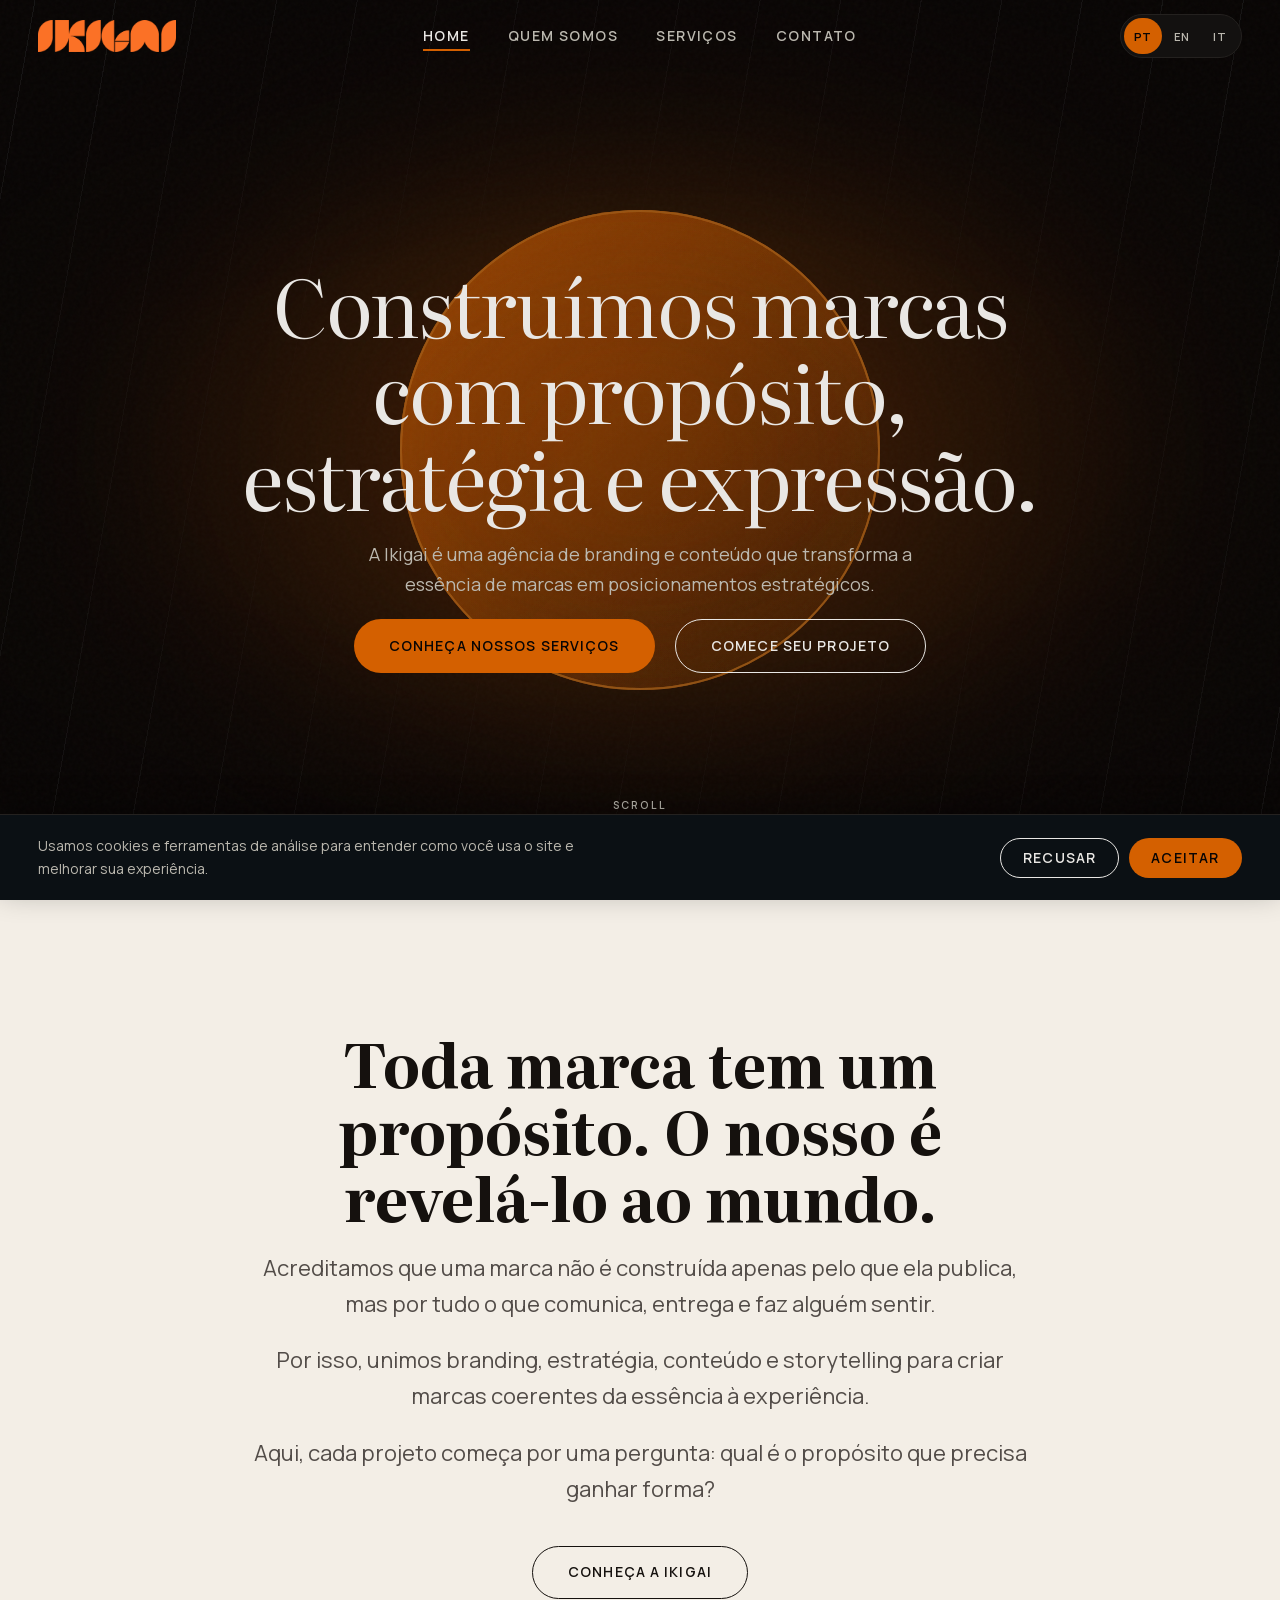
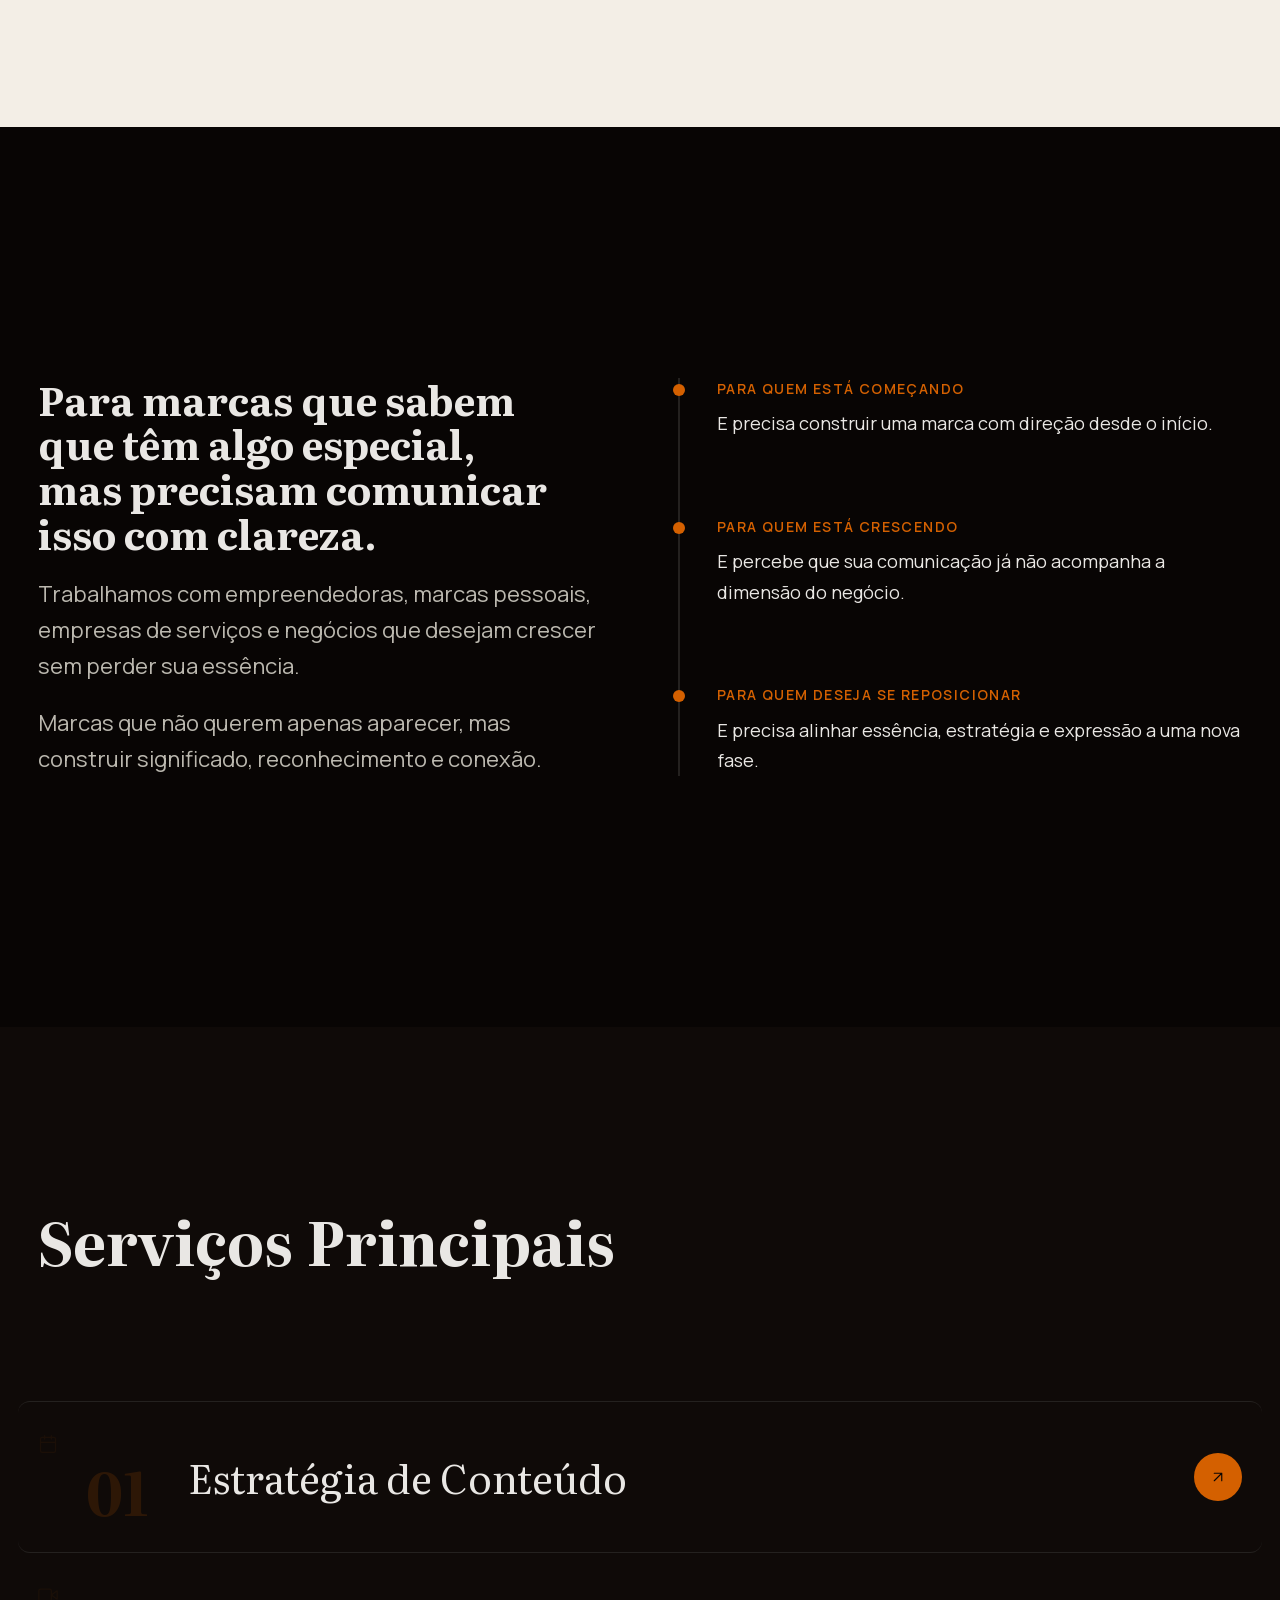
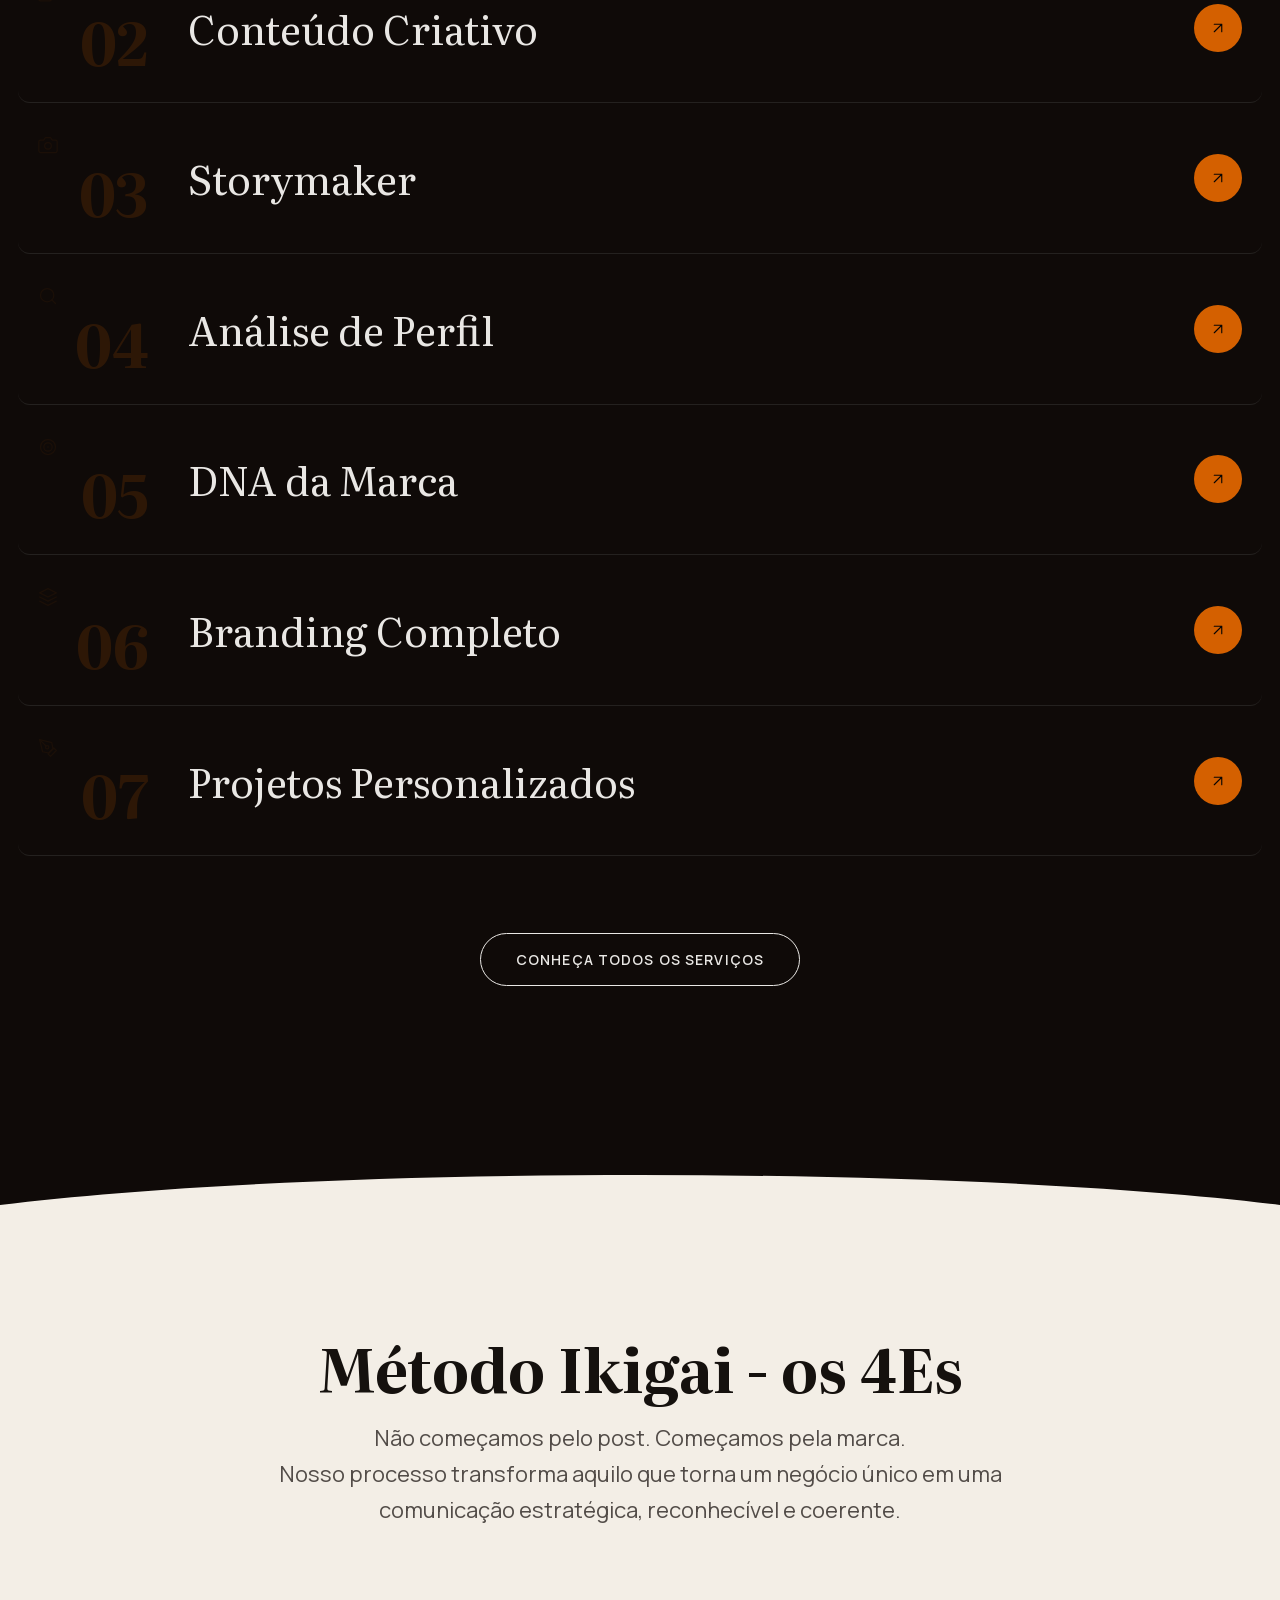
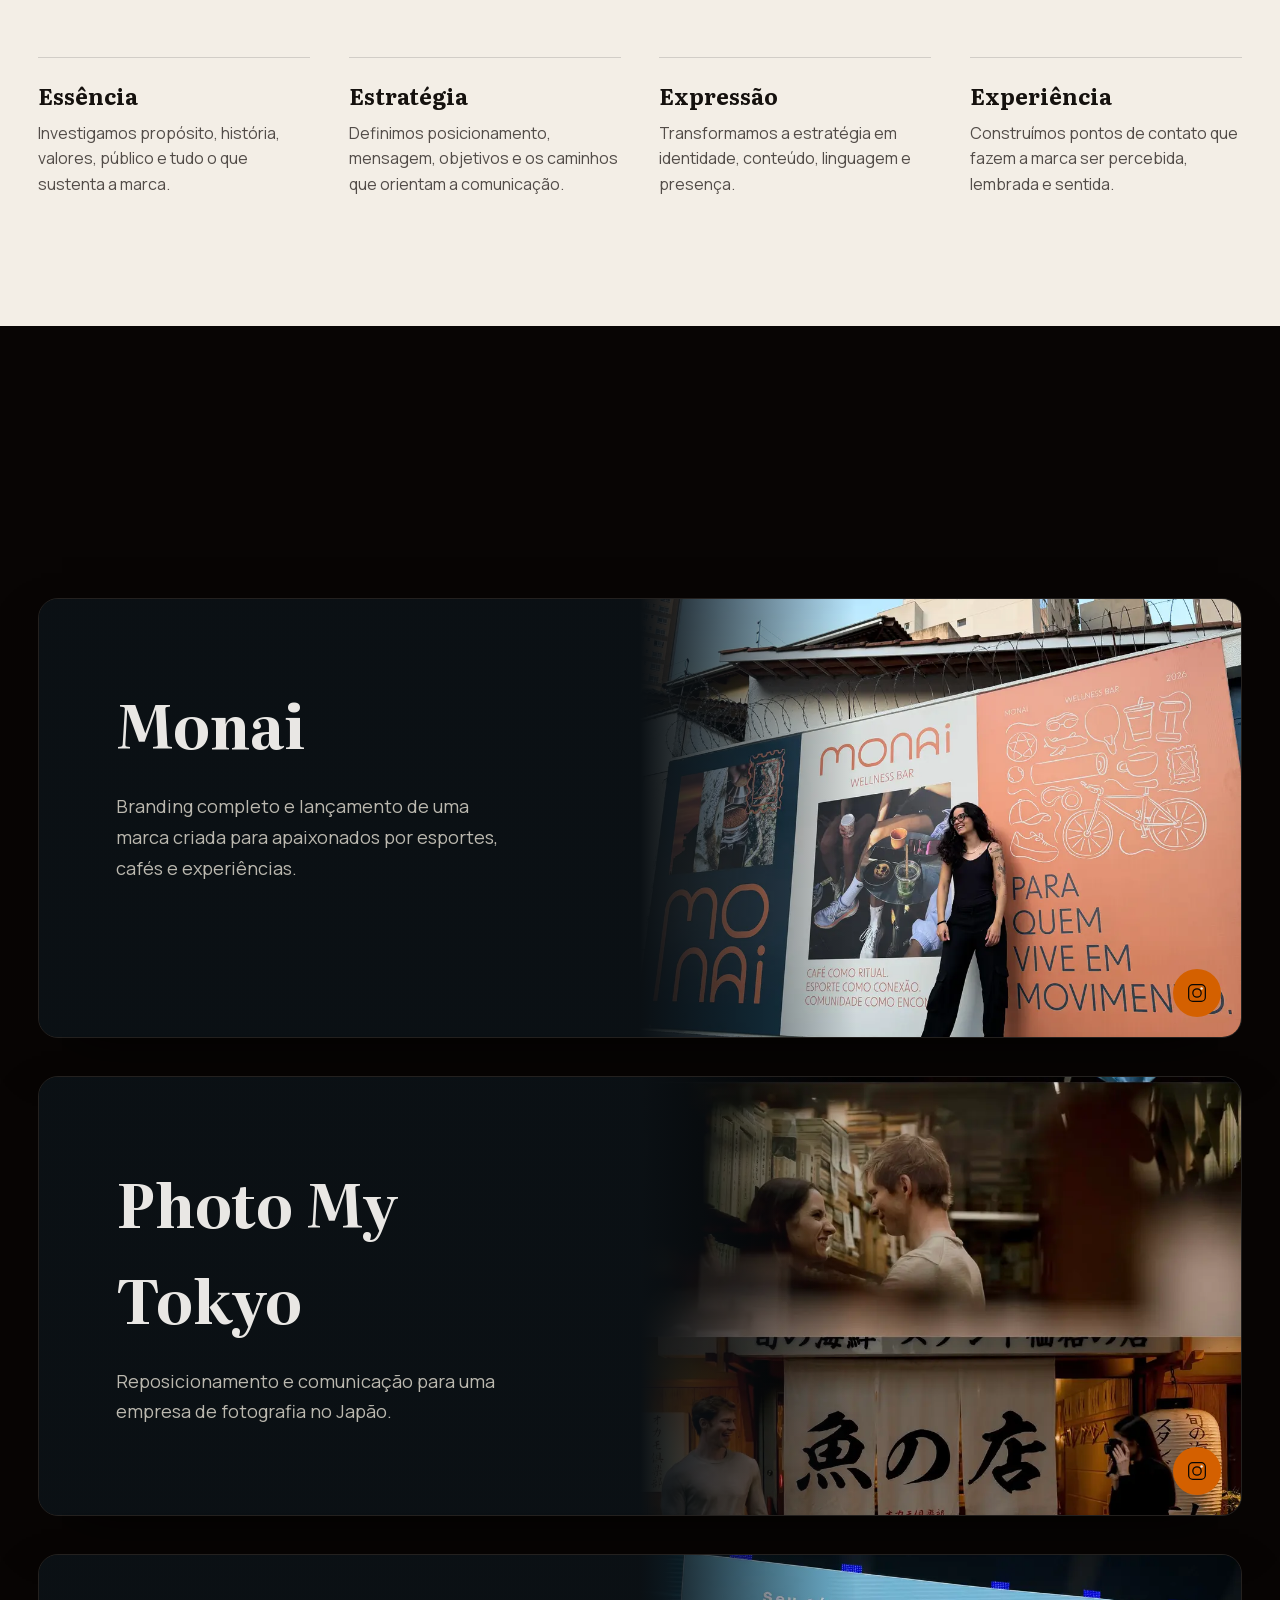
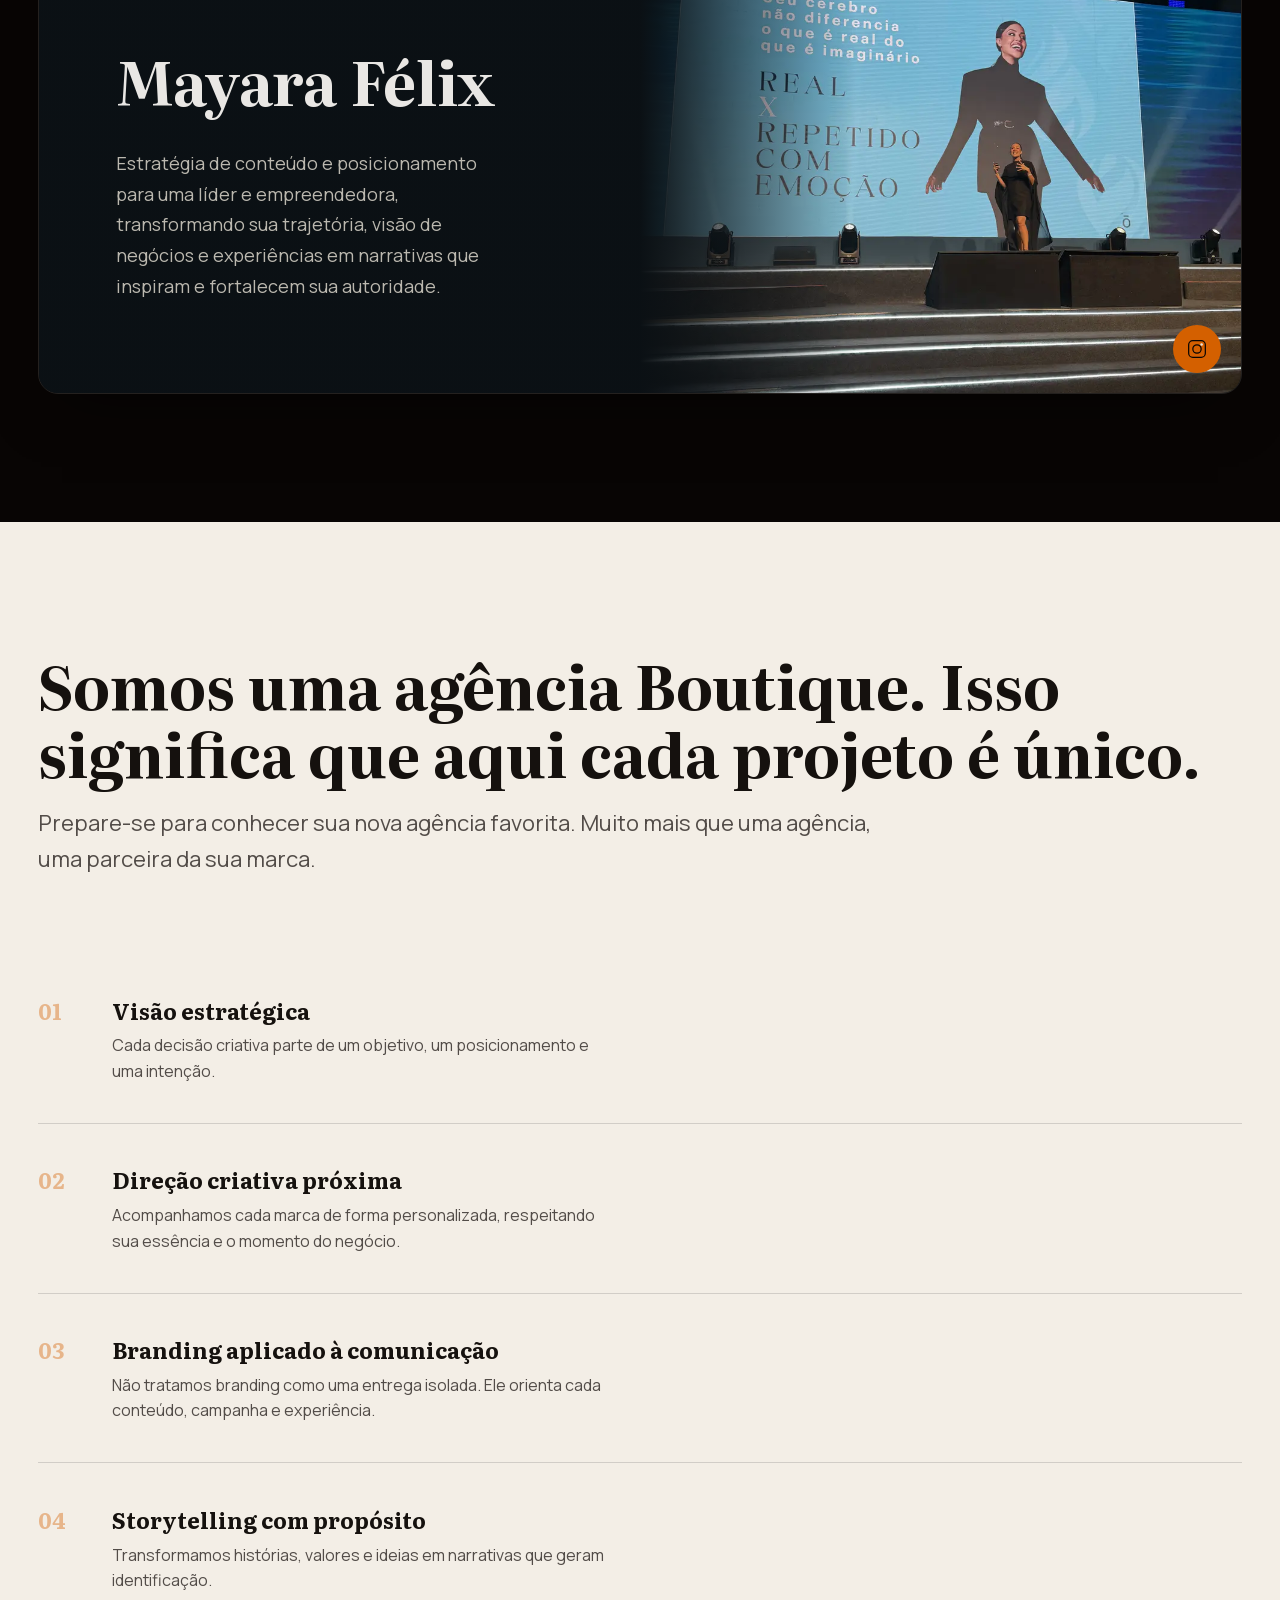
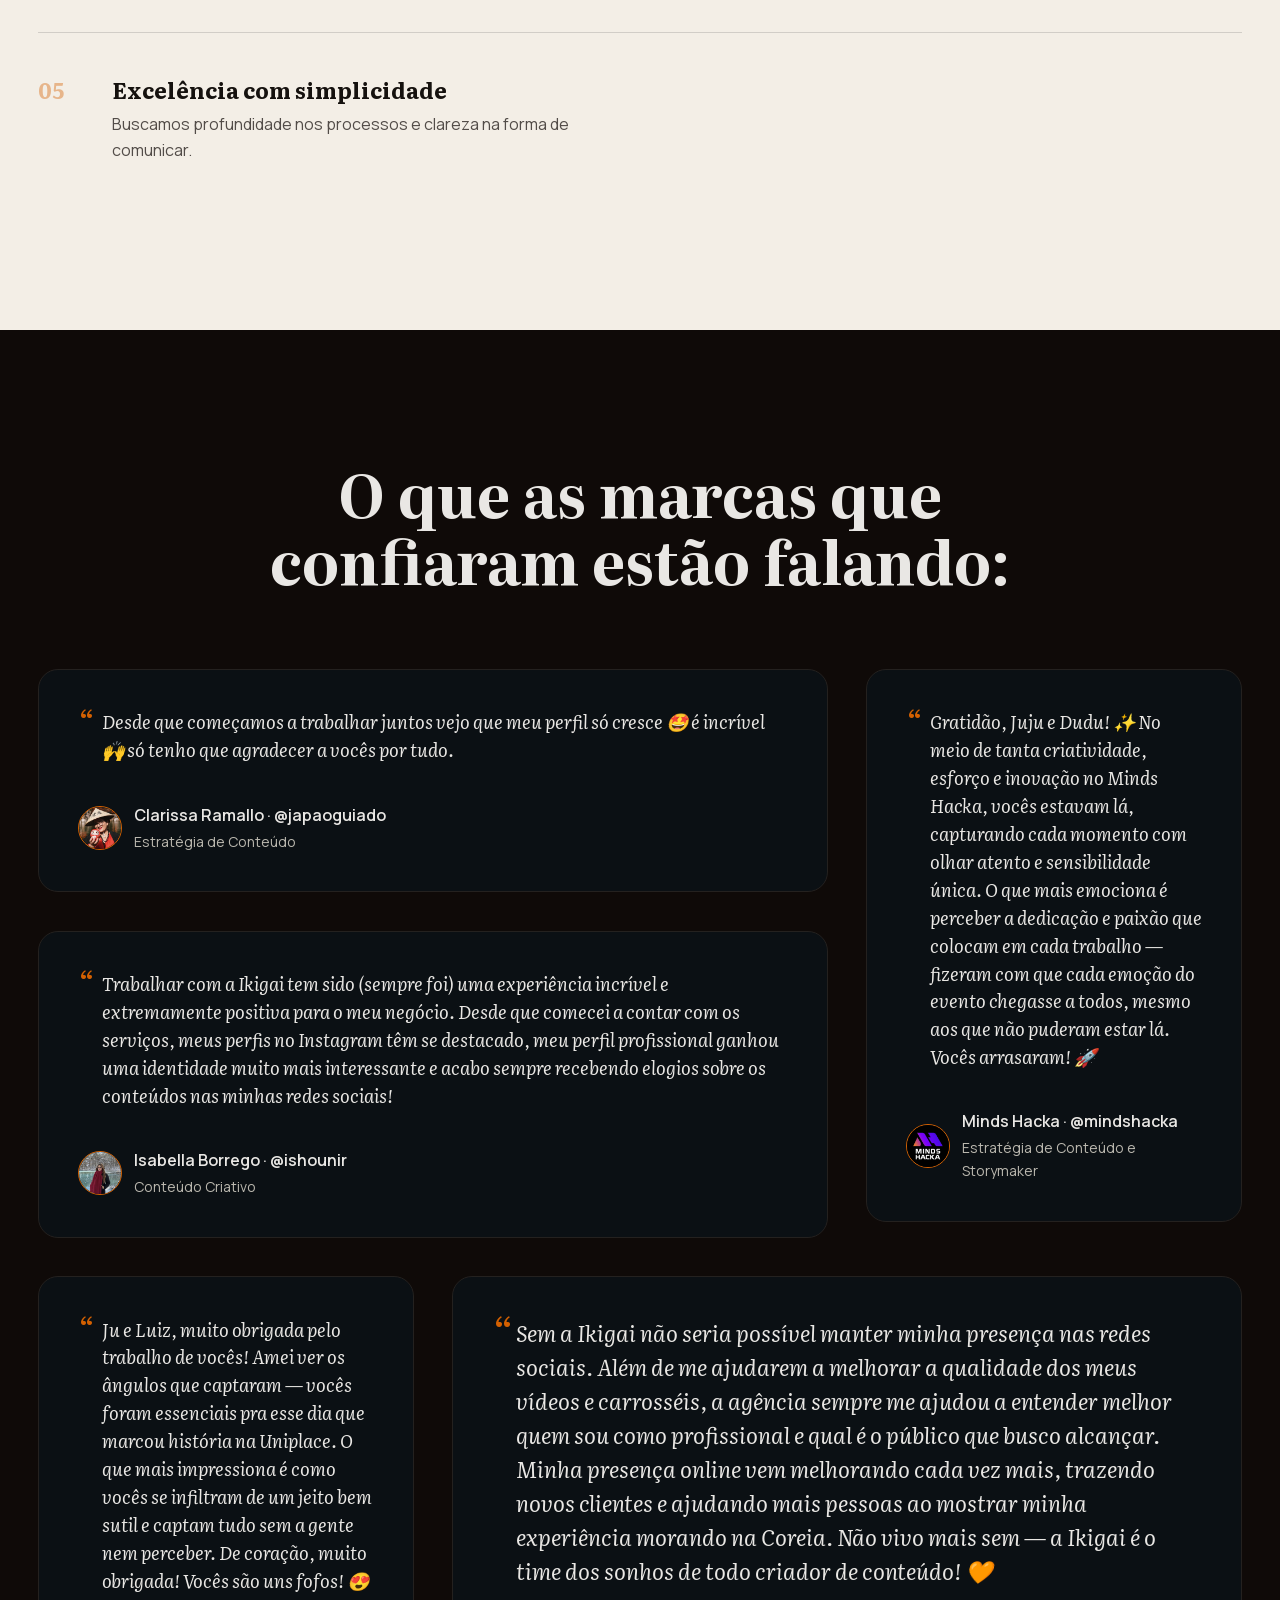
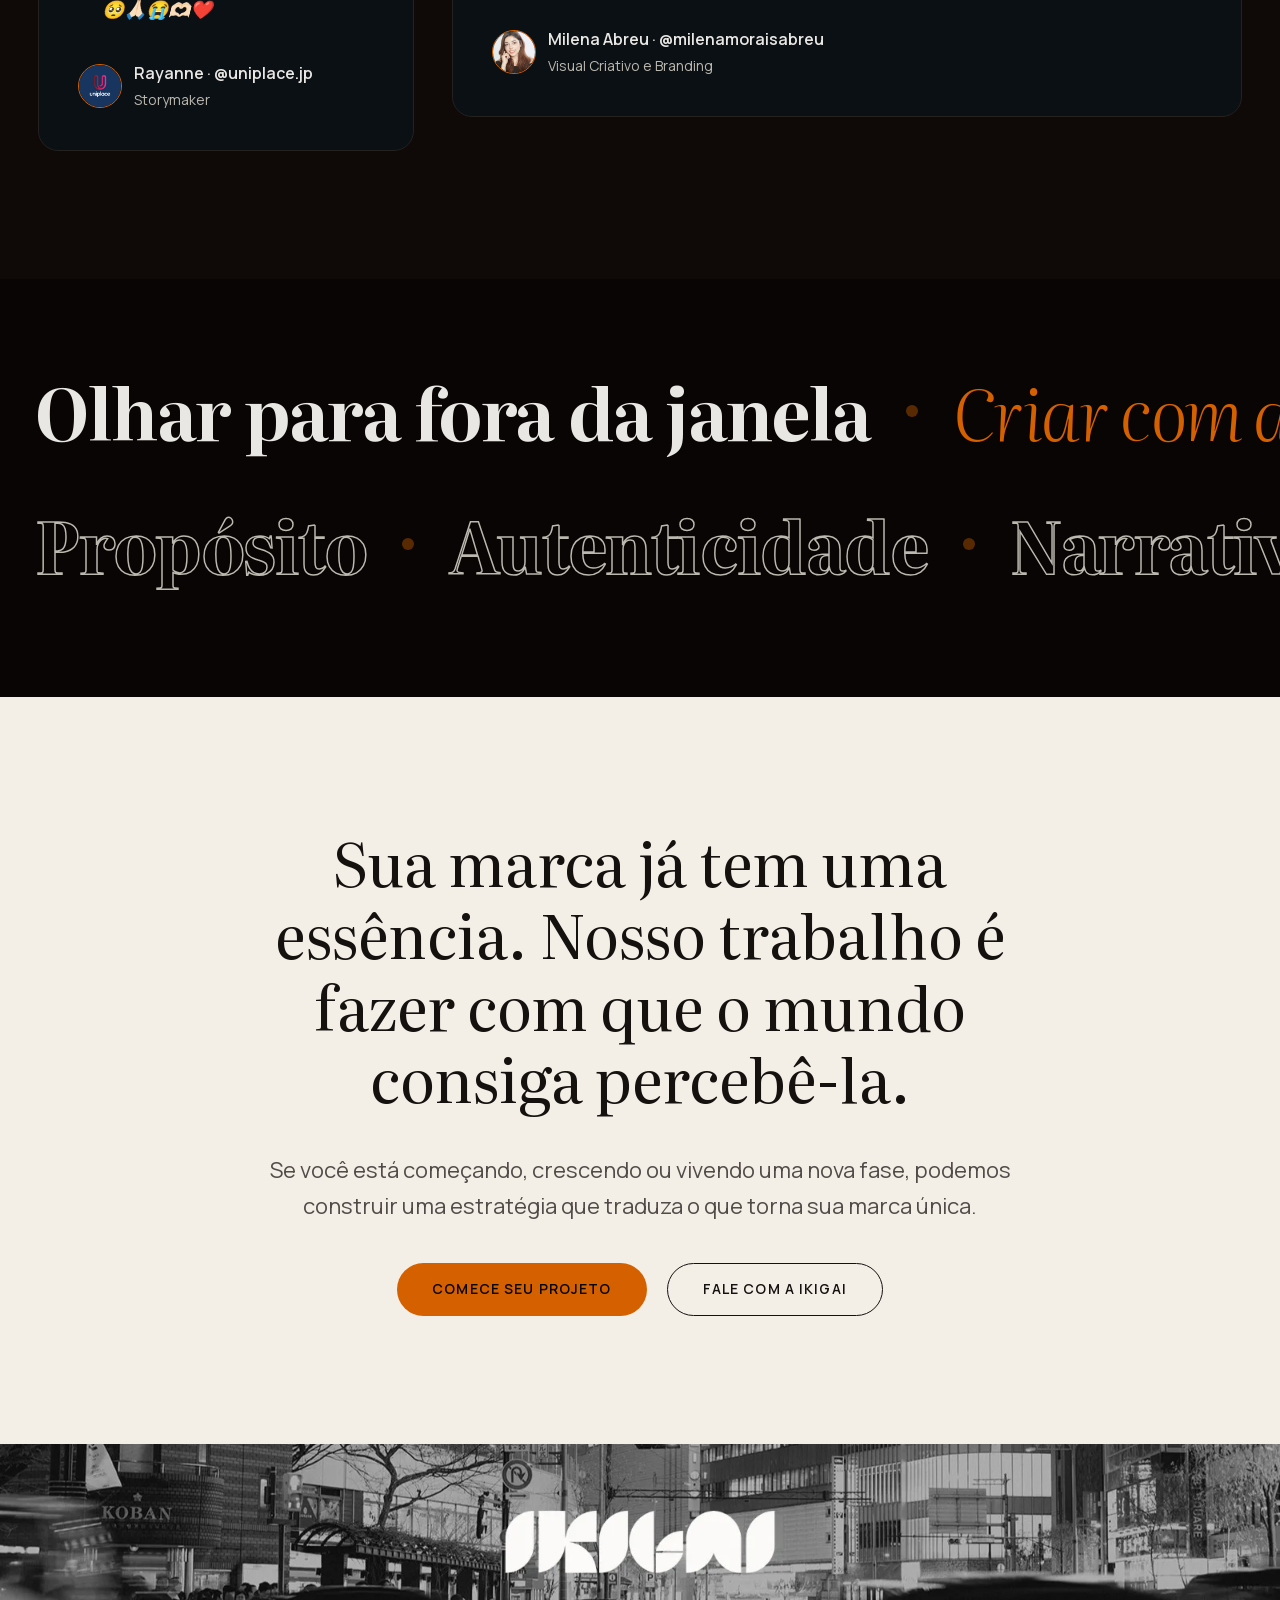
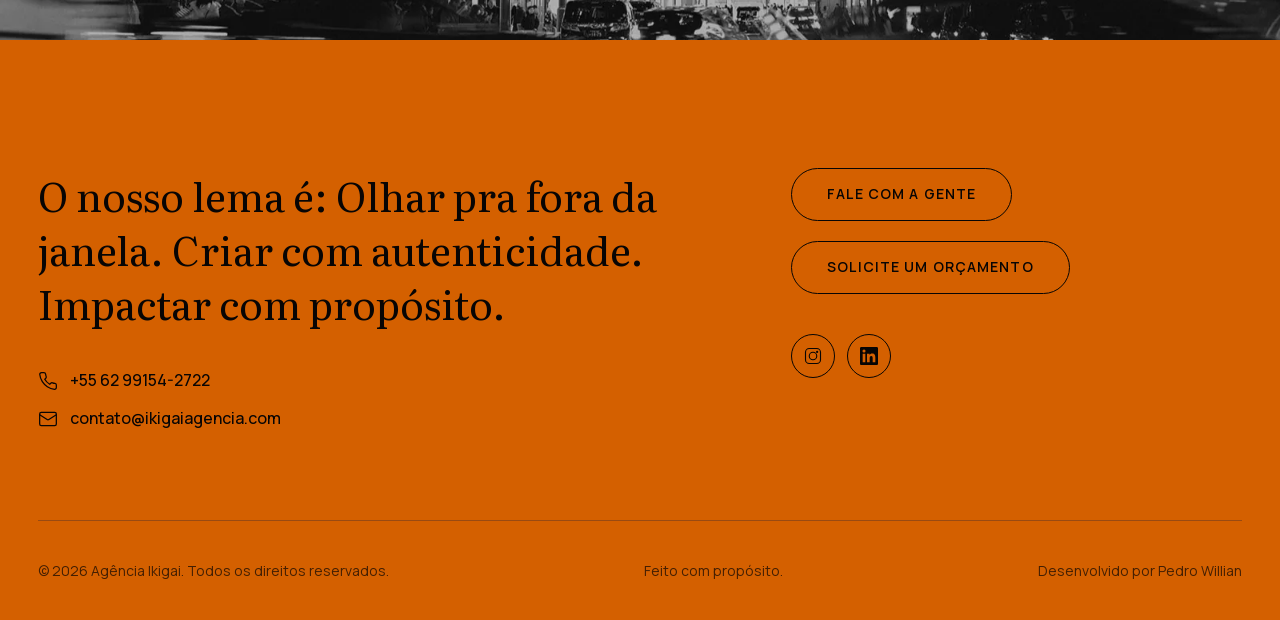
<file: index.html>
<!DOCTYPE html>
<html lang="pt-BR">
<head>
  <meta charset="UTF-8">
  <meta name="viewport" content="width=device-width, initial-scale=1.0">
  <meta name="description" content="Agência Ikigai — Construímos marcas com propósito, estratégia e expressão. Branding, estratégia de conteúdo, Storymaker e projetos personalizados.">
  <meta name="keywords" content="agência de branding, estratégia de conteúdo, branding boutique, storytelling de marca, Ikigai">
  <meta name="author" content="Agência Ikigai">
  <meta name="robots" content="index, follow">
  <meta name="theme-color" content="#D96E30">
  <link rel="canonical" href="https://ikigaiagencia.com/">

  <!-- Open Graph -->
  <meta property="og:type" content="website">
  <meta property="og:title" content="Agência Ikigai — Marcas com Propósito, Estratégia e Expressão">
  <meta property="og:description" content="Agência boutique de branding e conteúdo. Transformamos a essência de marcas em posicionamentos estratégicos.">
  <meta property="og:url" content="https://ikigaiagencia.com/">
  <meta property="og:site_name" content="Agência Ikigai">
  <meta property="og:image" content="https://ikigaiagencia.com/assets/og-image.png">
  <meta property="og:image:width" content="1200">
  <meta property="og:image:height" content="630">
  <meta property="og:image:alt" content="Logo da Agência Ikigai sobre fundo laranja">
  <meta property="og:locale" content="pt_BR">

  <!-- Twitter Card -->
  <meta name="twitter:card" content="summary_large_image">
  <meta name="twitter:title" content="Agência Ikigai — Marcas com Propósito, Estratégia e Expressão">
  <meta name="twitter:description" content="Agência boutique de branding e conteúdo. Transformamos a essência de marcas em posicionamentos estratégicos.">
  <meta name="twitter:image" content="https://ikigaiagencia.com/assets/og-image.png">

  <title>Agência Ikigai — Branding e Conteúdo com Propósito</title>
  <link rel="icon" href="favicon.ico" sizes="48x48">
  <link rel="icon" type="image/png" sizes="32x32" href="assets/favicon-32.png">
  <link rel="icon" type="image/png" sizes="256x256" href="assets/logo_favicon.png">
  <link rel="apple-touch-icon" href="assets/apple-touch-icon.png">
  <link rel="preload" href="assets/fonts/manrope.woff2" as="font" type="font/woff2" crossorigin>
  <link rel="preload" href="assets/fonts/literata-normal.woff2" as="font" type="font/woff2" crossorigin>
  <link rel="stylesheet" href="css/style.css">

  <!-- Structured Data -->
  <script type="application/ld+json">
  {
    "@context": "https://schema.org",
    "@type": "MarketingAgency",
    "name": "Agência Ikigai",
    "url": "https://ikigaiagencia.com",
    "logo": "https://ikigaiagencia.com/assets/logo_header.png",
    "description": "Agência boutique de branding e conteúdo que transforma a essência de marcas em posicionamentos estratégicos.",
    "email": "contato@ikigaiagencia.com",
    "telephone": "+55-62-99154-2722",
    "sameAs": [
      "https://www.instagram.com/agencia.ikigai/",
      "https://www.linkedin.com/company/ikigai-ag%C3%AAncia/"
    ],
    "serviceType": ["Estratégia de Conteúdo", "Conteúdo Criativo", "Storymaker", "Análise de Perfil", "DNA da Marca", "Branding Completo", "Projetos Personalizados"]
  }
  </script>
</head>
<body>

  <a href="#main-content" class="skip-link" data-i18n="a11y.skipToContent">Pular para o conteúdo</a>

  <!-- INTRO (teste) -->
  <div class="intro-overlay" id="intro-overlay">
    <video class="intro-overlay__video" autoplay muted playsinline fetchpriority="low"
           data-src-desktop="assets/intro.mp4" data-src-mobile="assets/intro-mobile.mp4">
    </video>
  </div>

  <!-- HEADER -->
  <header class="header" role="banner">
    <a href="/" class="logo" aria-label="Ikigai - Página inicial">
      <img src="assets/logo_header.png" alt="Agência Ikigai" class="logo__img" width="1472" height="342">
    </a>
    <nav class="nav" aria-label="Navegação principal">
      <a href="/" class="active" data-i18n="nav.home">Home</a>
      <a href="quem-somos" data-i18n="nav.about">Quem Somos</a>
      <a href="servicos" data-i18n="nav.services">Serviços</a>
      <a href="contato" data-i18n="nav.contact">Contato</a>
    </nav>
    <div class="lang-switch" role="group" aria-label="Idioma" data-i18n="a11y.language" data-i18n-attr="aria-label">
      <button type="button" class="lang-switch__btn active" data-lang="pt" lang="pt-BR" aria-label="Português" aria-pressed="true">PT</button>
      <button type="button" class="lang-switch__btn" data-lang="en" lang="en" aria-label="English" aria-pressed="false">EN</button>
      <button type="button" class="lang-switch__btn" data-lang="it" lang="it" aria-label="Italiano" aria-pressed="false">IT</button>
    </div>
    <button class="hamburger" aria-label="Abrir menu" aria-expanded="false">
      <span></span><span></span><span></span>
    </button>
  </header>

  <div class="mobile-nav" role="dialog" aria-label="Menu de navegação">
    <a href="/" data-i18n="nav.home">Home</a>
    <a href="quem-somos" data-i18n="nav.about">Quem Somos</a>
    <a href="servicos" data-i18n="nav.services">Serviços</a>
    <a href="contato" data-i18n="nav.contact">Contato</a>
  </div>

  <!-- HERO -->
  <section id="main-content" class="hero section--dark">
    <!-- Animated grid -->
    <div class="hero__grid" aria-hidden="true"></div>
    <!-- Concentric circles -->
    <div class="hero__circles" aria-hidden="true">
      <div class="hero__circle hero__circle--1"></div>
      <div class="hero__circle hero__circle--2"></div>
      <div class="hero__circle hero__circle--3"></div>
    </div>
    <!-- Radial glow -->
    <div class="hero__glow" aria-hidden="true"></div>
    <div class="hero__noise"></div>
    <div class="hero__content">
      <h1 class="hero__headline" data-i18n="home.hero.headline">Construímos marcas com propósito, estratégia e expressão.</h1>
      <p class="hero__sub" data-i18n="home.hero.sub">A Ikigai é uma agência de branding e conteúdo que transforma a essência de marcas em posicionamentos estratégicos.</p>

      <div class="hero__cta">
        <a href="servicos" class="btn btn--orange" data-i18n="cta.services">Conheça nossos serviços</a>
        <a href="contato" class="btn btn--outline" data-i18n="cta.startProject">Comece seu projeto</a>
      </div>
    </div>
    <!-- Scroll indicator -->
    <div class="hero__scroll" aria-hidden="true">
      <span class="hero__scroll-text" data-i18n="home.hero.scroll">Scroll</span>
      <div class="hero__scroll-line"></div>
    </div>
  </section>

  <!-- INTRODUÇÃO -->
  <section class="section section--warm">
    <div class="container-sm text-center">
      <h2 class="section-title reveal reveal-d1" data-i18n="home.intro.title">Toda marca tem um propósito. O nosso é revelá-lo ao mundo.</h2>
      <p class="section-desc reveal reveal-d2 mx-auto mb-sm" data-i18n="home.intro.text1">Acreditamos que uma marca não é construída apenas pelo que ela publica, mas por tudo o que comunica, entrega e faz alguém sentir.</p>
      <p class="section-desc reveal reveal-d2 mx-auto mb-sm" data-i18n="home.intro.text2">Por isso, unimos branding, estratégia, conteúdo e storytelling para criar marcas coerentes da essência à experiência.</p>
      <p class="section-desc reveal reveal-d2 mx-auto mb-md" data-i18n="home.intro.text3">Aqui, cada projeto começa por uma pergunta: qual é o propósito que precisa ganhar forma?</p>
      <a href="quem-somos" class="btn btn--outline-dark reveal reveal-d3" data-i18n="home.intro.link">Conheça a Ikigai</a>
    </div>
  </section>

  <!-- PARA QUEM É A IKIGAI -->
  <section class="section section--dark section--fullscreen">
    <div class="container split-grid split-grid--center">
      <div class="reveal">
        <h2 class="section-title section-title--md" data-i18n="home.audience.title">Para marcas que sabem que têm algo especial, mas precisam comunicar isso com clareza.</h2>
        <p class="section-desc mt-sm" data-i18n="home.audience.text1">Trabalhamos com empreendedoras, marcas pessoais, empresas de serviços e negócios que desejam crescer sem perder sua essência.</p>
        <p class="section-desc mt-sm" data-i18n="home.audience.text2">Marcas que não querem apenas aparecer, mas construir significado, reconhecimento e conexão.</p>
      </div>
      <div class="reveal reveal-d1">
        <div class="timeline">
          <div class="timeline__item">
            <p class="timeline__year" data-i18n="home.audience.1.title">Para quem está começando</p>
            <p class="timeline__text" data-i18n="home.audience.1.text">E precisa construir uma marca com direção desde o início.</p>
          </div>
          <div class="timeline__item">
            <p class="timeline__year" data-i18n="home.audience.2.title">Para quem está crescendo</p>
            <p class="timeline__text" data-i18n="home.audience.2.text">E percebe que sua comunicação já não acompanha a dimensão do negócio.</p>
          </div>
          <div class="timeline__item">
            <p class="timeline__year" data-i18n="home.audience.3.title">Para quem deseja se reposicionar</p>
            <p class="timeline__text" data-i18n="home.audience.3.text">E precisa alinhar essência, estratégia e expressão a uma nova fase.</p>
          </div>
        </div>
      </div>
    </div>
  </section>

  <!-- SERVIÇOS -->
  <section class="section section--surface section--services">
    <div class="container">
      <div class="services-header reveal">
        <h2 class="section-title" data-i18n="home.services.title">Serviços Principais</h2>
      </div>

      <div class="services-list">

        <a href="servicos" class="service-item reveal">
          <span class="service-item__num">
            <svg class="service-item__icon" viewBox="0 0 24 24" fill="none" stroke="currentColor" stroke-width="1.5" stroke-linecap="round" stroke-linejoin="round"><rect x="3" y="4" width="18" height="18" rx="2"/><path d="M16 2v4M8 2v4M3 10h18"/></svg>
            01
          </span>
          <div class="service-item__body">
            <h3 class="service-item__name" data-i18n="services.1.name">Estratégia de Conteúdo</h3>
            <p class="service-item__desc" data-i18n="home.services.1.desc">Cuidamos de toda a comunicação da sua marca, do planejamento à publicação, para construir posicionamento, presença e crescimento consistente.</p>
          </div>
          <div class="service-item__cta">
            <span class="service-item__cta-text" data-i18n="home.services.cta">Ver mais</span>
            <div class="service-item__arrow"><svg viewBox="0 0 24 24" fill="none" stroke-linecap="round" stroke-linejoin="round" aria-hidden="true"><use href="assets/icons.svg#arrow-up-right"/></svg></div>
          </div>
        </a>

        <a href="servicos" class="service-item reveal reveal-d1">
          <span class="service-item__num">
            <svg class="service-item__icon" viewBox="0 0 24 24" fill="none" stroke="currentColor" stroke-width="1.5" stroke-linecap="round" stroke-linejoin="round"><polygon points="23 7 16 12 23 17 23 7"/><rect x="1" y="5" width="15" height="14" rx="2" ry="2"/></svg>
            02
          </span>
          <div class="service-item__body">
            <h3 class="service-item__name" data-i18n="services.2.name">Conteúdo Criativo</h3>
            <p class="service-item__desc" data-i18n="home.services.2.desc">Desenvolvemos escrita, design, edição e gravação de vídeos para marcas que precisam de conteúdos estratégicos e prontos para publicar.</p>
          </div>
          <div class="service-item__cta">
            <span class="service-item__cta-text" data-i18n="home.services.cta">Ver mais</span>
            <div class="service-item__arrow"><svg viewBox="0 0 24 24" fill="none" stroke-linecap="round" stroke-linejoin="round" aria-hidden="true"><use href="assets/icons.svg#arrow-up-right"/></svg></div>
          </div>
        </a>

        <a href="servicos" class="service-item reveal reveal-d2">
          <span class="service-item__num">
            <svg class="service-item__icon" viewBox="0 0 24 24" fill="none" stroke="currentColor" stroke-width="1.5" stroke-linecap="round" stroke-linejoin="round"><path d="M23 19a2 2 0 01-2 2H3a2 2 0 01-2-2V8a2 2 0 012-2h4l2-3h6l2 3h4a2 2 0 012 2z"/><circle cx="12" cy="13" r="4"/></svg>
            03
          </span>
          <div class="service-item__body">
            <h3 class="service-item__name" data-i18n="services.3.name">Storymaker</h3>
            <p class="service-item__desc" data-i18n="home.services.3.desc">Transformamos eventos, lançamentos, viagens e experiências em stories estratégicos, produzidos e publicados em tempo real.</p>
          </div>
          <div class="service-item__cta">
            <span class="service-item__cta-text" data-i18n="home.services.cta">Ver mais</span>
            <div class="service-item__arrow"><svg viewBox="0 0 24 24" fill="none" stroke-linecap="round" stroke-linejoin="round" aria-hidden="true"><use href="assets/icons.svg#arrow-up-right"/></svg></div>
          </div>
        </a>

        <a href="servicos" class="service-item reveal reveal-d3">
          <span class="service-item__num">
            <svg class="service-item__icon" viewBox="0 0 24 24" fill="none" stroke="currentColor" stroke-width="1.5" stroke-linecap="round" stroke-linejoin="round"><circle cx="11" cy="11" r="8"/><path d="M21 21l-4.35-4.35"/></svg>
            04
          </span>
          <div class="service-item__body">
            <h3 class="service-item__name" data-i18n="home.services.4.name">Análise de Perfil</h3>
            <p class="service-item__desc" data-i18n="home.services.4.desc">Um encontro estratégico para identificar desalinhamentos, oportunidades e os próximos passos para fortalecer sua presença digital.</p>
          </div>
          <div class="service-item__cta">
            <span class="service-item__cta-text" data-i18n="home.services.cta">Ver mais</span>
            <div class="service-item__arrow"><svg viewBox="0 0 24 24" fill="none" stroke-linecap="round" stroke-linejoin="round" aria-hidden="true"><use href="assets/icons.svg#arrow-up-right"/></svg></div>
          </div>
        </a>

        <a href="servicos" class="service-item reveal reveal-d4">
          <span class="service-item__num">
            <svg class="service-item__icon" viewBox="0 0 24 24" fill="none" stroke="currentColor" stroke-width="1.5" stroke-linecap="round" stroke-linejoin="round"><circle cx="12" cy="12" r="9"/><circle cx="12" cy="12" r="5"/><circle cx="12" cy="12" r="1" fill="currentColor" stroke="none"/></svg>
            05
          </span>
          <div class="service-item__body">
            <h3 class="service-item__name" data-i18n="services.5.name">DNA da Marca</h3>
            <p class="service-item__desc" data-i18n="home.services.5.desc">Mapeamos essência, propósito, diferenciais e posicionamento para criar uma direção clara antes de comunicar, crescer ou se reposicionar.</p>
          </div>
          <div class="service-item__cta">
            <span class="service-item__cta-text" data-i18n="home.services.cta">Ver mais</span>
            <div class="service-item__arrow"><svg viewBox="0 0 24 24" fill="none" stroke-linecap="round" stroke-linejoin="round" aria-hidden="true"><use href="assets/icons.svg#arrow-up-right"/></svg></div>
          </div>
        </a>

        <a href="servicos" class="service-item reveal reveal-d5">
          <span class="service-item__num">
            <svg class="service-item__icon" viewBox="0 0 24 24" fill="none" stroke="currentColor" stroke-width="1.5" stroke-linecap="round" stroke-linejoin="round"><path d="M12 2L2 7l10 5 10-5-10-5z"/><path d="M2 17l10 5 10-5"/><path d="M2 12l10 5 10-5"/></svg>
            06
          </span>
          <div class="service-item__body">
            <h3 class="service-item__name" data-i18n="services.6.name">Branding Completo</h3>
            <p class="service-item__desc" data-i18n="home.services.6.desc">Construímos marcas do zero, unindo estratégia, naming e identidade visual para criar uma presença com propósito e personalidade.</p>
          </div>
          <div class="service-item__cta">
            <span class="service-item__cta-text" data-i18n="home.services.cta">Ver mais</span>
            <div class="service-item__arrow"><svg viewBox="0 0 24 24" fill="none" stroke-linecap="round" stroke-linejoin="round" aria-hidden="true"><use href="assets/icons.svg#arrow-up-right"/></svg></div>
          </div>
        </a>

        <a href="servicos" class="service-item reveal reveal-d5">
          <span class="service-item__num">
            <svg class="service-item__icon" viewBox="0 0 24 24" fill="none" stroke="currentColor" stroke-width="1.5" stroke-linecap="round" stroke-linejoin="round"><path d="M12 19l7-7 3 3-7 7-3-3z"/><path d="M18 13l-1.5-7.5L2 2l3.5 14.5L13 18l5-5z"/><path d="M2 2l7.586 7.586"/><circle cx="11" cy="11" r="2"/></svg>
            07
          </span>
          <div class="service-item__body">
            <h3 class="service-item__name" data-i18n="services.7.name">Projetos Personalizados</h3>
            <p class="service-item__desc" data-i18n="home.services.7.desc">Sites, catálogos, apresentações, e-books e materiais para lançamentos ou eventos, desenvolvidos de acordo com a necessidade da sua marca.</p>
          </div>
          <div class="service-item__cta">
            <span class="service-item__cta-text" data-i18n="home.services.cta">Ver mais</span>
            <div class="service-item__arrow"><svg viewBox="0 0 24 24" fill="none" stroke-linecap="round" stroke-linejoin="round" aria-hidden="true"><use href="assets/icons.svg#arrow-up-right"/></svg></div>
          </div>
        </a>

      </div>

      <div class="reveal text-center mt-lg">
        <a href="servicos" class="btn btn--outline" data-i18n="home.services.ctaButton">Conheça todos os serviços</a>
      </div>
    </div>
  </section>

  <!-- DIVIDER -->
  <div class="section-divider" aria-hidden="true">
    <svg viewBox="0 0 1440 60" preserveAspectRatio="none"><path d="M0,60 C360,0 1080,0 1440,60 L1440,0 L0,0 Z" fill="var(--dark-surface)"/></svg>
  </div>

  <!-- MÉTODO IKIGAI — OS 4ES -->
  <section class="section section--warm">
    <div class="container-sm text-center">
      <h2 class="section-title reveal reveal-d1" data-i18n="home.method.title">Método Ikigai - os 4Es</h2>
      <p class="section-desc reveal reveal-d2 mx-auto" data-i18n="home.method.intro1">Não começamos pelo post. Começamos pela marca.</p>
      <p class="section-desc reveal reveal-d2 mx-auto" data-i18n="home.method.intro2">Nosso processo transforma aquilo que torna um negócio único em uma comunicação estratégica, reconhecível e coerente.</p>
    </div>
    <div class="container method-grid">
      <div class="method-step reveal">
        <h3 class="method-step__title" data-i18n="home.method.1.title">Essência</h3>
        <p class="method-step__text" data-i18n="home.method.1.text">Investigamos propósito, história, valores, público e tudo o que sustenta a marca.</p>
      </div>
      <div class="method-step reveal reveal-d1">
        <h3 class="method-step__title" data-i18n="home.method.2.title">Estratégia</h3>
        <p class="method-step__text" data-i18n="home.method.2.text">Definimos posicionamento, mensagem, objetivos e os caminhos que orientam a comunicação.</p>
      </div>
      <div class="method-step reveal reveal-d2">
        <h3 class="method-step__title" data-i18n="home.method.3.title">Expressão</h3>
        <p class="method-step__text" data-i18n="home.method.3.text">Transformamos a estratégia em identidade, conteúdo, linguagem e presença.</p>
      </div>
      <div class="method-step reveal reveal-d3">
        <h3 class="method-step__title" data-i18n="home.method.4.title">Experiência</h3>
        <p class="method-step__text" data-i18n="home.method.4.text">Construímos pontos de contato que fazem a marca ser percebida, lembrada e sentida.</p>
      </div>
    </div>
  </section>

  <!-- PROJETOS SELECIONADOS -->
  <section class="section section--dark">
    <div class="container text-center">
      <h2 class="section-title reveal" data-loop data-i18n="home.projects.title">Alguns dos projetos feitos aqui</h2>
    </div>

    <div class="project-stack">
      <article class="project-card">
        <div class="project-card__body">
          <h3 class="project-card__title" data-i18n="home.projects.1.name">Monai</h3>
          <p class="project-card__text" data-i18n="home.projects.1.desc">Branding completo e lançamento de uma marca criada para apaixonados por esportes, cafés e experiências.</p>
        </div>
        <div class="project-card__media">
          <picture>
            <source type="image/webp" srcset="assets/monai.webp">
            <img src="assets/monai.jpg" width="1000" height="1333" loading="lazy" decoding="async" alt="Ativação da marca Monai em outdoor urbano">
          </picture>
          <a class="project-card__social" href="https://www.instagram.com/seja.monai?igsh=MTgzdzRuNHNxZ21pZA==" target="_blank" rel="noopener" data-i18n="home.projects.instagramLabel" data-i18n-attr="aria-label" aria-label="Ver no Instagram">
            <svg viewBox="0 0 24 24" fill="none" stroke="currentColor" stroke-width="1.5" aria-hidden="true"><use href="assets/icons.svg#instagram"/></svg>
          </a>
        </div>
      </article>

      <article class="project-card">
        <div class="project-card__body">
          <h3 class="project-card__title" data-i18n="home.projects.2.name">Photo My Tokyo</h3>
          <p class="project-card__text" data-i18n="home.projects.2.desc">Reposicionamento e comunicação para uma empresa de fotografia no Japão.</p>
        </div>
        <div class="project-card__media">
          <picture>
            <source type="image/webp" srcset="assets/photo-my-tokyo.webp">
            <img src="assets/photo-my-tokyo.jpg" width="1000" height="750" loading="lazy" decoding="async" alt="Sequência de cenas em Tóquio produzidas para a Photo My Tokyo">
          </picture>
          <a class="project-card__social" href="https://www.instagram.com/photomytokyo?igsh=MXZncWh0ZXRsNjBvNw==" target="_blank" rel="noopener" data-i18n="home.projects.instagramLabel" data-i18n-attr="aria-label" aria-label="Ver no Instagram">
            <svg viewBox="0 0 24 24" fill="none" stroke="currentColor" stroke-width="1.5" aria-hidden="true"><use href="assets/icons.svg#instagram"/></svg>
          </a>
        </div>
      </article>

      <article class="project-card">
        <div class="project-card__body">
          <h3 class="project-card__title" data-i18n="home.projects.3.name">Mayara Félix</h3>
          <p class="project-card__text" data-i18n="home.projects.3.desc">Estratégia de conteúdo e posicionamento para uma líder e empreendedora, transformando sua trajetória, visão de negócios e experiências em narrativas que inspiram e fortalecem sua autoridade.</p>
        </div>
        <div class="project-card__media">
          <picture>
            <source type="image/webp" srcset="assets/mayara-felix.webp">
            <img src="assets/mayara-felix.jpg" width="1000" height="1333" loading="lazy" decoding="async" alt="Mayara Félix palestrando em um evento">
          </picture>
          <a class="project-card__social" href="https://www.instagram.com/felixmayara?igsh=MThlMWFldzQxa3BwMw==" target="_blank" rel="noopener" data-i18n="home.projects.instagramLabel" data-i18n-attr="aria-label" aria-label="Ver no Instagram">
            <svg viewBox="0 0 24 24" fill="none" stroke="currentColor" stroke-width="1.5" aria-hidden="true"><use href="assets/icons.svg#instagram"/></svg>
          </a>
        </div>
      </article>
    </div>
  </section>

  <!-- DIFERENCIAIS DA IKIGAI -->
  <section class="section section--warm">
    <div class="container">
      <h2 class="section-title reveal reveal-d1" data-i18n="home.diff.title1">Somos uma agência Boutique. Isso significa que aqui cada projeto é único.</h2>
      <p class="section-desc reveal reveal-d2 mb-md" data-i18n="home.diff.title2">Prepare-se para conhecer sua nova agência favorita. Muito mais que uma agência, uma parceira da sua marca.</p>

      <div class="diff-list">
        <div class="diff-item reveal">
          <span class="diff-item__num">01</span>
          <div>
            <h3 class="diff-item__title" data-i18n="home.diff.1.title">Visão estratégica</h3>
            <p class="diff-item__text" data-i18n="home.diff.1.text">Cada decisão criativa parte de um objetivo, um posicionamento e uma intenção.</p>
          </div>
        </div>
        <div class="diff-item reveal reveal-d1">
          <span class="diff-item__num">02</span>
          <div>
            <h3 class="diff-item__title" data-i18n="home.diff.2.title">Direção criativa próxima</h3>
            <p class="diff-item__text" data-i18n="home.diff.2.text">Acompanhamos cada marca de forma personalizada, respeitando sua essência e o momento do negócio.</p>
          </div>
        </div>
        <div class="diff-item reveal reveal-d2">
          <span class="diff-item__num">03</span>
          <div>
            <h3 class="diff-item__title" data-i18n="home.diff.3.title">Branding aplicado à comunicação</h3>
            <p class="diff-item__text" data-i18n="home.diff.3.text">Não tratamos branding como uma entrega isolada. Ele orienta cada conteúdo, campanha e experiência.</p>
          </div>
        </div>
        <div class="diff-item reveal reveal-d3">
          <span class="diff-item__num">04</span>
          <div>
            <h3 class="diff-item__title" data-i18n="home.diff.4.title">Storytelling com propósito</h3>
            <p class="diff-item__text" data-i18n="home.diff.4.text">Transformamos histórias, valores e ideias em narrativas que geram identificação.</p>
          </div>
        </div>
        <div class="diff-item reveal reveal-d4">
          <span class="diff-item__num">05</span>
          <div>
            <h3 class="diff-item__title" data-i18n="home.diff.5.title">Excelência com simplicidade</h3>
            <p class="diff-item__text" data-i18n="home.diff.5.text">Buscamos profundidade nos processos e clareza na forma de comunicar.</p>
          </div>
        </div>
      </div>
    </div>
  </section>

  <!-- DEPOIMENTOS -->
  <section class="section section--surface">
    <div class="container text-center">
      <h2 class="section-title reveal" data-i18n="home.testimonials.title">O que as marcas que confiaram estão falando:</h2>
    </div>

    <div class="testimonials-grid" role="region" aria-label="Depoimentos de clientes">

      <div class="testimonial-stack testimonial-card--wide">
        <article class="testimonial-card reveal">
          <blockquote class="testimonial__quote" data-i18n="home.testimonials.1.quote">Desde que começamos a trabalhar juntos vejo que meu perfil só cresce 🤩 é incrível 🙌 só tenho que agradecer a vocês por tudo.</blockquote>
          <div class="testimonial__meta">
            <img class="testimonial__avatar" src="assets/clarissa-ramallo.jpg" width="300" height="300" alt="" loading="lazy" decoding="async">
            <div>
              <p class="testimonial__client" data-i18n="home.testimonials.1.client">Clarissa Ramallo · @japaoguiado</p>
              <p class="testimonial__role" data-i18n="home.testimonials.1.role">Estratégia de Conteúdo</p>
            </div>
          </div>
        </article>

        <article class="testimonial-card reveal reveal-d1">
          <blockquote class="testimonial__quote" data-i18n="home.testimonials.2.quote">Trabalhar com a Ikigai tem sido (sempre foi) uma experiência incrível e extremamente positiva para o meu negócio. Desde que comecei a contar com os serviços, meus perfis no Instagram têm se destacado, meu perfil profissional ganhou uma identidade muito mais interessante e acabo sempre recebendo elogios sobre os conteúdos nas minhas redes sociais!</blockquote>
          <div class="testimonial__meta">
            <img class="testimonial__avatar" src="assets/isabella-borrego.jpg" width="300" height="300" alt="" loading="lazy" decoding="async">
            <div>
              <p class="testimonial__client" data-i18n="home.testimonials.2.client">Isabella Borrego · @ishounir</p>
              <p class="testimonial__role" data-i18n="home.testimonials.2.role">Conteúdo Criativo</p>
            </div>
          </div>
        </article>
      </div>

      <article class="testimonial-card reveal reveal-d2">
        <blockquote class="testimonial__quote" data-i18n="home.testimonials.3.quote">Gratidão, Juju e Dudu! ✨ No meio de tanta criatividade, esforço e inovação no Minds Hacka, vocês estavam lá, capturando cada momento com olhar atento e sensibilidade única. O que mais emociona é perceber a dedicação e paixão que colocam em cada trabalho — fizeram com que cada emoção do evento chegasse a todos, mesmo aos que não puderam estar lá. Vocês arrasaram! 🚀</blockquote>
        <div class="testimonial__meta">
          <img class="testimonial__avatar" src="assets/minds-hacka.jpg" width="300" height="300" alt="" loading="lazy" decoding="async">
          <div>
            <p class="testimonial__client" data-i18n="home.testimonials.3.client">Minds Hacka · @mindshacka</p>
            <p class="testimonial__role" data-i18n="home.testimonials.3.role">Estratégia de Conteúdo e Storymaker</p>
          </div>
        </div>
      </article>

      <article class="testimonial-card reveal reveal-d3">
        <blockquote class="testimonial__quote" data-i18n="home.testimonials.5.quote">Ju e Luiz, muito obrigada pelo trabalho de vocês! Amei ver os ângulos que captaram — vocês foram essenciais pra esse dia que marcou história na Uniplace. O que mais impressiona é como vocês se infiltram de um jeito bem sutil e captam tudo sem a gente nem perceber. De coração, muito obrigada! Vocês são uns fofos! 😍🥺🙏🏻😭🫶🏻❤️</blockquote>
        <div class="testimonial__meta">
          <img class="testimonial__avatar" src="assets/uniplace.jpg" width="607" height="607" alt="" loading="lazy" decoding="async">
          <div>
            <p class="testimonial__client" data-i18n="home.testimonials.5.client">Rayanne · @uniplace.jp</p>
            <p class="testimonial__role" data-i18n="home.testimonials.5.role">Storymaker</p>
          </div>
        </div>
      </article>

      <article class="testimonial-card testimonial-card--featured reveal reveal-d4">
        <blockquote class="testimonial__quote" data-i18n="home.testimonials.4.quote">Sem a Ikigai não seria possível manter minha presença nas redes sociais. Além de me ajudarem a melhorar a qualidade dos meus vídeos e carrosséis, a agência sempre me ajudou a entender melhor quem sou como profissional e qual é o público que busco alcançar. Minha presença online vem melhorando cada vez mais, trazendo novos clientes e ajudando mais pessoas ao mostrar minha experiência morando na Coreia. Não vivo mais sem — a Ikigai é o time dos sonhos de todo criador de conteúdo! 🧡</blockquote>
        <div class="testimonial__meta">
          <img class="testimonial__avatar" src="assets/milena-abreu.jpg" width="300" height="300" alt="" loading="lazy" decoding="async">
          <div>
            <p class="testimonial__client" data-i18n="home.testimonials.4.client">Milena Abreu · @milenamoraisabreu</p>
            <p class="testimonial__role" data-i18n="home.testimonials.4.role">Visual Criativo e Branding</p>
          </div>
        </div>
      </article>

    </div>
  </section>

  <!-- MARQUEE LEMA -->
  <section class="marquee-section section--dark" aria-label="Lema da agência">
    <div class="marquee" aria-hidden="true">
      <div class="marquee__track">
        <span class="marquee__item" data-i18n="home.marquee.1">Olhar para fora da janela</span>
        <span class="marquee__sep"></span>
        <span class="marquee__item marquee__item--italic" data-i18n="home.marquee.2">Criar com autenticidade</span>
        <span class="marquee__sep"></span>
        <span class="marquee__item" data-i18n="home.marquee.3">Impactar com propósito</span>
        <span class="marquee__sep"></span>
        <span class="marquee__item marquee__item--italic" data-i18n="home.marquee.1">Olhar para fora da janela</span>
        <span class="marquee__sep"></span>
        <span class="marquee__item" data-i18n="home.marquee.2">Criar com autenticidade</span>
        <span class="marquee__sep"></span>
        <span class="marquee__item marquee__item--italic" data-i18n="home.marquee.3">Impactar com propósito</span>
        <span class="marquee__sep"></span>
      </div>
    </div>
    <div class="marquee marquee--reverse" aria-hidden="true">
      <div class="marquee__track">
        <span class="marquee__item marquee__item--outline" data-i18n="home.marquee.k1">Propósito</span>
        <span class="marquee__sep"></span>
        <span class="marquee__item marquee__item--outline" data-i18n="home.marquee.k2">Autenticidade</span>
        <span class="marquee__sep"></span>
        <span class="marquee__item marquee__item--outline" data-i18n="home.marquee.k3">Narrativa</span>
        <span class="marquee__sep"></span>
        <span class="marquee__item marquee__item--outline" data-i18n="home.marquee.k1">Propósito</span>
        <span class="marquee__sep"></span>
        <span class="marquee__item marquee__item--outline" data-i18n="home.marquee.k2">Autenticidade</span>
        <span class="marquee__sep"></span>
        <span class="marquee__item marquee__item--outline" data-i18n="home.marquee.k3">Narrativa</span>
        <span class="marquee__sep"></span>
      </div>
    </div>
  </section>

  <!-- CHAMADA FINAL -->
  <section class="section section--warm cta-section">
    <div class="container-sm reveal">
      <h2 class="cta-section__title" data-i18n="home.finalCta.title">Sua marca já tem uma essência. Nosso trabalho é fazer com que o mundo consiga percebê-la.</h2>
      <p class="section-desc mx-auto mb-md" data-i18n="home.finalCta.text">Se você está começando, crescendo ou vivendo uma nova fase, podemos construir uma estratégia que traduza o que torna sua marca única.</p>
      <div class="hero__cta">
        <a href="contato" class="btn btn--orange" data-i18n="cta.startProject">Comece seu projeto</a>
        <a href="https://api.whatsapp.com/send?phone=5562991542722&text=Ol%C3%A1%2C%20gostaria%20de%20saber%20mais%20sobre%20os%20servi%C3%A7os%20da%20Ikigai!" class="btn btn--outline-dark" target="_blank" rel="noopener" data-i18n="cta.talkToIkigai">Fale com a Ikigai</a>
      </div>
    </div>
  </section>

  <!-- PRÉ-FOOTER -->
  <section class="prefooter section--dark" aria-hidden="true">
    <picture>
      <source type="image/webp" srcset="assets/prefooter-tokyo.webp">
      <img class="prefooter__photo" src="assets/prefooter-tokyo.jpg" width="1600" height="400" loading="lazy" decoding="async" alt="">
    </picture>
  </section>

  <!-- FOOTER -->
  <footer class="footer" role="contentinfo">
    <div class="footer__grid">
      <div>
        <p class="footer__tagline" data-i18n="footer.tagline">O nosso lema é: Olhar pra fora da janela. Criar com autenticidade. Impactar com propósito.</p>
        <div class="footer__contact-row">
          <svg viewBox="0 0 24 24" fill="none" stroke="currentColor" stroke-width="1.5" aria-hidden="true"><use href="assets/icons.svg#phone"/></svg>
          <span>+55 62 99154-2722</span>
        </div>
        <div class="footer__contact-row">
          <svg viewBox="0 0 24 24" fill="none" stroke="currentColor" stroke-width="1.5" aria-hidden="true"><use href="assets/icons.svg#email"/></svg>
          <span>contato@ikigaiagencia.com</span>
        </div>
      </div>
      <div class="footer__actions">
        <a href="https://api.whatsapp.com/send?phone=5562991542722&text=Ol%C3%A1%2C%20gostaria%20de%20saber%20mais%20sobre%20os%20servi%C3%A7os%20da%20Ikigai!" class="btn btn--outline" target="_blank" rel="noopener" data-i18n="cta.talk">Fale com a gente</a>
        <a href="contato" class="btn btn--outline" data-i18n="cta.quote">Solicite um orçamento</a>
        <div class="footer__social">
          <a href="https://www.instagram.com/agencia.ikigai/" target="_blank" rel="noopener" aria-label="Instagram">
            <svg viewBox="0 0 24 24" fill="none" stroke="currentColor" stroke-width="1.5" aria-hidden="true"><use href="assets/icons.svg#instagram"/></svg>
          </a>
          <a href="https://www.linkedin.com/company/ikigai-ag%C3%AAncia/" target="_blank" rel="noopener" aria-label="LinkedIn">
            <svg viewBox="0 0 24 24" fill="currentColor" aria-hidden="true"><use href="assets/icons.svg#linkedin"/></svg>
          </a>
        </div>
      </div>
    </div>
    <div class="footer__bottom">
      <span>&copy; <span id="copyright-year"></span> <span data-i18n="footer.rightsSuffix">Agência Ikigai. Todos os direitos reservados.</span></span>
      <span data-i18n="footer.made">Feito com propósito.</span>
      <span data-i18n-html="footer.devCredit">Desenvolvido por <a href="https://www.linkedin.com/in/pedro-willian-moraes-louren%C3%A7o-121030289/" target="_blank" rel="noopener">Pedro Willian</a></span>
    </div>
  </footer>

  <div class="cookie-consent" hidden>
    <p class="cookie-consent__text" data-i18n="cookieConsent.text">Usamos cookies e ferramentas de análise para entender como você usa o site e melhorar sua experiência.</p>
    <div class="cookie-consent__actions">
      <button type="button" class="btn btn--outline cookie-consent__decline" data-i18n="cookieConsent.decline">Recusar</button>
      <button type="button" class="btn btn--orange cookie-consent__accept" data-i18n="cookieConsent.accept">Aceitar</button>
    </div>
  </div>

  <script src="js/main.js" defer></script>
  <script src="js/i18n.js" defer></script>
  <script src="js/consent.js" defer></script>
  <script src="js/intro.js" defer></script>
</body>
</html>
</file>
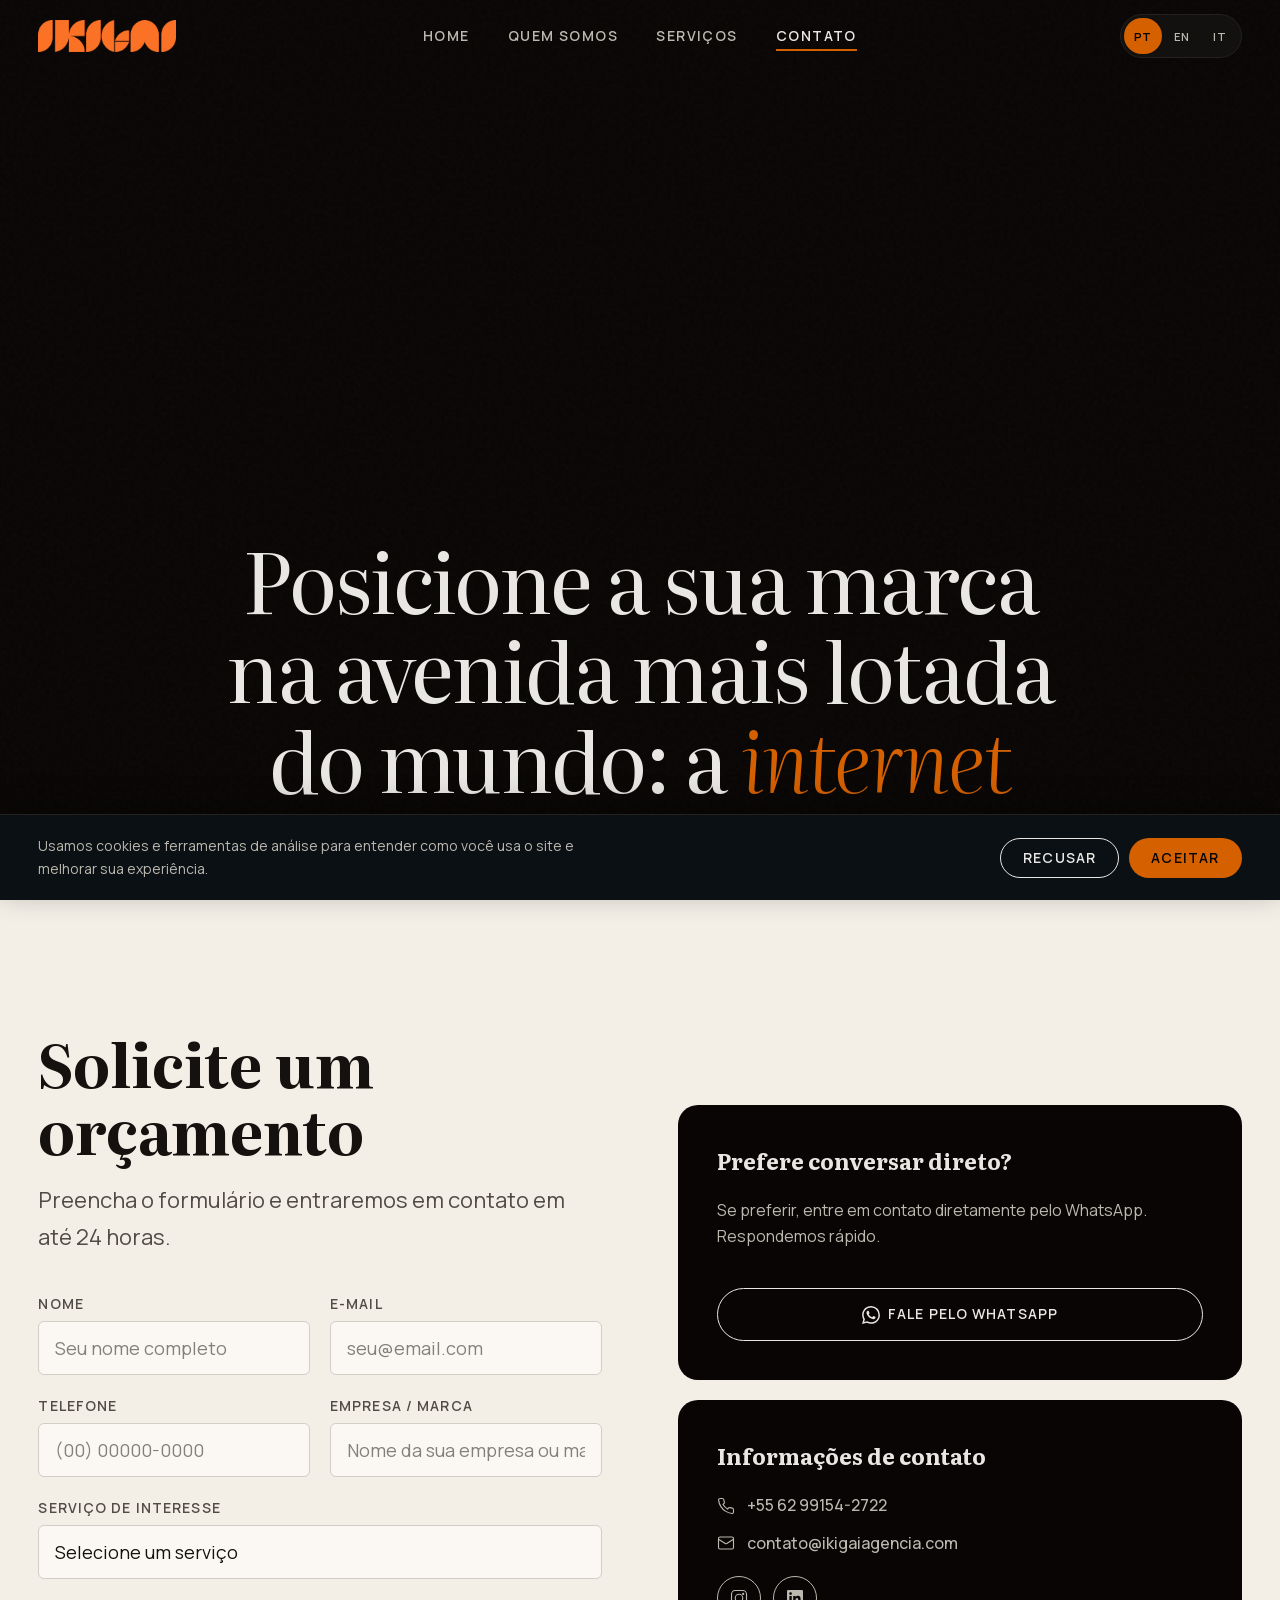
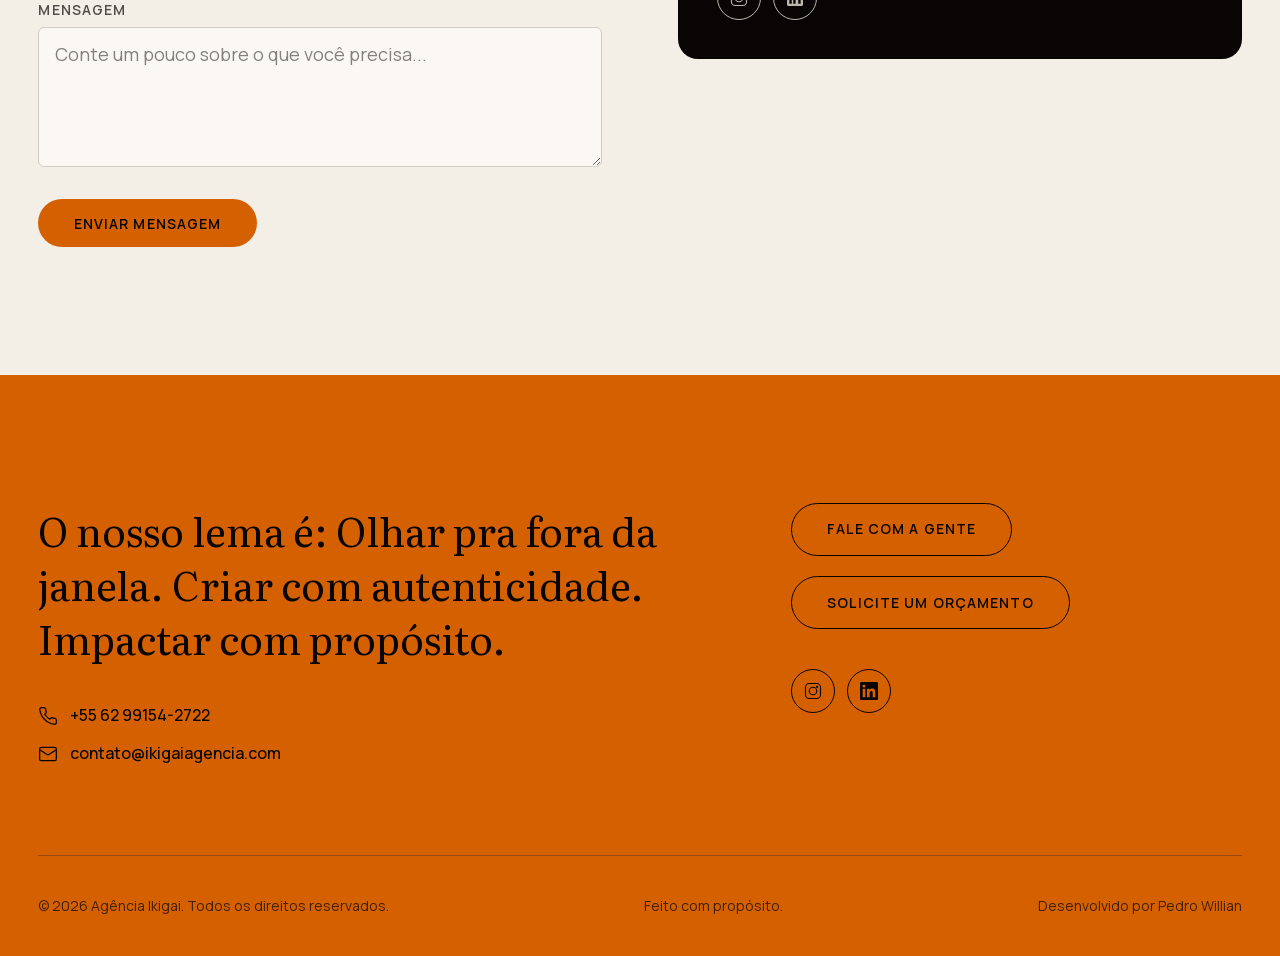
<file: contato.html>
<!DOCTYPE html>
<html lang="pt-BR">
<head>
  <meta charset="UTF-8">
  <meta name="viewport" content="width=device-width, initial-scale=1.0">
  <meta name="description" content="Entre em contato com a Agência Ikigai. Solicite um orçamento ou fale com nossa equipe pelo WhatsApp.">
  <meta name="keywords" content="contato agência Ikigai, orçamento marketing digital, WhatsApp agência">
  <meta name="author" content="Agência Ikigai">
  <meta name="robots" content="index, follow">
  <meta name="theme-color" content="#D96E30">
  <link rel="canonical" href="https://ikigaiagencia.com/contato">

  <meta property="og:type" content="website">
  <meta property="og:title" content="Contato — Agência Ikigai">
  <meta property="og:description" content="Entre em contato com a Agência Ikigai. Solicite um orçamento ou fale pelo WhatsApp.">
  <meta property="og:url" content="https://ikigaiagencia.com/contato">
  <meta property="og:site_name" content="Agência Ikigai">
  <meta property="og:image" content="https://ikigaiagencia.com/assets/og-image.png">
  <meta property="og:image:width" content="1200">
  <meta property="og:image:height" content="630">
  <meta property="og:image:alt" content="Logo da Agência Ikigai sobre fundo laranja">
  <meta property="og:locale" content="pt_BR">
  <meta name="twitter:card" content="summary_large_image">
  <meta name="twitter:title" content="Contato — Agência Ikigai">
  <meta name="twitter:description" content="Solicite um orçamento ou fale com a equipe Ikigai.">

  <title>Contato — Agência Ikigai</title>
  <link rel="icon" href="favicon.ico" sizes="48x48">
  <link rel="icon" type="image/png" sizes="32x32" href="assets/favicon-32.png">
  <link rel="icon" type="image/png" sizes="256x256" href="assets/logo_favicon.png">
  <link rel="apple-touch-icon" href="assets/apple-touch-icon.png">
  <link rel="preload" href="assets/fonts/manrope.woff2" as="font" type="font/woff2" crossorigin>
  <link rel="preload" href="assets/fonts/literata-normal.woff2" as="font" type="font/woff2" crossorigin>
  <link rel="stylesheet" href="css/style.css">

  <!-- Structured Data -->
  <script type="application/ld+json">
  {
    "@context": "https://schema.org",
    "@type": "MarketingAgency",
    "name": "Agência Ikigai",
    "url": "https://ikigaiagencia.com",
    "logo": "https://ikigaiagencia.com/assets/logo_header.png",
    "description": "Agência boutique de branding e conteúdo que transforma a essência de marcas em posicionamentos estratégicos.",
    "email": "contato@ikigaiagencia.com",
    "telephone": "+55-62-99154-2722",
    "sameAs": [
      "https://www.instagram.com/agencia.ikigai/",
      "https://www.linkedin.com/company/ikigai-ag%C3%AAncia/"
    ],
    "serviceType": ["Estratégia de Conteúdo", "Conteúdo Criativo", "Storymaker", "Análise de Perfil", "DNA da Marca", "Branding Completo", "Projetos Personalizados"]
  }
  </script>
</head>
<body>

  <a href="#main-content" class="skip-link" data-i18n="a11y.skipToContent">Pular para o conteúdo</a>

  <header class="header" role="banner">
    <a href="/" class="logo" aria-label="Ikigai - Página inicial">
      <img src="assets/logo_header.png" alt="Agência Ikigai" class="logo__img" width="1472" height="342">
    </a>
    <nav class="nav" aria-label="Navegação principal">
      <a href="/" data-i18n="nav.home">Home</a>
      <a href="quem-somos" data-i18n="nav.about">Quem Somos</a>
      <a href="servicos" data-i18n="nav.services">Serviços</a>
      <a href="contato" class="active" data-i18n="nav.contact">Contato</a>
    </nav>
    <div class="lang-switch" role="group" aria-label="Idioma" data-i18n="a11y.language" data-i18n-attr="aria-label">
      <button type="button" class="lang-switch__btn active" data-lang="pt" lang="pt-BR" aria-label="Português" aria-pressed="true">PT</button>
      <button type="button" class="lang-switch__btn" data-lang="en" lang="en" aria-label="English" aria-pressed="false">EN</button>
      <button type="button" class="lang-switch__btn" data-lang="it" lang="it" aria-label="Italiano" aria-pressed="false">IT</button>
    </div>
    <button class="hamburger" aria-label="Abrir menu" aria-expanded="false">
      <span></span><span></span><span></span>
    </button>
  </header>
  <div class="mobile-nav" role="dialog" aria-label="Menu de navegação">
    <a href="/" data-i18n="nav.home">Home</a>
    <a href="quem-somos" data-i18n="nav.about">Quem Somos</a>
    <a href="servicos" data-i18n="nav.services">Serviços</a>
    <a href="contato" data-i18n="nav.contact">Contato</a>
  </div>
  <!-- HERO -->
  <section id="main-content" class="hero hero--page hero--photo section--dark">
    <picture>
      <source type="image/webp" media="(max-width: 700px)" srcset="assets/contato-hero-mobile.webp">
      <source type="image/jpeg" media="(max-width: 700px)" srcset="assets/contato-hero-mobile.jpg">
      <source type="image/webp" srcset="assets/contato-hero.webp">
      <img class="hero__photo" src="assets/contato-hero.jpg" width="2400" height="1600"
           fetchpriority="high" decoding="async"
           data-i18n="contact.hero.photoAlt" data-i18n-attr="alt"
           alt="Fundadores da Ikigai parados no cruzamento de Ginza, em Tóquio, enquanto a multidão passa ao redor">
    </picture>
    <div class="hero__scrim" aria-hidden="true"></div>
    <div class="hero__noise" aria-hidden="true"></div>
    <div class="hero__content">
      <h1 class="hero__headline hero__headline--sm" data-i18n-html="contact.hero.headline">Posicione a sua marca na avenida mais lotada do mundo: a <em>internet</em></h1>
    </div>
  </section>

  <!-- FORMULÁRIO -->
  <section class="section section--warm">
    <div class="container split-grid">

      <div class="reveal">
        <h2 class="section-title" data-i18n="cta.quote">Solicite um orçamento</h2>
        <p class="section-desc mb-md" data-i18n="contact.form.desc">Preencha o formulário e entraremos em contato em até 24 horas.</p>

        <form class="form" action="https://api.web3forms.com/submit" method="POST" novalidate>
          <input type="hidden" name="access_key" value="4ffe1305-ec29-4b0c-a8c3-6fc9360edd80">
          <input type="hidden" name="subject" value="Novo contato via site — Agência Ikigai">
          <input type="checkbox" name="botcheck" class="form__honeypot" tabindex="-1" autocomplete="off" aria-hidden="true">

          <div class="form__row">
            <div class="form__field">
              <label class="form__label" for="name" data-i18n="contact.form.name.label">Nome</label>
              <input class="form__input" type="text" id="name" name="name" placeholder="Seu nome completo" data-i18n="contact.form.name.placeholder" required>
              <span class="form__error" data-i18n="contact.form.requiredError">Campo obrigatório</span>
            </div>
            <div class="form__field">
              <label class="form__label" for="email" data-i18n="contact.form.email.label">E-mail</label>
              <input class="form__input" type="email" id="email" name="email" placeholder="seu@email.com" data-i18n="contact.form.email.placeholder" required>
              <span class="form__error" data-i18n="contact.form.email.error">E-mail inválido</span>
            </div>
          </div>

          <div class="form__row">
            <div class="form__field">
              <label class="form__label" for="phone" data-i18n="contact.form.phone.label">Telefone</label>
              <input class="form__input" type="tel" id="phone" name="phone" placeholder="(00) 00000-0000" data-i18n="contact.form.phone.placeholder">
            </div>
            <div class="form__field">
              <label class="form__label" for="company" data-i18n="contact.form.company.label">Empresa / Marca</label>
              <input class="form__input" type="text" id="company" name="company" placeholder="Nome da sua empresa ou marca" data-i18n="contact.form.company.placeholder">
            </div>
          </div>

          <div class="form__field">
            <label class="form__label" for="service" data-i18n="contact.form.service.label">Serviço de interesse</label>
            <select class="form__select" id="service" name="service">
              <option value="" data-i18n="contact.form.service.placeholder">Selecione um serviço</option>
              <option value="estrategia-conteudo" data-i18n="services.1.name">Estratégia de Conteúdo</option>
              <option value="conteudo-criativo" data-i18n="services.2.name">Conteúdo Criativo</option>
              <option value="storymaker" data-i18n="services.3.name">Storymaker</option>
              <option value="analise-perfil" data-i18n="services.4.name">Análise de Perfil e Diagnóstico Digital</option>
              <option value="dna-marca" data-i18n="services.5.name">DNA da Marca</option>
              <option value="branding-completo" data-i18n="services.6.name">Branding Completo</option>
              <option value="projetos-personalizados" data-i18n="services.7.name">Projetos Personalizados</option>
              <option value="outro" data-i18n="contact.form.service.other">Outro</option>
            </select>
          </div>

          <div class="form__field">
            <label class="form__label" for="message" data-i18n="contact.form.message.label">Mensagem</label>
            <textarea class="form__textarea" id="message" name="message" placeholder="Conte um pouco sobre o que você precisa..." data-i18n="contact.form.message.placeholder" required></textarea>
            <span class="form__error" data-i18n="contact.form.requiredError">Campo obrigatório</span>
          </div>

          <button type="submit" class="btn btn--orange form__submit" data-i18n="contact.form.submit" data-label-idle="contact.form.submit" data-label-busy="contact.form.submitting">Enviar mensagem</button>
        </form>

        <div class="form__success" role="status" aria-live="polite">
          <h3 data-i18n="contact.form.success.title">Mensagem enviada!</h3>
          <p data-i18n="contact.form.success.text">Obrigado pelo contato. Retornaremos em breve.</p>
          <button type="button" class="btn btn--outline-dark form__success-reset" data-i18n="contact.form.success.another">Enviar outra mensagem</button>
        </div>

        <div class="form__error-banner" role="alert" aria-live="assertive">
          <h3 data-i18n="contact.form.error.title">Não foi possível enviar</h3>
          <p data-i18n="contact.form.error.text">Algo deu errado ao enviar sua mensagem. Tente novamente ou fale com a gente pelo WhatsApp.</p>
        </div>
      </div>

      <!-- SIDEBAR -->
      <div class="reveal reveal-d2 pt-lg">
        <div class="info-card">
          <h3 class="info-card__title" data-i18n="contact.sidebar.whatsapp.title">Prefere conversar direto?</h3>
          <p class="info-card__text" data-i18n="contact.sidebar.whatsapp.text">Se preferir, entre em contato diretamente pelo WhatsApp. Respondemos rápido.</p>
          <a href="https://api.whatsapp.com/send?phone=5562991542722&text=Ol%C3%A1%2C%20gostaria%20de%20saber%20mais%20sobre%20os%20servi%C3%A7os%20da%20Ikigai!" class="btn btn--outline btn--block" target="_blank" rel="noopener">
            <svg class="icon-18" viewBox="0 0 24 24" fill="currentColor" aria-hidden="true"><use href="assets/icons.svg#whatsapp"/></svg>
            <span data-i18n="contact.sidebar.whatsapp.cta">Fale pelo WhatsApp</span>
          </a>
        </div>

        <div class="info-card">
          <h3 class="info-card__title" data-i18n="contact.sidebar.info.title">Informações de contato</h3>
          <div class="footer__contact-row text-muted">
            <svg class="icon-18" viewBox="0 0 24 24" fill="none" stroke="currentColor" stroke-width="1.5" aria-hidden="true"><use href="assets/icons.svg#phone"/></svg>
            <span>+55 62 99154-2722</span>
          </div>
          <div class="footer__contact-row text-muted">
            <svg class="icon-18" viewBox="0 0 24 24" fill="none" stroke="currentColor" stroke-width="1.5" aria-hidden="true"><use href="assets/icons.svg#email"/></svg>
            <span>contato@ikigaiagencia.com</span>
          </div>
          <div class="footer__social footer__social--muted">
            <a href="https://www.instagram.com/agencia.ikigai/" target="_blank" rel="noopener" aria-label="Instagram">
              <svg viewBox="0 0 24 24" fill="none" stroke="currentColor" stroke-width="1.5" aria-hidden="true"><use href="assets/icons.svg#instagram"/></svg>
            </a>
            <a href="https://www.linkedin.com/company/ikigai-ag%C3%AAncia/" target="_blank" rel="noopener" aria-label="LinkedIn">
              <svg class="icon-16" viewBox="0 0 24 24" fill="currentColor" aria-hidden="true"><use href="assets/icons.svg#linkedin"/></svg>
            </a>
          </div>
        </div>
      </div>

    </div>
  </section>

  <!-- FOOTER -->
  <footer class="footer" role="contentinfo">
    <div class="footer__grid">
      <div>
        <p class="footer__tagline" data-i18n="footer.tagline">O nosso lema é: Olhar pra fora da janela. Criar com autenticidade. Impactar com propósito.</p>
        <div class="footer__contact-row">
          <svg viewBox="0 0 24 24" fill="none" stroke="currentColor" stroke-width="1.5" aria-hidden="true"><use href="assets/icons.svg#phone"/></svg>
          <span>+55 62 99154-2722</span>
        </div>
        <div class="footer__contact-row">
          <svg viewBox="0 0 24 24" fill="none" stroke="currentColor" stroke-width="1.5" aria-hidden="true"><use href="assets/icons.svg#email"/></svg>
          <span>contato@ikigaiagencia.com</span>
        </div>
      </div>
      <div class="footer__actions">
        <a href="https://api.whatsapp.com/send?phone=5562991542722&text=Ol%C3%A1%2C%20gostaria%20de%20saber%20mais%20sobre%20os%20servi%C3%A7os%20da%20Ikigai!" class="btn btn--outline" target="_blank" rel="noopener" data-i18n="cta.talk">Fale com a gente</a>
        <a href="contato" class="btn btn--outline" data-i18n="cta.quote">Solicite um orçamento</a>
        <div class="footer__social">
          <a href="https://www.instagram.com/agencia.ikigai/" target="_blank" rel="noopener" aria-label="Instagram">
            <svg viewBox="0 0 24 24" fill="none" stroke="currentColor" stroke-width="1.5" aria-hidden="true"><use href="assets/icons.svg#instagram"/></svg>
          </a>
          <a href="https://www.linkedin.com/company/ikigai-ag%C3%AAncia/" target="_blank" rel="noopener" aria-label="LinkedIn">
            <svg viewBox="0 0 24 24" fill="currentColor" aria-hidden="true"><use href="assets/icons.svg#linkedin"/></svg>
          </a>
        </div>
      </div>
    </div>
    <div class="footer__bottom">
      <span>&copy; <span id="copyright-year"></span> <span data-i18n="footer.rightsSuffix">Agência Ikigai. Todos os direitos reservados.</span></span>
      <span data-i18n="footer.made">Feito com propósito.</span>
      <span data-i18n-html="footer.devCredit">Desenvolvido por <a href="https://www.linkedin.com/in/pedro-willian-moraes-louren%C3%A7o-121030289/" target="_blank" rel="noopener">Pedro Willian</a></span>
    </div>
  </footer>

  <div class="cookie-consent" hidden>
    <p class="cookie-consent__text" data-i18n="cookieConsent.text">Usamos cookies e ferramentas de análise para entender como você usa o site e melhorar sua experiência.</p>
    <div class="cookie-consent__actions">
      <button type="button" class="btn btn--outline cookie-consent__decline" data-i18n="cookieConsent.decline">Recusar</button>
      <button type="button" class="btn btn--orange cookie-consent__accept" data-i18n="cookieConsent.accept">Aceitar</button>
    </div>
  </div>

  <script src="js/main.js" defer></script>
  <script src="js/i18n.js" defer></script>
  <script src="js/consent.js" defer></script>
</body>
</html>
</file>
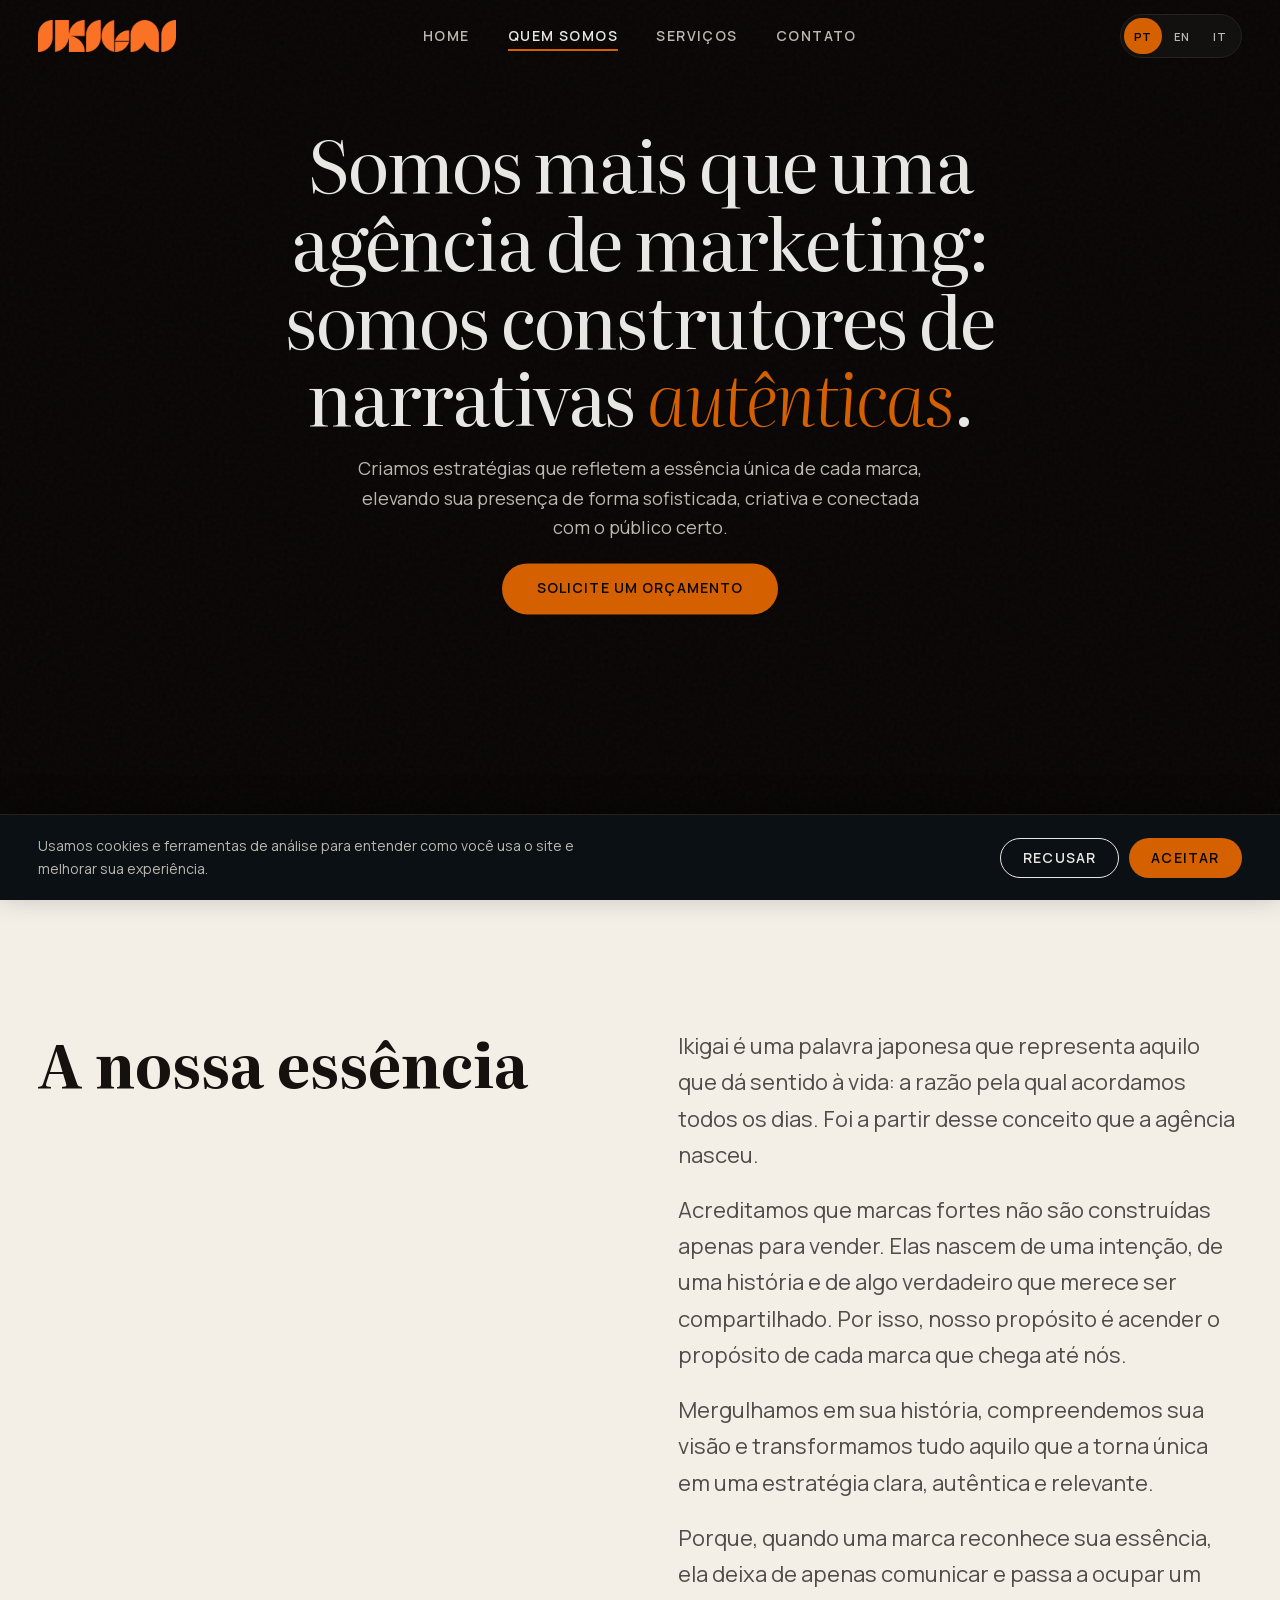
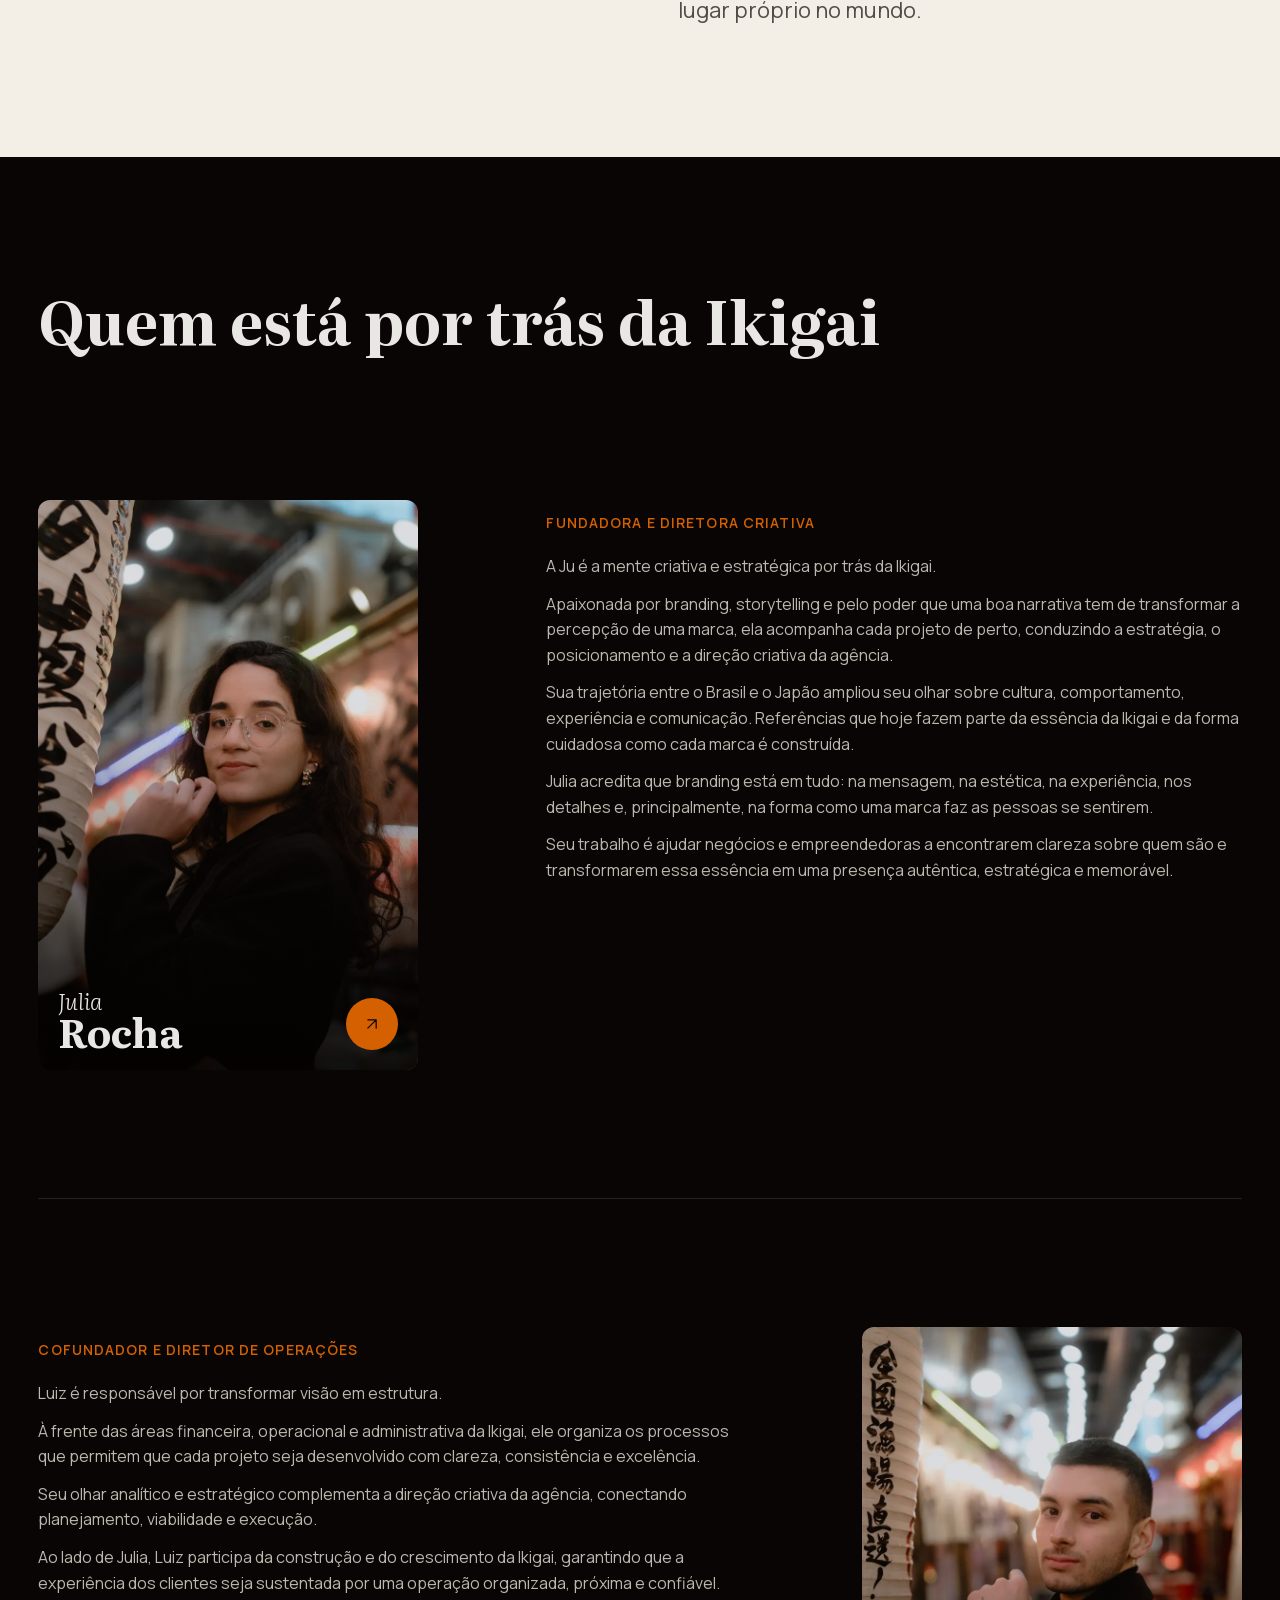
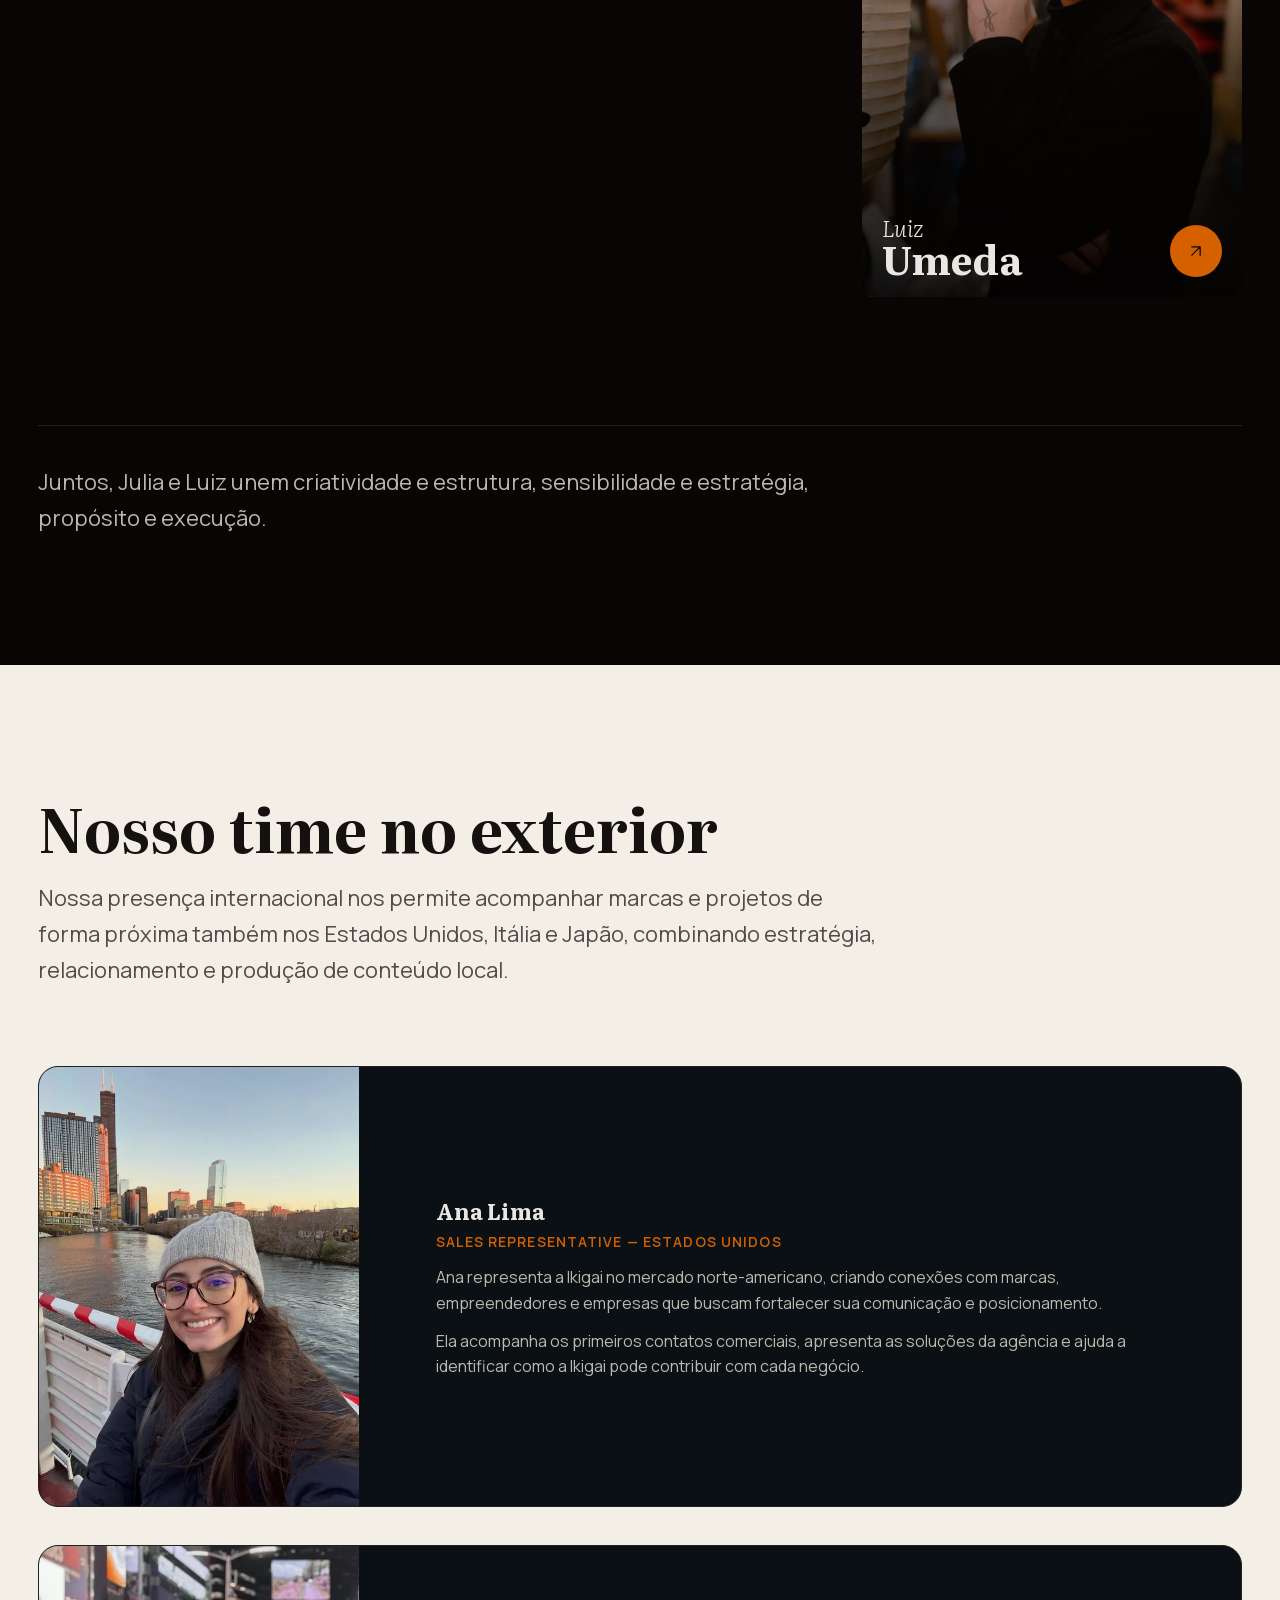
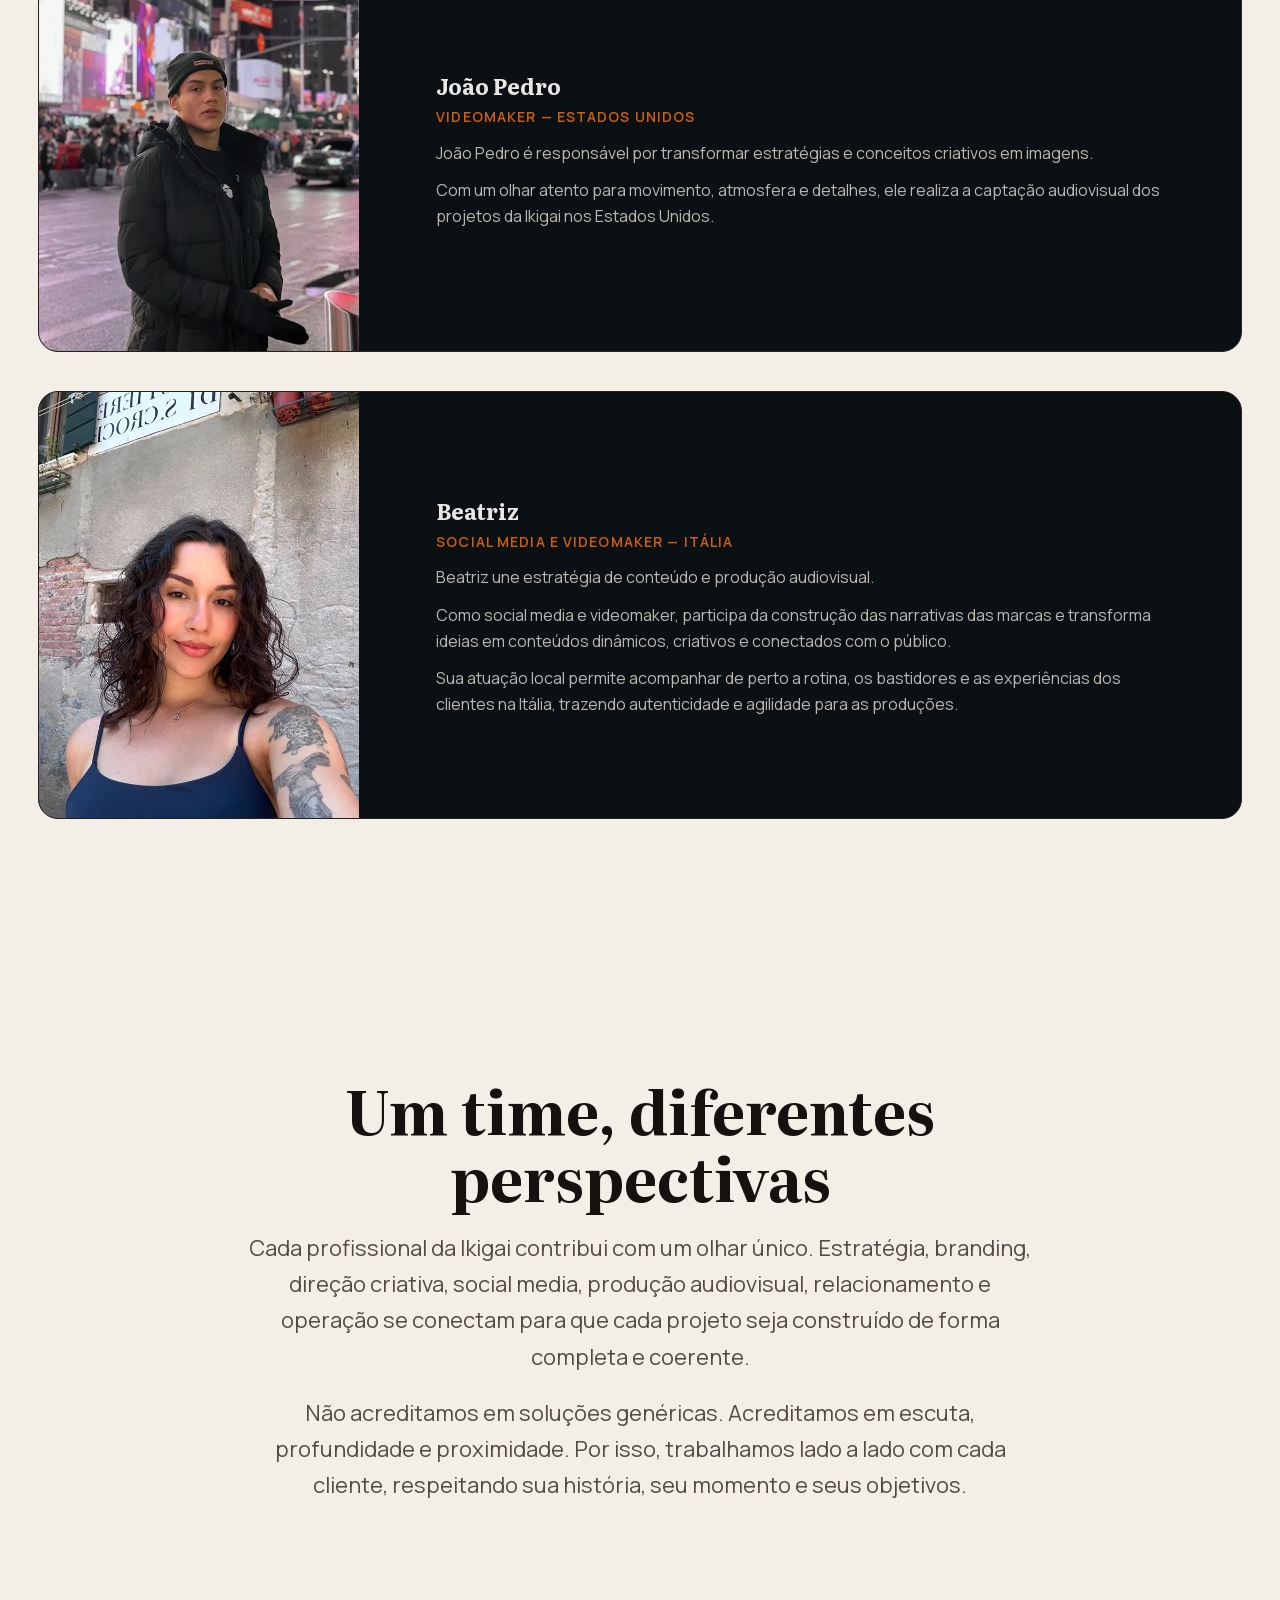
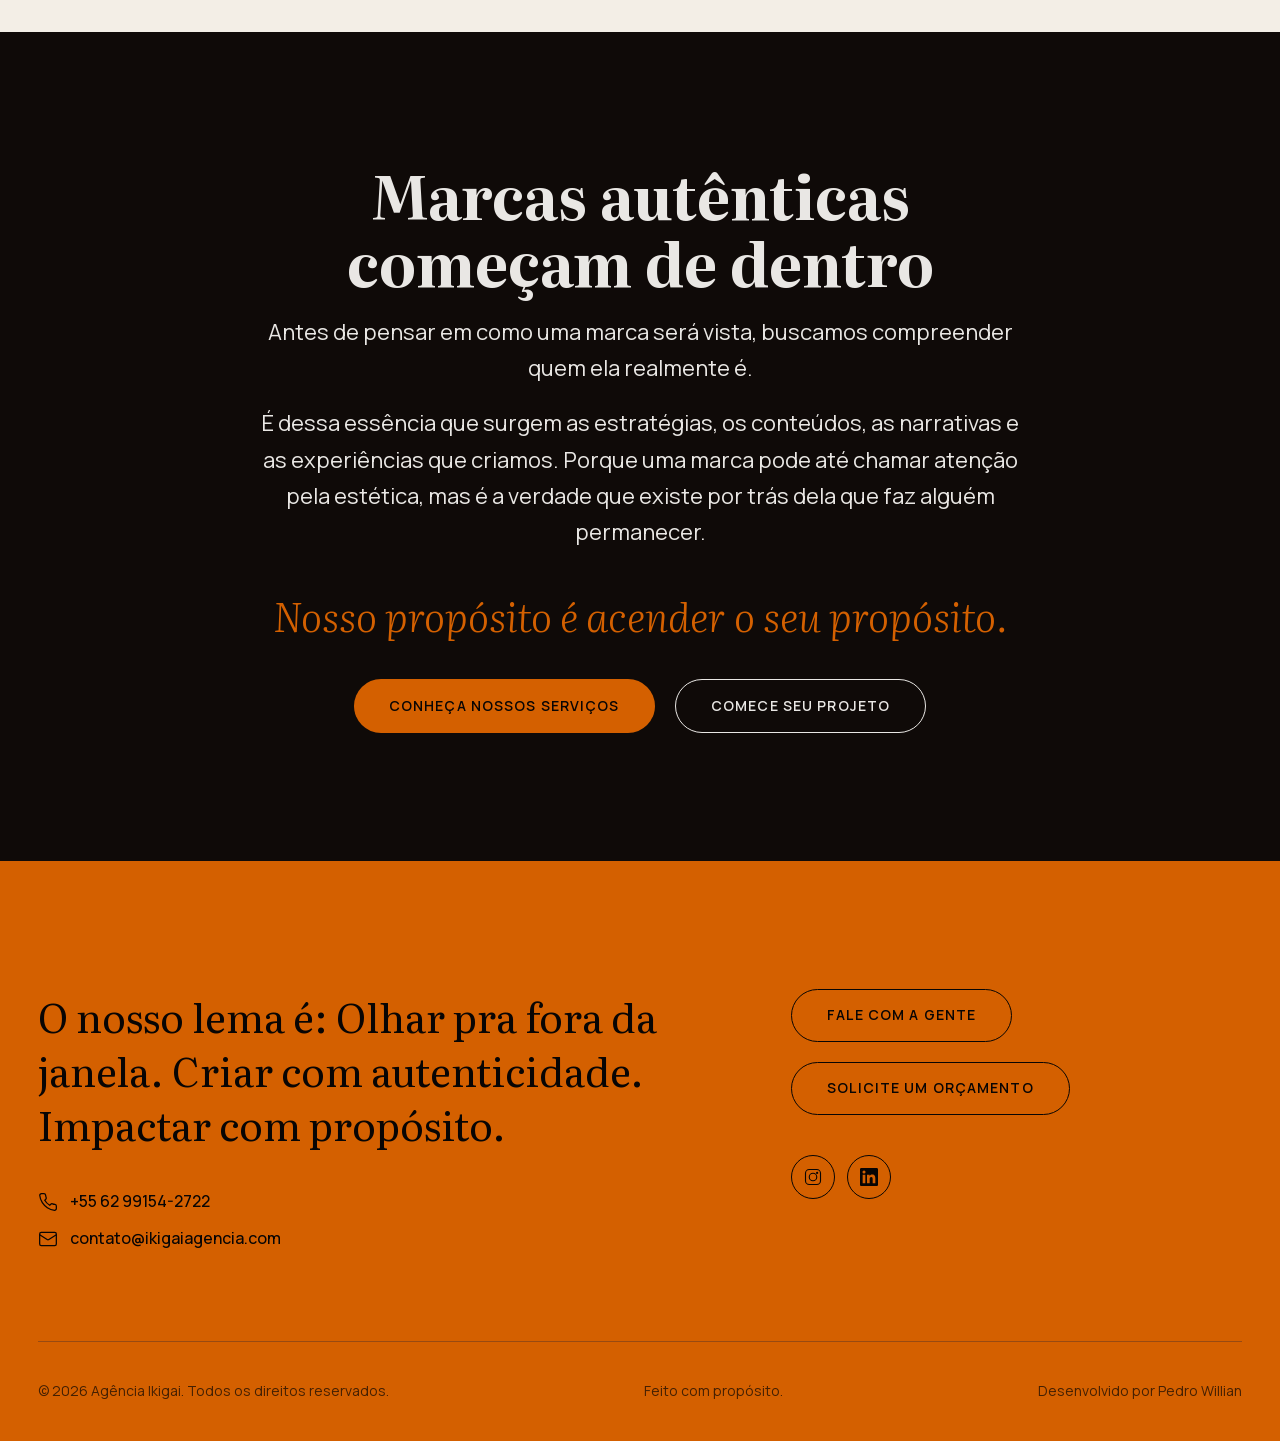
<file: quem-somos.html>
<!DOCTYPE html>
<html lang="pt-BR">
<head>
  <meta charset="UTF-8">
  <meta name="viewport" content="width=device-width, initial-scale=1.0">
  <meta name="description" content="Conheça a equipe da Agência Ikigai. Nossa história, missão e as pessoas por trás das estratégias que posicionam marcas com autenticidade.">
  <meta name="keywords" content="agência Ikigai, equipe, marketing digital, quem somos, história, cultura japonesa">
  <meta name="author" content="Agência Ikigai">
  <meta name="robots" content="index, follow">
  <meta name="theme-color" content="#D96E30">
  <link rel="canonical" href="https://ikigaiagencia.com/quem-somos">

  <meta property="og:type" content="website">
  <meta property="og:title" content="Quem Somos — Agência Ikigai">
  <meta property="og:description" content="Conheça a equipe e a história da Agência Ikigai. Marketing com propósito e autenticidade.">
  <meta property="og:url" content="https://ikigaiagencia.com/quem-somos">
  <meta property="og:site_name" content="Agência Ikigai">
  <meta property="og:image" content="https://ikigaiagencia.com/assets/og-image.png">
  <meta property="og:image:width" content="1200">
  <meta property="og:image:height" content="630">
  <meta property="og:image:alt" content="Logo da Agência Ikigai sobre fundo laranja">
  <meta property="og:locale" content="pt_BR">
  <meta name="twitter:card" content="summary_large_image">
  <meta name="twitter:title" content="Quem Somos — Agência Ikigai">
  <meta name="twitter:description" content="Conheça a equipe e a história da Agência Ikigai.">

  <title>Quem Somos — Agência Ikigai</title>
  <link rel="icon" href="favicon.ico" sizes="48x48">
  <link rel="icon" type="image/png" sizes="32x32" href="assets/favicon-32.png">
  <link rel="icon" type="image/png" sizes="256x256" href="assets/logo_favicon.png">
  <link rel="apple-touch-icon" href="assets/apple-touch-icon.png">
  <link rel="preload" href="assets/fonts/manrope.woff2" as="font" type="font/woff2" crossorigin>
  <link rel="preload" href="assets/fonts/literata-normal.woff2" as="font" type="font/woff2" crossorigin>
  <link rel="stylesheet" href="css/style.css">

  <!-- Structured Data -->
  <script type="application/ld+json">
  {
    "@context": "https://schema.org",
    "@type": "MarketingAgency",
    "name": "Agência Ikigai",
    "url": "https://ikigaiagencia.com",
    "logo": "https://ikigaiagencia.com/assets/logo_header.png",
    "description": "Agência boutique de branding e conteúdo que transforma a essência de marcas em posicionamentos estratégicos.",
    "email": "contato@ikigaiagencia.com",
    "telephone": "+55-62-99154-2722",
    "sameAs": [
      "https://www.instagram.com/agencia.ikigai/",
      "https://www.linkedin.com/company/ikigai-ag%C3%AAncia/"
    ],
    "serviceType": ["Estratégia de Conteúdo", "Conteúdo Criativo", "Storymaker", "Análise de Perfil", "DNA da Marca", "Branding Completo", "Projetos Personalizados"]
  }
  </script>
</head>
<body>

  <a href="#main-content" class="skip-link" data-i18n="a11y.skipToContent">Pular para o conteúdo</a>

  <header class="header" role="banner">
    <a href="/" class="logo" aria-label="Ikigai - Página inicial">
      <img src="assets/logo_header.png" alt="Agência Ikigai" class="logo__img" width="1472" height="342">
    </a>
    <nav class="nav" aria-label="Navegação principal">
      <a href="/" data-i18n="nav.home">Home</a>
      <a href="quem-somos" class="active" data-i18n="nav.about">Quem Somos</a>
      <a href="servicos" data-i18n="nav.services">Serviços</a>
      <a href="contato" data-i18n="nav.contact">Contato</a>
    </nav>
    <div class="lang-switch" role="group" aria-label="Idioma" data-i18n="a11y.language" data-i18n-attr="aria-label">
      <button type="button" class="lang-switch__btn active" data-lang="pt" lang="pt-BR" aria-label="Português" aria-pressed="true">PT</button>
      <button type="button" class="lang-switch__btn" data-lang="en" lang="en" aria-label="English" aria-pressed="false">EN</button>
      <button type="button" class="lang-switch__btn" data-lang="it" lang="it" aria-label="Italiano" aria-pressed="false">IT</button>
    </div>
    <button class="hamburger" aria-label="Abrir menu" aria-expanded="false">
      <span></span><span></span><span></span>
    </button>
  </header>
  <div class="mobile-nav" role="dialog" aria-label="Menu de navegação">
    <a href="/" data-i18n="nav.home">Home</a>
    <a href="quem-somos" data-i18n="nav.about">Quem Somos</a>
    <a href="servicos" data-i18n="nav.services">Serviços</a>
    <a href="contato" data-i18n="nav.contact">Contato</a>
  </div>

  <section id="main-content" class="hero hero--page hero--photo hero--photo-centered section--dark">
    <picture>
      <source type="image/webp" media="(max-width: 700px)" srcset="assets/quem-somos-hero-mobile.webp">
      <source type="image/jpeg" media="(max-width: 700px)" srcset="assets/quem-somos-hero-mobile.jpg">
      <source type="image/webp" srcset="assets/quem-somos-hero.webp">
      <img class="hero__photo" src="assets/quem-somos-hero.jpg" width="2400" height="1600"
           fetchpriority="high" decoding="async"
           data-i18n="about.hero.photoAlt" data-i18n-attr="alt"
           alt="Julia e Luiz de mãos dadas sob um portão de templo japonês vermelho, em Tóquio">
    </picture>
    <div class="hero__scrim hero__scrim--centered" aria-hidden="true"></div>
    <div class="hero__noise" aria-hidden="true"></div>
    <div class="hero__content">
      <h1 class="hero__headline hero__headline--sm" data-i18n-html="about.hero.headline">Somos mais que uma agência de marketing: somos construtores de narrativas <em>autênticas</em>.</h1>
      <p class="hero__sub" data-i18n="about.hero.sub">Criamos estratégias que refletem a essência única de cada marca, elevando sua presença de forma sofisticada, criativa e conectada com o público certo.</p>
      <div class="hero__cta">
        <a href="contato" class="btn btn--orange" data-i18n="cta.quote">Solicite um orçamento</a>
      </div>
    </div>
  </section>

  <section class="section section--warm">
    <div class="container split-grid">
      <div class="reveal">
        <h2 class="section-title" data-i18n="about.essence.title">A nossa essência</h2>
      </div>
      <div class="reveal reveal-d1">
        <p class="section-desc mb-para" data-i18n="about.essence.text1">Ikigai é uma palavra japonesa que representa aquilo que dá sentido à vida: a razão pela qual acordamos todos os dias. Foi a partir desse conceito que a agência nasceu.</p>
        <p class="section-desc mb-para" data-i18n="about.essence.text2">Acreditamos que marcas fortes não são construídas apenas para vender. Elas nascem de uma intenção, de uma história e de algo verdadeiro que merece ser compartilhado. Por isso, nosso propósito é acender o propósito de cada marca que chega até nós.</p>
        <p class="section-desc mb-para" data-i18n="about.essence.text3">Mergulhamos em sua história, compreendemos sua visão e transformamos tudo aquilo que a torna única em uma estratégia clara, autêntica e relevante.</p>
        <p class="section-desc" data-i18n="about.essence.text4">Porque, quando uma marca reconhece sua essência, ela deixa de apenas comunicar e passa a ocupar um lugar próprio no mundo.</p>
      </div>
    </div>
  </section>

  <section class="section section--dark">
    <div class="container">
      <h2 class="section-title reveal" data-i18n="about.founders.title">Quem está por trás da Ikigai</h2>

      <article class="founder-card reveal reveal-d2">
        <div class="founder-card__portrait">
          <picture>
            <source type="image/webp" srcset="assets/julia.webp">
            <img src="assets/julia.jpg" width="800" height="1200" loading="lazy" decoding="async"
                 data-i18n="about.founders.1.photoAlt" data-i18n-attr="alt"
                 alt="Julia Rocha, fundadora e diretora criativa da Ikigai, em uma viela iluminada no Japão">
          </picture>
          <div class="founder-card__scrim" aria-hidden="true"></div>
          <div class="founder-card__plate">
            <span class="founder-card__first">Julia</span>
            <span class="founder-card__last">Rocha</span>
          </div>
          <a class="founder-card__cta" href="contato" data-i18n="about.founders.1.ctaLabel" data-i18n-attr="aria-label" aria-label="Fale com Julia">
            <svg viewBox="0 0 24 24" fill="none" stroke-linecap="round" stroke-linejoin="round" aria-hidden="true"><use href="assets/icons.svg#arrow-up-right"/></svg>
          </a>
        </div>
        <div class="founder-card__content">
          <p class="founder-card__role" data-i18n="about.founders.1.role">Fundadora e Diretora Criativa</p>
          <p class="team-member__bio" data-i18n="about.founders.1.bio1">A Ju é a mente criativa e estratégica por trás da Ikigai.</p>
          <p class="team-member__bio" data-i18n="about.founders.1.bio2">Apaixonada por branding, storytelling e pelo poder que uma boa narrativa tem de transformar a percepção de uma marca, ela acompanha cada projeto de perto, conduzindo a estratégia, o posicionamento e a direção criativa da agência.</p>
          <p class="team-member__bio" data-i18n="about.founders.1.bio3">Sua trajetória entre o Brasil e o Japão ampliou seu olhar sobre cultura, comportamento, experiência e comunicação. Referências que hoje fazem parte da essência da Ikigai e da forma cuidadosa como cada marca é construída.</p>
          <p class="team-member__bio" data-i18n="about.founders.1.bio4">Julia acredita que branding está em tudo: na mensagem, na estética, na experiência, nos detalhes e, principalmente, na forma como uma marca faz as pessoas se sentirem.</p>
          <p class="team-member__bio" data-i18n="about.founders.1.bio5">Seu trabalho é ajudar negócios e empreendedoras a encontrarem clareza sobre quem são e transformarem essa essência em uma presença autêntica, estratégica e memorável.</p>
        </div>
      </article>

      <article class="founder-card founder-card--reverse reveal reveal-d3">
        <div class="founder-card__portrait">
          <picture>
            <source type="image/webp" srcset="assets/luiz.webp">
            <img src="assets/luiz.jpg" width="800" height="1200" loading="lazy" decoding="async"
                 data-i18n="about.founders.2.photoAlt" data-i18n-attr="alt"
                 alt="Luiz Eduardo Umeda, cofundador e diretor de operações da Ikigai, em uma viela iluminada no Japão">
          </picture>
          <div class="founder-card__scrim" aria-hidden="true"></div>
          <div class="founder-card__plate">
            <span class="founder-card__first">Luiz</span>
            <span class="founder-card__last">Umeda</span>
          </div>
          <a class="founder-card__cta" href="contato" data-i18n="about.founders.2.ctaLabel" data-i18n-attr="aria-label" aria-label="Fale com Luiz">
            <svg viewBox="0 0 24 24" fill="none" stroke-linecap="round" stroke-linejoin="round" aria-hidden="true"><use href="assets/icons.svg#arrow-up-right"/></svg>
          </a>
        </div>
        <div class="founder-card__content">
          <p class="founder-card__role" data-i18n="about.founders.2.role">Cofundador e Diretor de Operações</p>
          <p class="team-member__bio" data-i18n="about.founders.2.bio1">Luiz é responsável por transformar visão em estrutura.</p>
          <p class="team-member__bio" data-i18n="about.founders.2.bio2">À frente das áreas financeira, operacional e administrativa da Ikigai, ele organiza os processos que permitem que cada projeto seja desenvolvido com clareza, consistência e excelência.</p>
          <p class="team-member__bio" data-i18n="about.founders.2.bio3">Seu olhar analítico e estratégico complementa a direção criativa da agência, conectando planejamento, viabilidade e execução.</p>
          <p class="team-member__bio" data-i18n="about.founders.2.bio4">Ao lado de Julia, Luiz participa da construção e do crescimento da Ikigai, garantindo que a experiência dos clientes seja sustentada por uma operação organizada, próxima e confiável.</p>
        </div>
      </article>

      <p class="section-desc mt-md text-muted" data-i18n="about.founders.together">Juntos, Julia e Luiz unem criatividade e estrutura, sensibilidade e estratégia, propósito e execução.</p>
    </div>
  </section>

  <section class="section section--warm">
    <div class="container">
      <h2 class="section-title reveal" data-i18n="about.abroad.title">Nosso time no exterior</h2>
      <p class="section-desc section-desc--lead reveal reveal-d1" data-i18n="about.abroad.intro">Nossa presença internacional nos permite acompanhar marcas e projetos de forma próxima também nos Estados Unidos, Itália e Japão, combinando estratégia, relacionamento e produção de conteúdo local.</p>
      <div class="roster">
        <article class="roster-card reveal">
          <div class="roster-card__photo">
            <picture>
              <source type="image/webp" srcset="assets/ana.webp">
              <img src="assets/ana.jpg" width="600" height="824" loading="lazy" decoding="async"
                   data-i18n="about.abroad.1.photoAlt" data-i18n-attr="alt"
                   alt="Ana Lima, sales representative da Ikigai nos Estados Unidos, em Chicago">
            </picture>
          </div>
          <div class="roster-card__body">
            <h3 class="team-member__name">Ana Lima</h3>
            <p class="team-member__role" data-i18n="about.abroad.1.role">Sales Representative — Estados Unidos</p>
            <p class="team-member__bio" data-i18n="about.abroad.1.bio1">Ana representa a Ikigai no mercado norte-americano, criando conexões com marcas, empreendedores e empresas que buscam fortalecer sua comunicação e posicionamento.</p>
            <p class="team-member__bio" data-i18n="about.abroad.1.bio2">Ela acompanha os primeiros contatos comerciais, apresenta as soluções da agência e ajuda a identificar como a Ikigai pode contribuir com cada negócio.</p>
          </div>
        </article>
        <article class="roster-card reveal reveal-d1">
          <div class="roster-card__photo">
            <picture>
              <source type="image/webp" srcset="assets/joao.webp">
              <img src="assets/joao.jpg" width="600" height="759" loading="lazy" decoding="async"
                   data-i18n="about.abroad.2.photoAlt" data-i18n-attr="alt"
                   alt="João Pedro, videomaker da Ikigai nos Estados Unidos, na Times Square em Nova York">
            </picture>
          </div>
          <div class="roster-card__body">
            <h3 class="team-member__name">João Pedro</h3>
            <p class="team-member__role" data-i18n="about.abroad.2.role">Videomaker — Estados Unidos</p>
            <p class="team-member__bio" data-i18n="about.abroad.2.bio1">João Pedro é responsável por transformar estratégias e conceitos criativos em imagens.</p>
            <p class="team-member__bio" data-i18n="about.abroad.2.bio2">Com um olhar atento para movimento, atmosfera e detalhes, ele realiza a captação audiovisual dos projetos da Ikigai nos Estados Unidos.</p>
          </div>
        </article>
        <article class="roster-card reveal reveal-d2">
          <div class="roster-card__photo">
            <picture>
              <source type="image/webp" srcset="assets/beatriz.webp">
              <img src="assets/beatriz.jpg" width="600" height="800" loading="lazy" decoding="async"
                   data-i18n="about.abroad.3.photoAlt" data-i18n-attr="alt"
                   alt="Beatriz, social media e videomaker da Ikigai na Itália, em Veneza">
            </picture>
          </div>
          <div class="roster-card__body">
            <h3 class="team-member__name">Beatriz</h3>
            <p class="team-member__role" data-i18n="about.abroad.3.role">Social Media e Videomaker — Itália</p>
            <p class="team-member__bio" data-i18n="about.abroad.3.bio1">Beatriz une estratégia de conteúdo e produção audiovisual.</p>
            <p class="team-member__bio" data-i18n="about.abroad.3.bio2">Como social media e videomaker, participa da construção das narrativas das marcas e transforma ideias em conteúdos dinâmicos, criativos e conectados com o público.</p>
            <p class="team-member__bio" data-i18n="about.abroad.3.bio3">Sua atuação local permite acompanhar de perto a rotina, os bastidores e as experiências dos clientes na Itália, trazendo autenticidade e agilidade para as produções.</p>
          </div>
        </article>
      </div>
    </div>
  </section>

  <section class="section section--warm">
    <div class="container-sm text-center">
      <h2 class="section-title reveal" data-i18n="about.perspectives.title">Um time, diferentes perspectivas</h2>
      <p class="section-desc reveal reveal-d1 mx-auto mb-sm" data-i18n="about.perspectives.text1">Cada profissional da Ikigai contribui com um olhar único. Estratégia, branding, direção criativa, social media, produção audiovisual, relacionamento e operação se conectam para que cada projeto seja construído de forma completa e coerente.</p>
      <p class="section-desc reveal reveal-d1 mx-auto" data-i18n="about.perspectives.text2">Não acreditamos em soluções genéricas. Acreditamos em escuta, profundidade e proximidade. Por isso, trabalhamos lado a lado com cada cliente, respeitando sua história, seu momento e seus objetivos.</p>
    </div>
  </section>

  <section class="section section--surface">
    <div class="container-sm reveal text-center">
      <h2 class="section-title" data-i18n="about.closing.title">Marcas autênticas começam de dentro</h2>
      <p class="section-desc mx-auto mb-para" data-i18n="about.closing.text1">Antes de pensar em como uma marca será vista, buscamos compreender quem ela realmente é.</p>
      <p class="section-desc mx-auto mb-md" data-i18n="about.closing.text2">É dessa essência que surgem as estratégias, os conteúdos, as narrativas e as experiências que criamos. Porque uma marca pode até chamar atenção pela estética, mas é a verdade que existe por trás dela que faz alguém permanecer.</p>
      <p class="mantra-line mb-md" data-i18n="about.closing.mantra">Nosso propósito é acender o seu propósito.</p>
      <div class="hero__cta">
        <a href="servicos" class="btn btn--orange" data-i18n="cta.services">Conheça nossos serviços</a>
        <a href="contato" class="btn btn--outline" data-i18n="cta.startProject">Comece seu projeto</a>
      </div>
    </div>
  </section>

  <footer class="footer" role="contentinfo">
    <div class="footer__grid">
      <div>
        <p class="footer__tagline" data-i18n="footer.tagline">O nosso lema é: Olhar pra fora da janela. Criar com autenticidade. Impactar com propósito.</p>
        <div class="footer__contact-row">
          <svg viewBox="0 0 24 24" fill="none" stroke="currentColor" stroke-width="1.5" aria-hidden="true"><use href="assets/icons.svg#phone"/></svg>
          <span>+55 62 99154-2722</span>
        </div>
        <div class="footer__contact-row">
          <svg viewBox="0 0 24 24" fill="none" stroke="currentColor" stroke-width="1.5" aria-hidden="true"><use href="assets/icons.svg#email"/></svg>
          <span>contato@ikigaiagencia.com</span>
        </div>
      </div>
      <div class="footer__actions">
        <a href="https://api.whatsapp.com/send?phone=5562991542722&text=Ol%C3%A1%2C%20gostaria%20de%20saber%20mais%20sobre%20os%20servi%C3%A7os%20da%20Ikigai!" class="btn btn--outline" target="_blank" rel="noopener" data-i18n="cta.talk">Fale com a gente</a>
        <a href="contato" class="btn btn--outline" data-i18n="cta.quote">Solicite um orçamento</a>
        <div class="footer__social">
          <a href="https://www.instagram.com/agencia.ikigai/" target="_blank" rel="noopener" aria-label="Instagram">
            <svg viewBox="0 0 24 24" fill="none" stroke="currentColor" stroke-width="1.5" aria-hidden="true"><use href="assets/icons.svg#instagram"/></svg>
          </a>
          <a href="https://www.linkedin.com/company/ikigai-ag%C3%AAncia/" target="_blank" rel="noopener" aria-label="LinkedIn">
            <svg viewBox="0 0 24 24" fill="currentColor" aria-hidden="true"><use href="assets/icons.svg#linkedin"/></svg>
          </a>
        </div>
      </div>
    </div>
    <div class="footer__bottom">
      <span>&copy; <span id="copyright-year"></span> <span data-i18n="footer.rightsSuffix">Agência Ikigai. Todos os direitos reservados.</span></span>
      <span data-i18n="footer.made">Feito com propósito.</span>
      <span data-i18n-html="footer.devCredit">Desenvolvido por <a href="https://www.linkedin.com/in/pedro-willian-moraes-louren%C3%A7o-121030289/" target="_blank" rel="noopener">Pedro Willian</a></span>
    </div>
  </footer>

  <div class="cookie-consent" hidden>
    <p class="cookie-consent__text" data-i18n="cookieConsent.text">Usamos cookies e ferramentas de análise para entender como você usa o site e melhorar sua experiência.</p>
    <div class="cookie-consent__actions">
      <button type="button" class="btn btn--outline cookie-consent__decline" data-i18n="cookieConsent.decline">Recusar</button>
      <button type="button" class="btn btn--orange cookie-consent__accept" data-i18n="cookieConsent.accept">Aceitar</button>
    </div>
  </div>

  <script src="js/main.js" defer></script>
  <script src="js/i18n.js" defer></script>
  <script src="js/consent.js" defer></script>
</body>
</html>
</file>
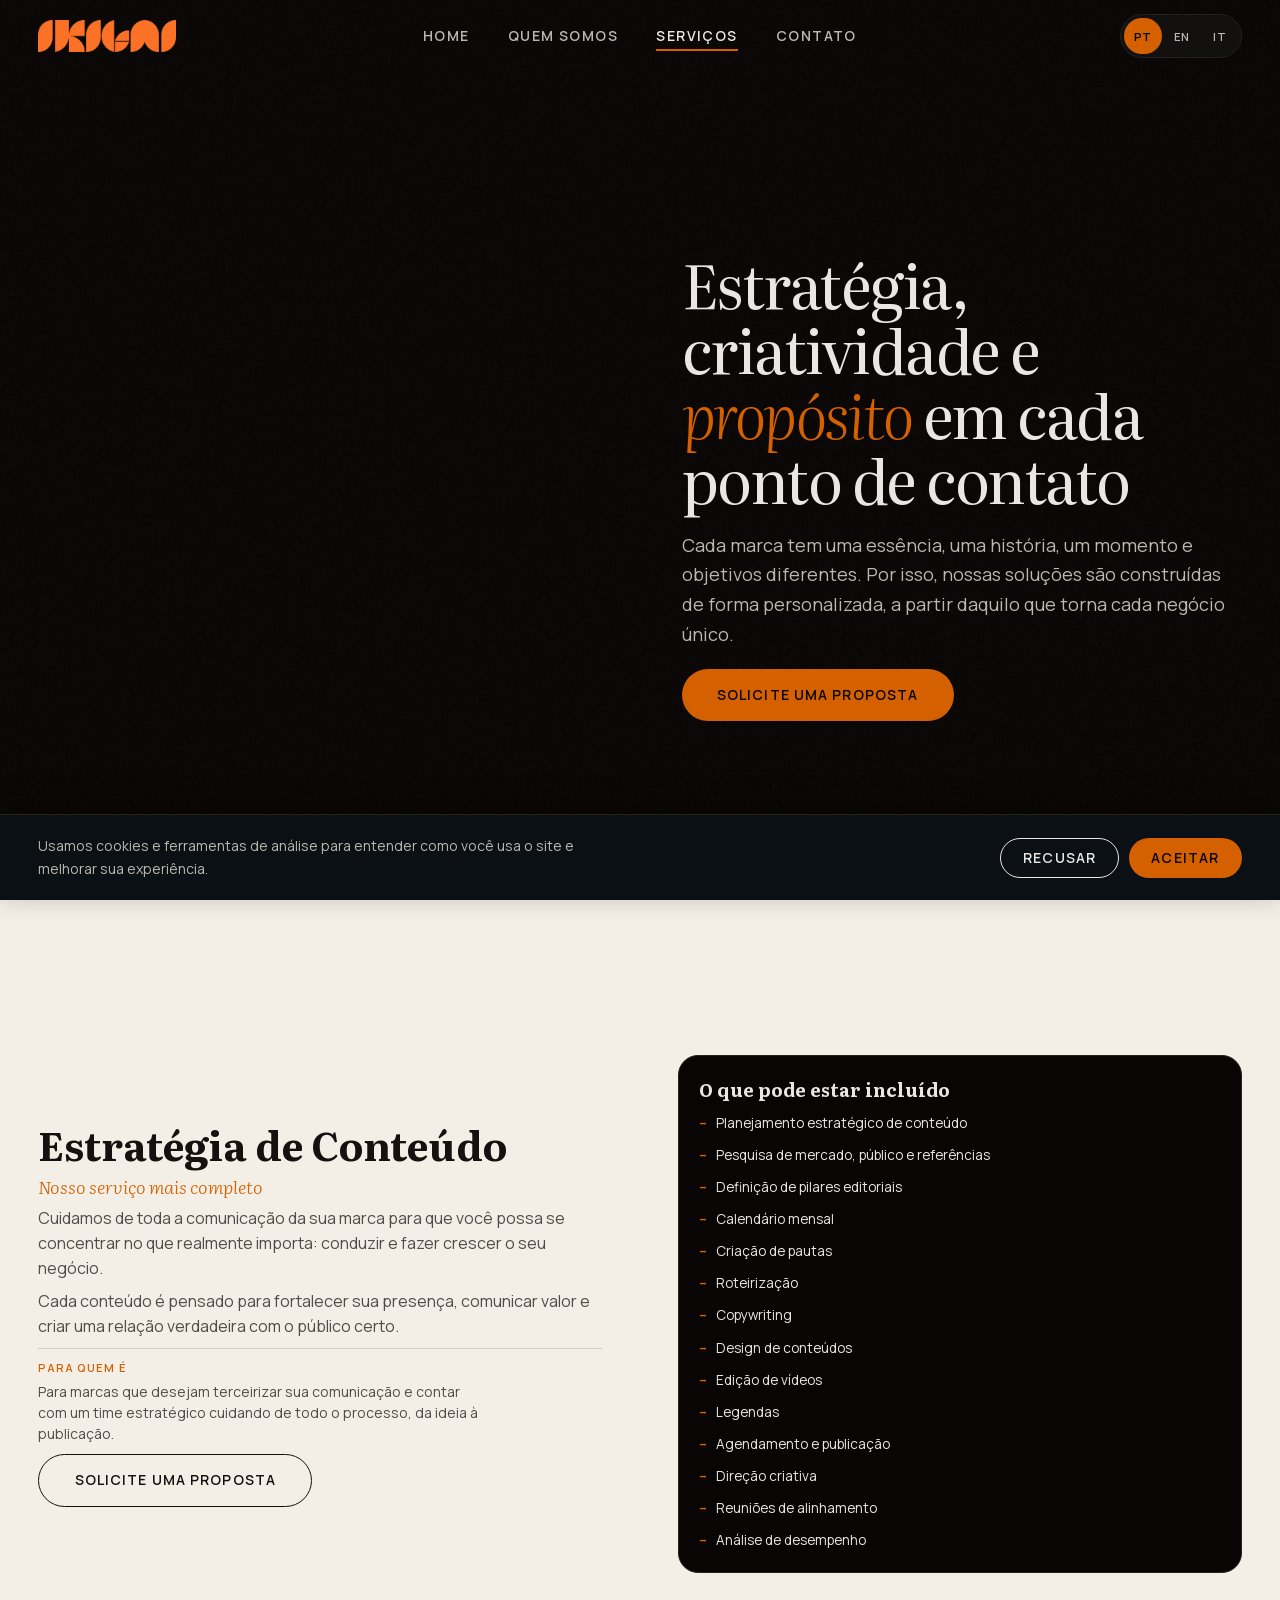
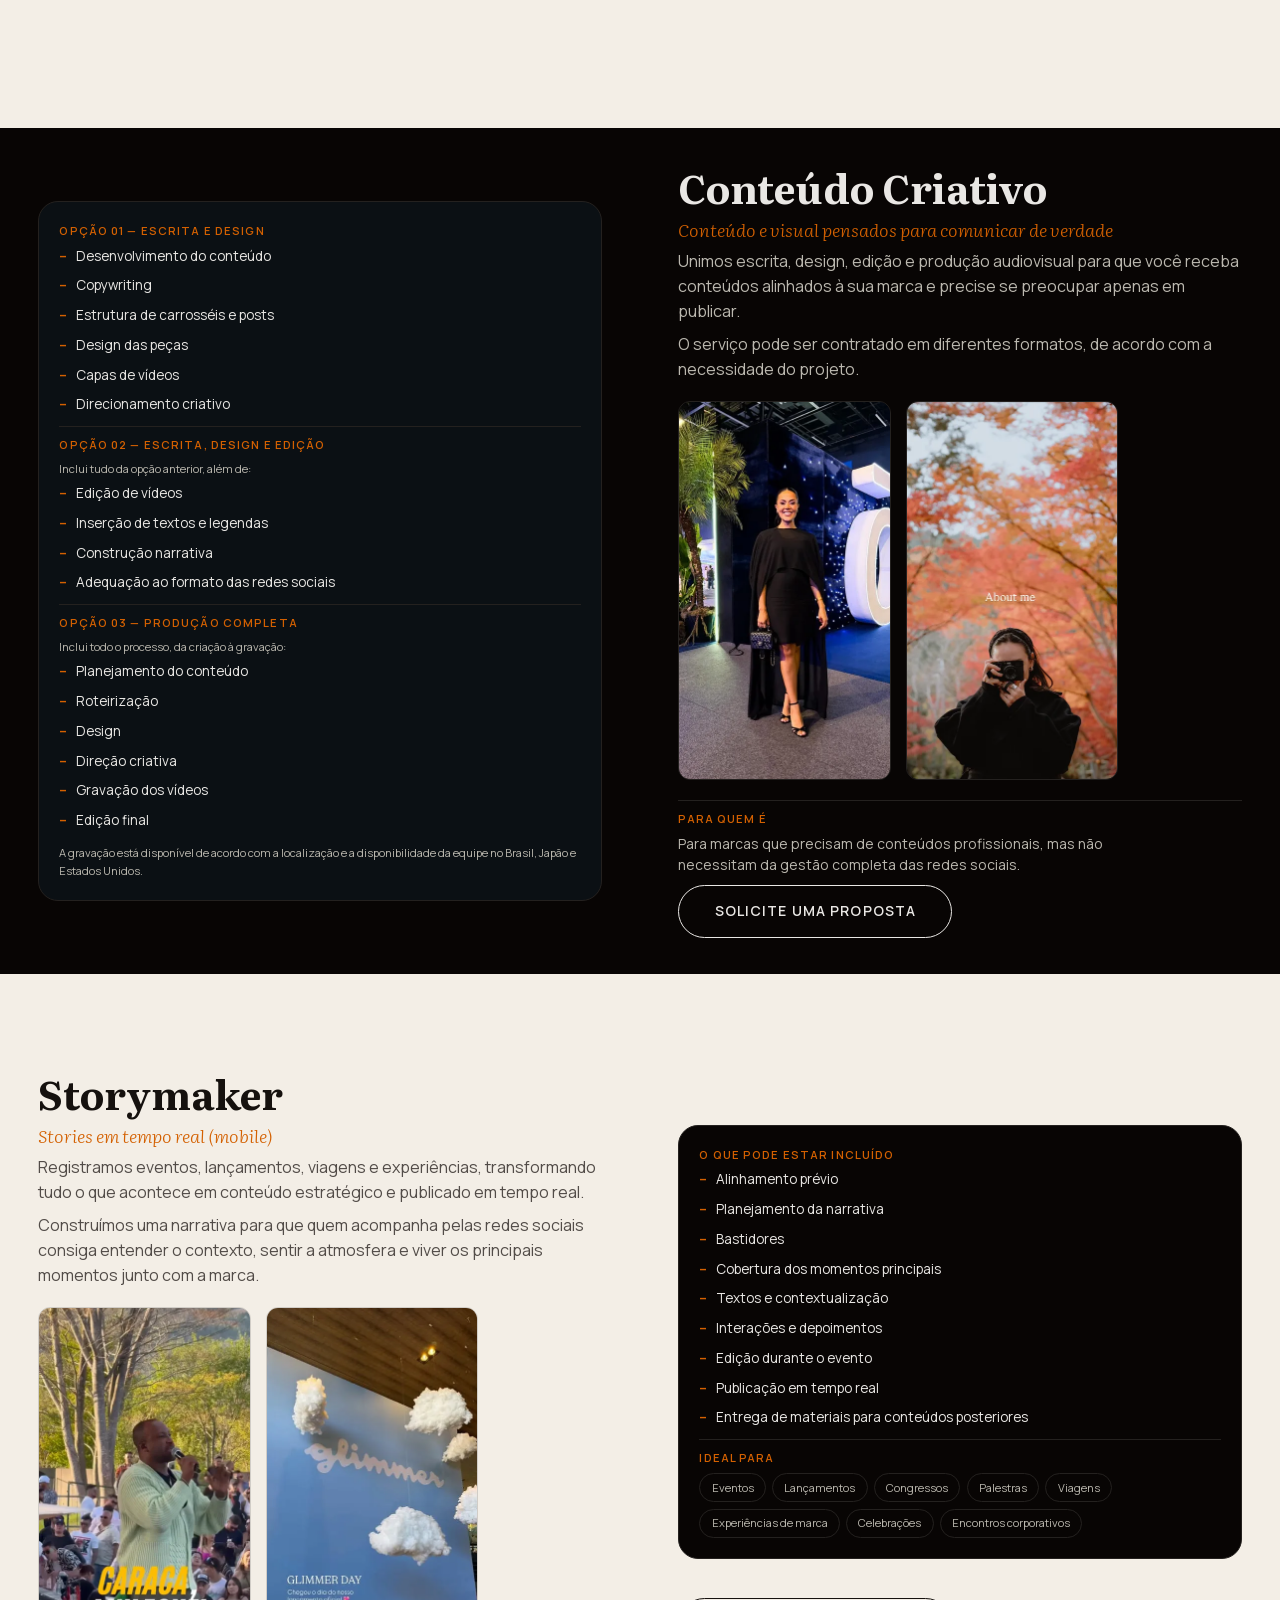
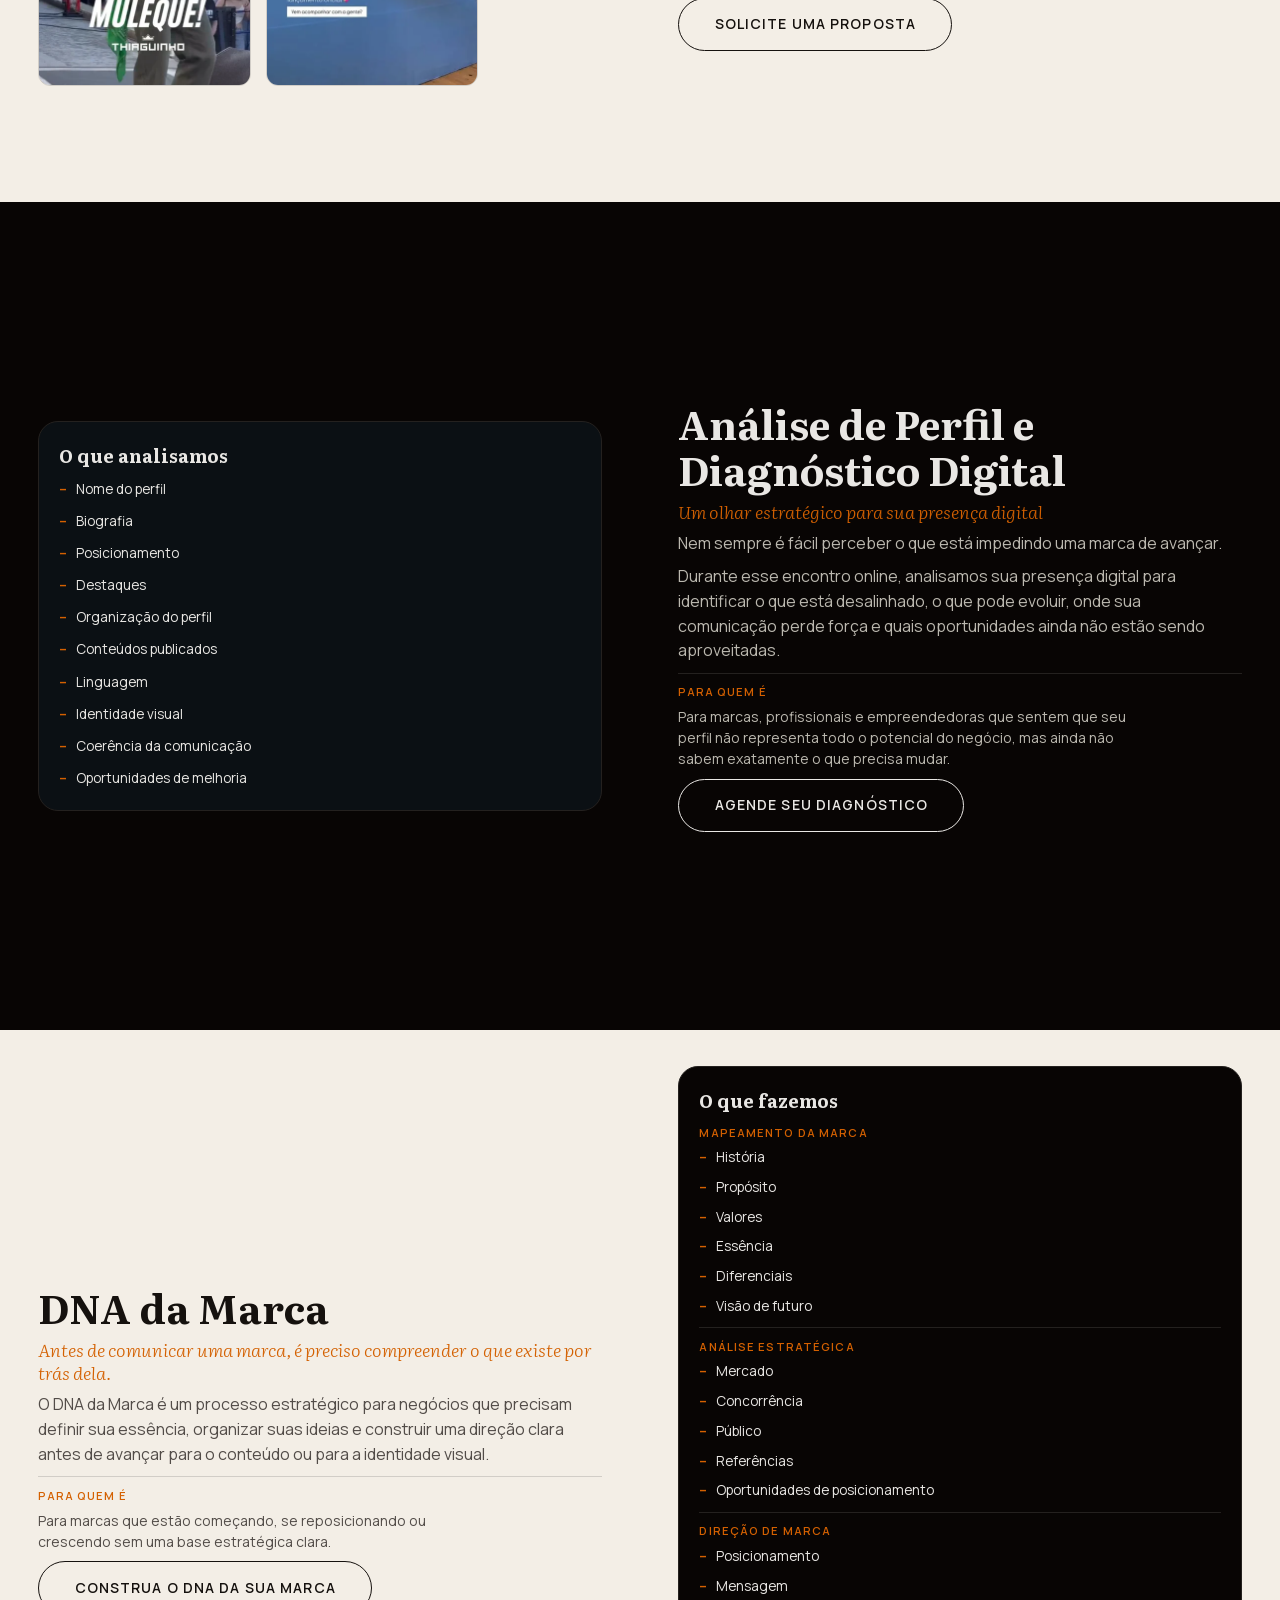
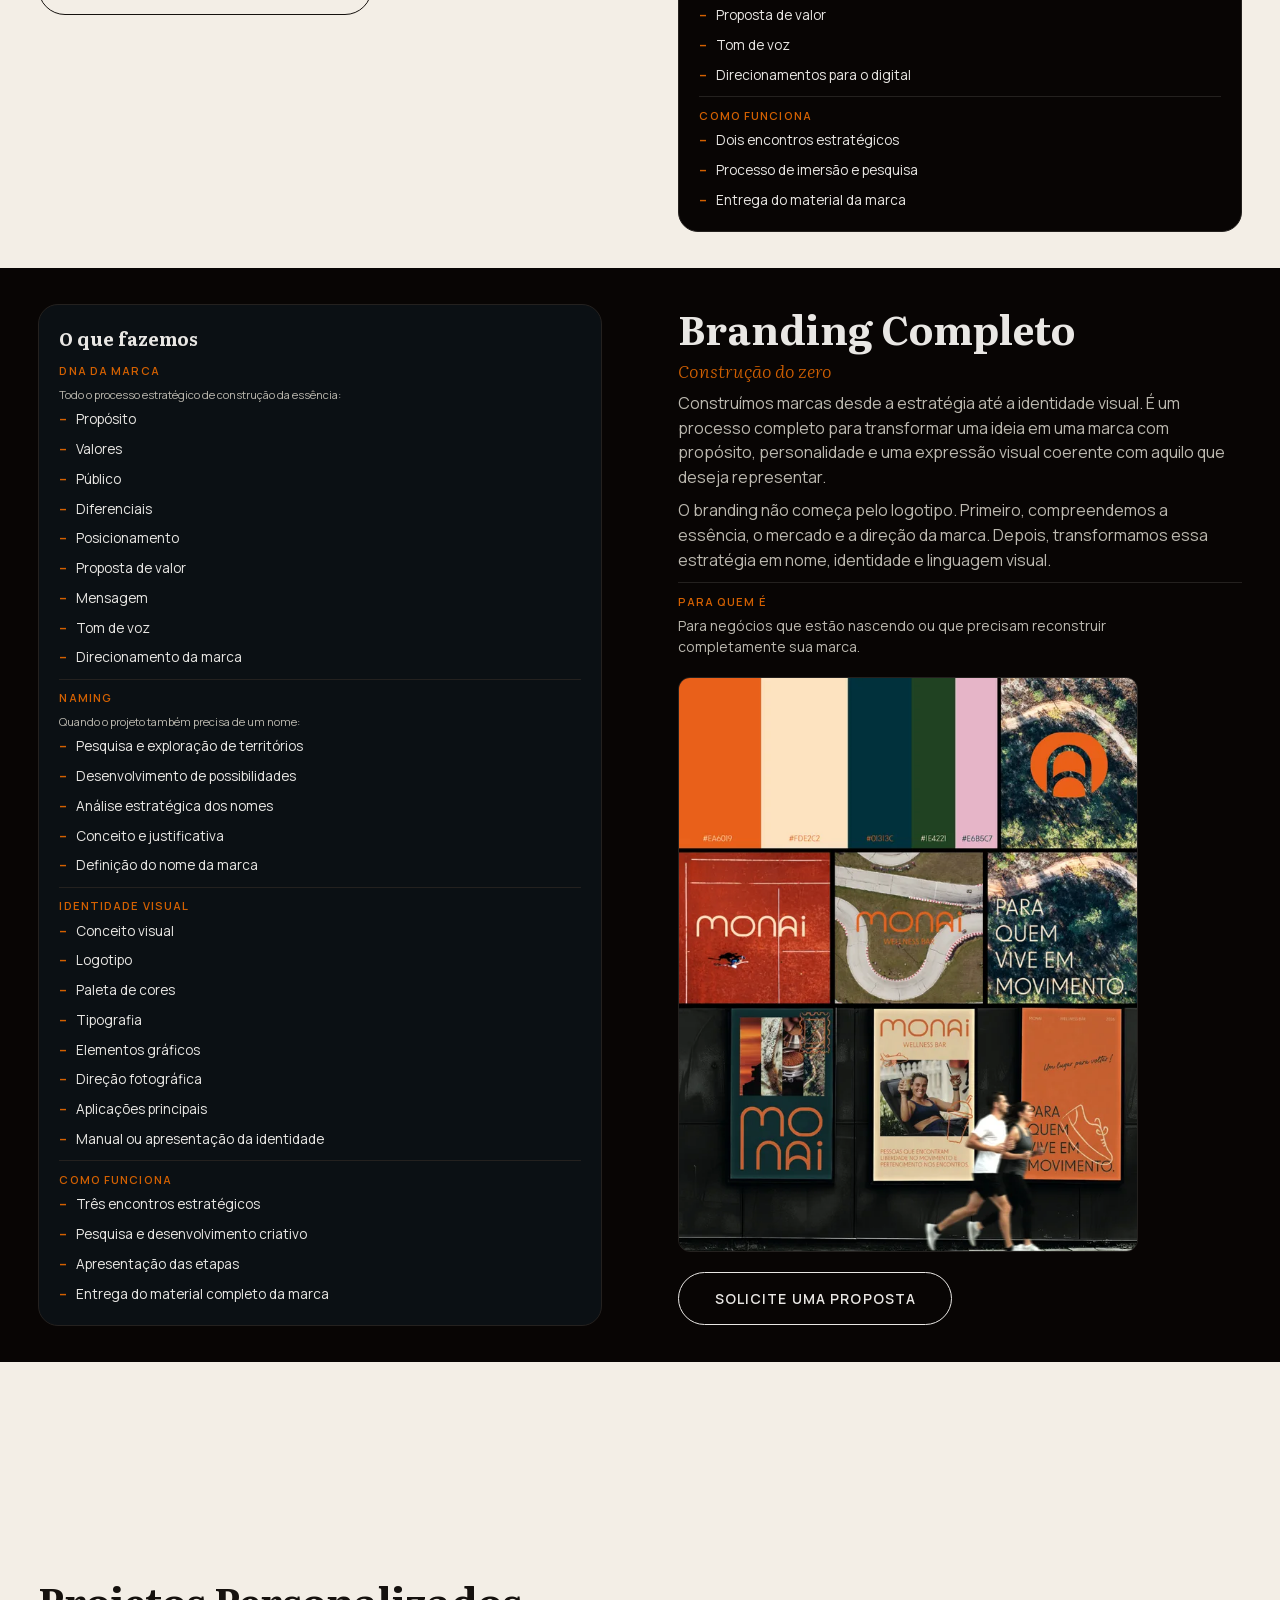
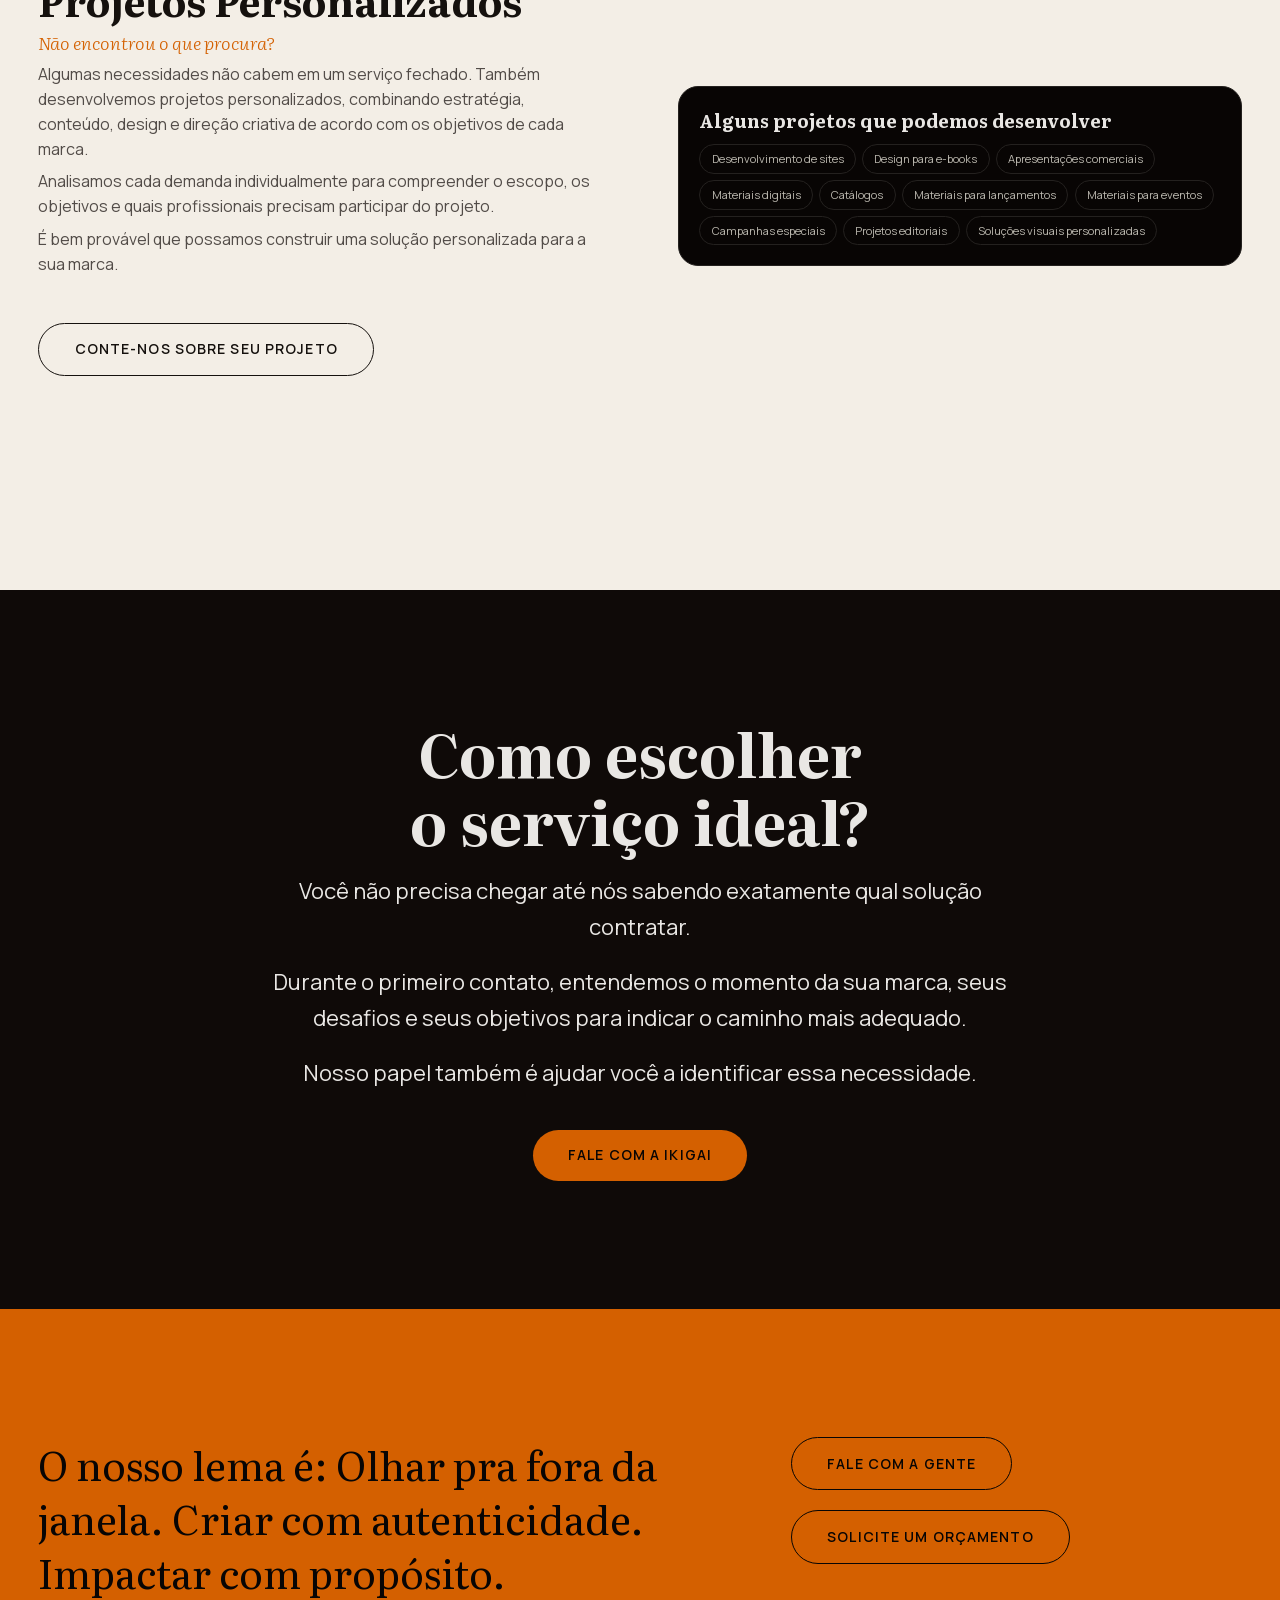
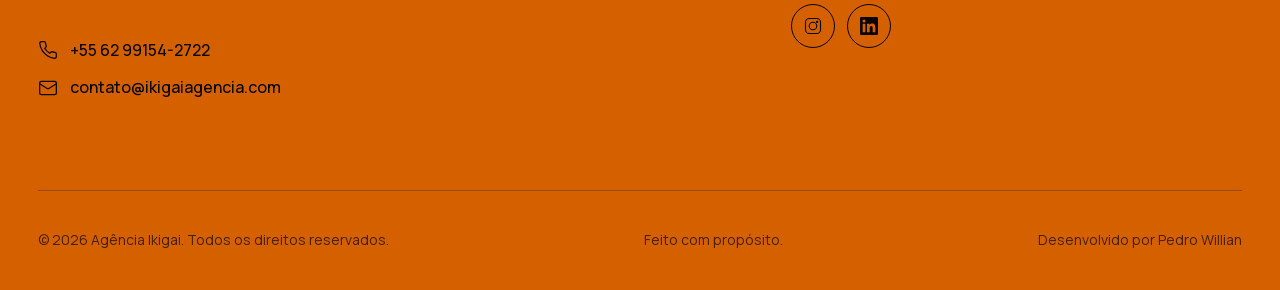
<file: servicos.html>
<!DOCTYPE html>
<html lang="pt-BR">
<head>
  <meta charset="UTF-8">
  <meta name="viewport" content="width=device-width, initial-scale=1.0">
  <meta name="description" content="Conheça os serviços da Agência Ikigai: estratégia de conteúdo, conteúdo criativo, Storymaker, análise de perfil, DNA da marca, branding completo e projetos personalizados.">
  <meta name="keywords" content="estratégia de conteúdo, branding completo, DNA da marca, storymaker, análise de perfil, projetos personalizados, Ikigai">
  <meta name="author" content="Agência Ikigai">
  <meta name="robots" content="index, follow">
  <meta name="theme-color" content="#D96E30">
  <link rel="canonical" href="https://ikigaiagencia.com/servicos">

  <meta property="og:type" content="website">
  <meta property="og:title" content="Serviços — Agência Ikigai">
  <meta property="og:description" content="Estratégia, criatividade e propósito em cada ponto de contato. Soluções construídas de forma personalizada para cada marca.">
  <meta property="og:url" content="https://ikigaiagencia.com/servicos">
  <meta property="og:site_name" content="Agência Ikigai">
  <meta property="og:image" content="https://ikigaiagencia.com/assets/og-image.png">
  <meta property="og:image:width" content="1200">
  <meta property="og:image:height" content="630">
  <meta property="og:image:alt" content="Logo da Agência Ikigai sobre fundo laranja">
  <meta property="og:locale" content="pt_BR">
  <meta name="twitter:card" content="summary_large_image">
  <meta name="twitter:title" content="Serviços — Agência Ikigai">
  <meta name="twitter:description" content="Estratégia, criatividade e propósito em cada ponto de contato.">

  <title>Serviços — Agência Ikigai</title>
  <link rel="icon" href="favicon.ico" sizes="48x48">
  <link rel="icon" type="image/png" sizes="32x32" href="assets/favicon-32.png">
  <link rel="icon" type="image/png" sizes="256x256" href="assets/logo_favicon.png">
  <link rel="apple-touch-icon" href="assets/apple-touch-icon.png">
  <link rel="preload" href="assets/fonts/manrope.woff2" as="font" type="font/woff2" crossorigin>
  <link rel="preload" href="assets/fonts/literata-normal.woff2" as="font" type="font/woff2" crossorigin>
  <link rel="stylesheet" href="css/style.css">

  <!-- Structured Data -->
  <script type="application/ld+json">
  {
    "@context": "https://schema.org",
    "@type": "MarketingAgency",
    "name": "Agência Ikigai",
    "url": "https://ikigaiagencia.com",
    "logo": "https://ikigaiagencia.com/assets/logo_header.png",
    "description": "Agência boutique de branding e conteúdo que transforma a essência de marcas em posicionamentos estratégicos.",
    "email": "contato@ikigaiagencia.com",
    "telephone": "+55-62-99154-2722",
    "sameAs": [
      "https://www.instagram.com/agencia.ikigai/",
      "https://www.linkedin.com/company/ikigai-ag%C3%AAncia/"
    ],
    "serviceType": ["Estratégia de Conteúdo", "Conteúdo Criativo", "Storymaker", "Análise de Perfil", "DNA da Marca", "Branding Completo", "Projetos Personalizados"]
  }
  </script>
</head>
<body>

  <a href="#main-content" class="skip-link" data-i18n="a11y.skipToContent">Pular para o conteúdo</a>

  <header class="header" role="banner">
    <a href="/" class="logo" aria-label="Ikigai - Página inicial">
      <img src="assets/logo_header.png" alt="Agência Ikigai" class="logo__img" width="1472" height="342">
    </a>
    <nav class="nav" aria-label="Navegação principal">
      <a href="/" data-i18n="nav.home">Home</a>
      <a href="quem-somos" data-i18n="nav.about">Quem Somos</a>
      <a href="servicos" class="active" data-i18n="nav.services">Serviços</a>
      <a href="contato" data-i18n="nav.contact">Contato</a>
    </nav>
    <div class="lang-switch" role="group" aria-label="Idioma" data-i18n="a11y.language" data-i18n-attr="aria-label">
      <button type="button" class="lang-switch__btn active" data-lang="pt" lang="pt-BR" aria-label="Português" aria-pressed="true">PT</button>
      <button type="button" class="lang-switch__btn" data-lang="en" lang="en" aria-label="English" aria-pressed="false">EN</button>
      <button type="button" class="lang-switch__btn" data-lang="it" lang="it" aria-label="Italiano" aria-pressed="false">IT</button>
    </div>
    <button class="hamburger" aria-label="Abrir menu" aria-expanded="false">
      <span></span><span></span><span></span>
    </button>
  </header>
  <div class="mobile-nav" role="dialog" aria-label="Menu de navegação">
    <a href="/" data-i18n="nav.home">Home</a>
    <a href="quem-somos" data-i18n="nav.about">Quem Somos</a>
    <a href="servicos" data-i18n="nav.services">Serviços</a>
    <a href="contato" data-i18n="nav.contact">Contato</a>
  </div>

  <!-- HERO -->
  <section id="main-content" class="hero hero--page hero--photo hero--photo-right section--dark">
    <picture>
      <source type="image/webp" media="(max-width: 700px)" srcset="assets/servicos-hero-mobile.webp">
      <source type="image/jpeg" media="(max-width: 700px)" srcset="assets/servicos-hero-mobile.jpg">
      <source type="image/webp" srcset="assets/servicos-hero.webp">
      <img class="hero__photo" src="assets/servicos-hero.jpg" width="2000" height="2175"
           fetchpriority="high" decoding="async"
           data-i18n="services.hero.photoAlt" data-i18n-attr="alt"
           alt="Mulher sorrindo ao olhar o celular, em frente a um painel colorido com caligrafia japonesa">
    </picture>
    <div class="hero__scrim hero__scrim--right" aria-hidden="true"></div>
    <div class="hero__noise" aria-hidden="true"></div>
    <div class="hero__content">
      <h1 class="hero__headline hero__headline--sm" data-i18n-html="services.hero.headline">Estratégia, criatividade e <em>propósito</em> em cada ponto de contato</h1>
      <p class="hero__sub" data-i18n="services.hero.sub">Cada marca tem uma essência, uma história, um momento e objetivos diferentes. Por isso, nossas soluções são construídas de forma personalizada, a partir daquilo que torna cada negócio único.</p>
      <div class="hero__cta">
        <a href="contato" class="btn btn--orange" data-i18n="cta.proposal">Solicite uma proposta</a>
      </div>
    </div>
  </section>

  <!-- Estratégia de Conteúdo -->
  <section class="section section--warm section--service">
    <div class="container">
      <div class="service-detail">
        <div class="reveal-left">
          <h2 class="service-detail__title" data-i18n="services.1.name">Estratégia de Conteúdo</h2>
          <p class="service-detail__tagline" data-i18n="services.1.tagline">Nosso serviço mais completo</p>
          <p class="service-detail__text" data-i18n="services.1.text1">Cuidamos de toda a comunicação da sua marca para que você possa se concentrar no que realmente importa: conduzir e fazer crescer o seu negócio.</p>
          <p class="service-detail__text" data-i18n="services.1.text2">Cada conteúdo é pensado para fortalecer sua presença, comunicar valor e criar uma relação verdadeira com o público certo.</p>
          <div class="audience-note">
            <p class="audience-note__label" data-i18n="services.audienceLabel">Para quem é</p>
            <p class="audience-note__text" data-i18n="services.1.audience">Para marcas que desejam terceirizar sua comunicação e contar com um time estratégico cuidando de todo o processo, da ideia à publicação.</p>
          </div>
          <a href="contato" class="btn btn--outline-dark" data-i18n="cta.proposal">Solicite uma proposta</a>
        </div>
        <div class="reveal-right">
          <div class="service-detail__card service-detail__card--inverted">
            <h3 class="service-detail__card-title" data-i18n="services.includedTitle">O que pode estar incluído</h3>
            <div class="checklist">
              <div class="checklist__item"><span data-i18n="services.1.item.1">Planejamento estratégico de conteúdo</span></div>
              <div class="checklist__item"><span data-i18n="services.1.item.2">Pesquisa de mercado, público e referências</span></div>
              <div class="checklist__item"><span data-i18n="services.1.item.3">Definição de pilares editoriais</span></div>
              <div class="checklist__item"><span data-i18n="services.1.item.4">Calendário mensal</span></div>
              <div class="checklist__item"><span data-i18n="services.1.item.5">Criação de pautas</span></div>
              <div class="checklist__item"><span data-i18n="services.1.item.6">Roteirização</span></div>
              <div class="checklist__item"><span data-i18n="services.1.item.7">Copywriting</span></div>
              <div class="checklist__item"><span data-i18n="services.1.item.8">Design de conteúdos</span></div>
              <div class="checklist__item"><span data-i18n="services.1.item.9">Edição de vídeos</span></div>
              <div class="checklist__item"><span data-i18n="services.1.item.10">Legendas</span></div>
              <div class="checklist__item"><span data-i18n="services.1.item.11">Agendamento e publicação</span></div>
              <div class="checklist__item"><span data-i18n="services.1.item.12">Direção criativa</span></div>
              <div class="checklist__item"><span data-i18n="services.1.item.13">Reuniões de alinhamento</span></div>
              <div class="checklist__item"><span data-i18n="services.1.item.14">Análise de desempenho</span></div>
            </div>
          </div>
        </div>
      </div>
    </div>
  </section>

  <!-- Conteúdo Criativo -->
  <section class="section section--dark section--service">
    <div class="container">
      <div class="service-detail service-detail--flip">
        <div class="reveal-right">
          <h2 class="service-detail__title" data-i18n="services.2.name">Conteúdo Criativo</h2>
          <p class="service-detail__tagline" data-i18n="services.2.tagline">Conteúdo e visual pensados para comunicar de verdade</p>
          <p class="service-detail__text" data-i18n="services.2.text1">Unimos escrita, design, edição e produção audiovisual para que você receba conteúdos alinhados à sua marca e precise se preocupar apenas em publicar.</p>
          <p class="service-detail__text" data-i18n="services.2.text2">O serviço pode ser contratado em diferentes formatos, de acordo com a necessidade do projeto.</p>
          <div class="media-rail">
            <a class="media-rail__item" href="https://www.instagram.com/reels/DXkOrM1AAQA/" target="_blank" rel="noopener">
              <picture>
                <source type="image/webp" srcset="assets/servico-conteudo-criativo-1.webp">
                <img src="assets/servico-conteudo-criativo-1.jpg" width="426" height="757" loading="lazy" decoding="async"
                     data-i18n="services.2.media.1.alt" data-i18n-attr="alt"
                     alt="Vídeo criativo real produzido pela Ikigai, com cliente em evento formal">
              </picture>
              <span class="media-rail__badge"><svg viewBox="0 0 24 24" aria-hidden="true"><use href="assets/icons.svg#arrow-up-right"/></svg><span data-i18n="services.media.instagram">Ver no Instagram</span></span>
            </a>
            <a class="media-rail__item" href="https://www.instagram.com/reels/DEhXsgJywkG/" target="_blank" rel="noopener">
              <picture>
                <source type="image/webp" srcset="assets/servico-conteudo-criativo-2.webp">
                <img src="assets/servico-conteudo-criativo-2.jpg" width="426" height="757" loading="lazy" decoding="async"
                     data-i18n="services.2.media.2.alt" data-i18n-attr="alt"
                     alt="Vídeo criativo real produzido pela Ikigai para um perfil de fotografia">
              </picture>
              <span class="media-rail__badge"><svg viewBox="0 0 24 24" aria-hidden="true"><use href="assets/icons.svg#arrow-up-right"/></svg><span data-i18n="services.media.instagram">Ver no Instagram</span></span>
            </a>
          </div>
          <div class="audience-note">
            <p class="audience-note__label" data-i18n="services.audienceLabel">Para quem é</p>
            <p class="audience-note__text" data-i18n="services.2.audience">Para marcas que precisam de conteúdos profissionais, mas não necessitam da gestão completa das redes sociais.</p>
          </div>
          <a href="contato" class="btn btn--outline" data-i18n="cta.proposal">Solicite uma proposta</a>
        </div>
        <div class="reveal-left">
          <div class="service-detail__card">
            <div class="spec-group">
              <h4 class="spec-group__title" data-i18n="services.2.group.1.title">Opção 01 — Escrita e design</h4>
              <div class="checklist">
                <div class="checklist__item"><span data-i18n="services.2.group.1.item.1">Desenvolvimento do conteúdo</span></div>
                <div class="checklist__item"><span data-i18n="services.2.group.1.item.2">Copywriting</span></div>
                <div class="checklist__item"><span data-i18n="services.2.group.1.item.3">Estrutura de carrosséis e posts</span></div>
                <div class="checklist__item"><span data-i18n="services.2.group.1.item.4">Design das peças</span></div>
                <div class="checklist__item"><span data-i18n="services.2.group.1.item.5">Capas de vídeos</span></div>
                <div class="checklist__item"><span data-i18n="services.2.group.1.item.6">Direcionamento criativo</span></div>
              </div>
            </div>
            <div class="spec-group">
              <h4 class="spec-group__title" data-i18n="services.2.group.2.title">Opção 02 — Escrita, design e edição</h4>
              <p class="spec-group__note" data-i18n="services.2.group.2.note">Inclui tudo da opção anterior, além de:</p>
              <div class="checklist">
                <div class="checklist__item"><span data-i18n="services.2.group.2.item.1">Edição de vídeos</span></div>
                <div class="checklist__item"><span data-i18n="services.2.group.2.item.2">Inserção de textos e legendas</span></div>
                <div class="checklist__item"><span data-i18n="services.2.group.2.item.3">Construção narrativa</span></div>
                <div class="checklist__item"><span data-i18n="services.2.group.2.item.4">Adequação ao formato das redes sociais</span></div>
              </div>
            </div>
            <div class="spec-group">
              <h4 class="spec-group__title" data-i18n="services.2.group.3.title">Opção 03 — Produção completa</h4>
              <p class="spec-group__note" data-i18n="services.2.group.3.note">Inclui todo o processo, da criação à gravação:</p>
              <div class="checklist">
                <div class="checklist__item"><span data-i18n="services.2.group.3.item.1">Planejamento do conteúdo</span></div>
                <div class="checklist__item"><span data-i18n="services.2.group.3.item.2">Roteirização</span></div>
                <div class="checklist__item"><span data-i18n="services.2.group.3.item.3">Design</span></div>
                <div class="checklist__item"><span data-i18n="services.2.group.3.item.4">Direção criativa</span></div>
                <div class="checklist__item"><span data-i18n="services.2.group.3.item.5">Gravação dos vídeos</span></div>
                <div class="checklist__item"><span data-i18n="services.2.group.3.item.6">Edição final</span></div>
              </div>
              <p class="spec-group__note spec-group__note--spaced" data-i18n="services.2.recordingNote">A gravação está disponível de acordo com a localização e a disponibilidade da equipe no Brasil, Japão e Estados Unidos.</p>
            </div>
          </div>
        </div>
      </div>
    </div>
  </section>

  <!-- Storymaker -->
  <section class="section section--warm section--service">
    <div class="container">
      <div class="service-detail">
        <div class="reveal-left">
          <h2 class="service-detail__title" data-i18n="services.3.name">Storymaker</h2>
          <p class="service-detail__tagline" data-i18n="services.3.tagline">Stories em tempo real (mobile)</p>
          <p class="service-detail__text" data-i18n="services.3.text1">Registramos eventos, lançamentos, viagens e experiências, transformando tudo o que acontece em conteúdo estratégico e publicado em tempo real.</p>
          <p class="service-detail__text" data-i18n="services.3.text2">Construímos uma narrativa para que quem acompanha pelas redes sociais consiga entender o contexto, sentir a atmosfera e viver os principais momentos junto com a marca.</p>
          <div class="media-rail">
            <a class="media-rail__item" href="https://www.instagram.com/s/aGlnaGxpZ2h0OjE4MDI4MDg2NDYxMzU3MTQ5?story_media_id=3360702559407680023&igsh=MWxuazhlbmx5eTYybA%3D%3D" target="_blank" rel="noopener">
              <picture>
                <source type="image/webp" srcset="assets/servico-storymaker-1.webp">
                <img src="assets/servico-storymaker-1.jpg" width="426" height="924" loading="lazy" decoding="async"
                     data-i18n="services.3.media.1.alt" data-i18n-attr="alt"
                     alt="Cobertura de story real feita pela Ikigai, mostrando equipe do evento Cérebro em Foco durante um workshop">
              </picture>
              <span class="media-rail__badge"><svg viewBox="0 0 24 24" aria-hidden="true"><use href="assets/icons.svg#arrow-up-right"/></svg><span data-i18n="services.media.instagram">Ver no Instagram</span></span>
            </a>
            <a class="media-rail__item" href="https://www.instagram.com/stories/highlights/18069586091406236/" target="_blank" rel="noopener">
              <picture>
                <source type="image/webp" srcset="assets/servico-storymaker-2.webp">
                <img src="assets/servico-storymaker-2.jpg" width="426" height="757" loading="lazy" decoding="async"
                     data-i18n="services.3.media.2.alt" data-i18n-attr="alt"
                     alt="Cobertura de story real feita pela Ikigai no lançamento oficial da Glimmer">
              </picture>
              <span class="media-rail__badge"><svg viewBox="0 0 24 24" aria-hidden="true"><use href="assets/icons.svg#arrow-up-right"/></svg><span data-i18n="services.media.instagram">Ver no Instagram</span></span>
            </a>
          </div>
        </div>
        <div class="reveal-right">
          <div class="service-detail__card service-detail__card--inverted">
            <div class="spec-group">
              <h4 class="spec-group__title" data-i18n="services.includedTitle">O que pode estar incluído</h4>
              <div class="checklist">
                <div class="checklist__item"><span data-i18n="services.3.item.1">Alinhamento prévio</span></div>
                <div class="checklist__item"><span data-i18n="services.3.item.2">Planejamento da narrativa</span></div>
                <div class="checklist__item"><span data-i18n="services.3.item.3">Bastidores</span></div>
                <div class="checklist__item"><span data-i18n="services.3.item.4">Cobertura dos momentos principais</span></div>
                <div class="checklist__item"><span data-i18n="services.3.item.5">Textos e contextualização</span></div>
                <div class="checklist__item"><span data-i18n="services.3.item.6">Interações e depoimentos</span></div>
                <div class="checklist__item"><span data-i18n="services.3.item.7">Edição durante o evento</span></div>
                <div class="checklist__item"><span data-i18n="services.3.item.8">Publicação em tempo real</span></div>
                <div class="checklist__item"><span data-i18n="services.3.item.9">Entrega de materiais para conteúdos posteriores</span></div>
              </div>
            </div>
            <div class="spec-group">
              <h4 class="spec-group__title" data-i18n="services.idealForTitle">Ideal para</h4>
              <div class="tag-list">
                <span class="tag-list__item" data-i18n="services.3.idealFor.1">Eventos</span>
                <span class="tag-list__item" data-i18n="services.3.idealFor.2">Lançamentos</span>
                <span class="tag-list__item" data-i18n="services.3.idealFor.3">Congressos</span>
                <span class="tag-list__item" data-i18n="services.3.idealFor.4">Palestras</span>
                <span class="tag-list__item" data-i18n="services.3.idealFor.5">Viagens</span>
                <span class="tag-list__item" data-i18n="services.3.idealFor.6">Experiências de marca</span>
                <span class="tag-list__item" data-i18n="services.3.idealFor.7">Celebrações</span>
                <span class="tag-list__item" data-i18n="services.3.idealFor.8">Encontros corporativos</span>
              </div>
            </div>
          </div>
          <a href="contato" class="btn btn--outline-dark mt-md" data-i18n="cta.proposal">Solicite uma proposta</a>
        </div>
      </div>
    </div>
  </section>

  <!-- Análise de Perfil e Diagnóstico Digital -->
  <section class="section section--dark section--service">
    <div class="container">
      <div class="service-detail service-detail--flip">
        <div class="reveal-right">
          <h2 class="service-detail__title" data-i18n="services.4.name">Análise de Perfil e Diagnóstico Digital</h2>
          <p class="service-detail__tagline" data-i18n="services.4.tagline">Um olhar estratégico para sua presença digital</p>
          <p class="service-detail__text" data-i18n="services.4.text1">Nem sempre é fácil perceber o que está impedindo uma marca de avançar.</p>
          <p class="service-detail__text" data-i18n="services.4.text2">Durante esse encontro online, analisamos sua presença digital para identificar o que está desalinhado, o que pode evoluir, onde sua comunicação perde força e quais oportunidades ainda não estão sendo aproveitadas.</p>
          <div class="audience-note">
            <p class="audience-note__label" data-i18n="services.audienceLabel">Para quem é</p>
            <p class="audience-note__text" data-i18n="services.4.audience">Para marcas, profissionais e empreendedoras que sentem que seu perfil não representa todo o potencial do negócio, mas ainda não sabem exatamente o que precisa mudar.</p>
          </div>
          <a href="contato" class="btn btn--outline" data-i18n="cta.diagnosis">Agende seu diagnóstico</a>
        </div>
        <div class="reveal-left">
          <div class="service-detail__card">
            <h3 class="service-detail__card-title" data-i18n="services.4.analyzeTitle">O que analisamos</h3>
            <div class="checklist">
              <div class="checklist__item"><span data-i18n="services.4.item.1">Nome do perfil</span></div>
              <div class="checklist__item"><span data-i18n="services.4.item.2">Biografia</span></div>
              <div class="checklist__item"><span data-i18n="services.4.item.3">Posicionamento</span></div>
              <div class="checklist__item"><span data-i18n="services.4.item.4">Destaques</span></div>
              <div class="checklist__item"><span data-i18n="services.4.item.5">Organização do perfil</span></div>
              <div class="checklist__item"><span data-i18n="services.4.item.6">Conteúdos publicados</span></div>
              <div class="checklist__item"><span data-i18n="services.4.item.7">Linguagem</span></div>
              <div class="checklist__item"><span data-i18n="services.4.item.8">Identidade visual</span></div>
              <div class="checklist__item"><span data-i18n="services.4.item.9">Coerência da comunicação</span></div>
              <div class="checklist__item"><span data-i18n="services.4.item.10">Oportunidades de melhoria</span></div>
            </div>
          </div>
        </div>
      </div>
    </div>
  </section>

  <!-- DNA da Marca -->
  <section class="section section--warm section--service">
    <div class="container">
      <div class="service-detail">
        <div class="reveal-left">
          <h2 class="service-detail__title" data-i18n="services.5.name">DNA da Marca</h2>
          <p class="service-detail__tagline" data-i18n="services.5.tagline">Antes de comunicar uma marca, é preciso compreender o que existe por trás dela.</p>
          <p class="service-detail__text" data-i18n="services.5.text1">O DNA da Marca é um processo estratégico para negócios que precisam definir sua essência, organizar suas ideias e construir uma direção clara antes de avançar para o conteúdo ou para a identidade visual.</p>
          <div class="audience-note">
            <p class="audience-note__label" data-i18n="services.audienceLabel">Para quem é</p>
            <p class="audience-note__text" data-i18n="services.5.audience">Para marcas que estão começando, se reposicionando ou crescendo sem uma base estratégica clara.</p>
          </div>
          <a href="contato" class="btn btn--outline-dark" data-i18n="cta.brandDna">Construa o DNA da sua marca</a>
        </div>
        <div class="reveal-right">
          <div class="service-detail__card service-detail__card--inverted">
            <h3 class="service-detail__card-title" data-i18n="services.whatWeDoTitle">O que fazemos</h3>
            <div class="spec-group">
              <h4 class="spec-group__title" data-i18n="services.5.group.1.title">Mapeamento da marca</h4>
              <div class="checklist">
                <div class="checklist__item"><span data-i18n="services.5.group.1.item.1">História</span></div>
                <div class="checklist__item"><span data-i18n="services.5.group.1.item.2">Propósito</span></div>
                <div class="checklist__item"><span data-i18n="services.5.group.1.item.3">Valores</span></div>
                <div class="checklist__item"><span data-i18n="services.5.group.1.item.4">Essência</span></div>
                <div class="checklist__item"><span data-i18n="services.5.group.1.item.5">Diferenciais</span></div>
                <div class="checklist__item"><span data-i18n="services.5.group.1.item.6">Visão de futuro</span></div>
              </div>
            </div>
            <div class="spec-group">
              <h4 class="spec-group__title" data-i18n="services.5.group.2.title">Análise estratégica</h4>
              <div class="checklist">
                <div class="checklist__item"><span data-i18n="services.5.group.2.item.1">Mercado</span></div>
                <div class="checklist__item"><span data-i18n="services.5.group.2.item.2">Concorrência</span></div>
                <div class="checklist__item"><span data-i18n="services.5.group.2.item.3">Público</span></div>
                <div class="checklist__item"><span data-i18n="services.5.group.2.item.4">Referências</span></div>
                <div class="checklist__item"><span data-i18n="services.5.group.2.item.5">Oportunidades de posicionamento</span></div>
              </div>
            </div>
            <div class="spec-group">
              <h4 class="spec-group__title" data-i18n="services.5.group.3.title">Direção de marca</h4>
              <div class="checklist">
                <div class="checklist__item"><span data-i18n="services.5.group.3.item.1">Posicionamento</span></div>
                <div class="checklist__item"><span data-i18n="services.5.group.3.item.2">Mensagem</span></div>
                <div class="checklist__item"><span data-i18n="services.5.group.3.item.3">Proposta de valor</span></div>
                <div class="checklist__item"><span data-i18n="services.5.group.3.item.4">Tom de voz</span></div>
                <div class="checklist__item"><span data-i18n="services.5.group.3.item.5">Direcionamentos para o digital</span></div>
              </div>
            </div>
            <div class="spec-group">
              <h4 class="spec-group__title" data-i18n="services.howItWorksTitle">Como funciona</h4>
              <div class="checklist">
                <div class="checklist__item"><span data-i18n="services.5.how.1">Dois encontros estratégicos</span></div>
                <div class="checklist__item"><span data-i18n="services.5.how.2">Processo de imersão e pesquisa</span></div>
                <div class="checklist__item"><span data-i18n="services.5.how.3">Entrega do material da marca</span></div>
              </div>
            </div>
          </div>
        </div>
      </div>
    </div>
  </section>

  <!-- Branding Completo -->
  <section class="section section--dark section--service">
    <div class="container">
      <div class="service-detail service-detail--flip">
        <div class="reveal-right">
          <h2 class="service-detail__title" data-i18n="services.6.name">Branding Completo</h2>
          <p class="service-detail__tagline" data-i18n="services.6.tagline">Construção do zero</p>
          <p class="service-detail__text" data-i18n="services.6.text1">Construímos marcas desde a estratégia até a identidade visual. É um processo completo para transformar uma ideia em uma marca com propósito, personalidade e uma expressão visual coerente com aquilo que deseja representar.</p>
          <p class="service-detail__text" data-i18n="services.6.text2">O branding não começa pelo logotipo. Primeiro, compreendemos a essência, o mercado e a direção da marca. Depois, transformamos essa estratégia em nome, identidade e linguagem visual.</p>
          <div class="audience-note">
            <p class="audience-note__label" data-i18n="services.audienceLabel">Para quem é</p>
            <p class="audience-note__text" data-i18n="services.6.audience">Para negócios que estão nascendo ou que precisam reconstruir completamente sua marca.</p>
          </div>
          <div class="service-detail__media">
            <picture>
              <source type="image/webp" srcset="assets/servico-branding-completo.webp">
              <img src="assets/servico-branding-completo.jpg" width="640" height="800" loading="lazy" decoding="async"
                   data-i18n="services.6.photoAlt" data-i18n-attr="alt"
                   alt="Board de marca da Monai com paleta de cores, logotipo e aplicações em pôsteres, desenvolvido pela Ikigai">
            </picture>
          </div>
          <a href="contato" class="btn btn--outline" data-i18n="cta.proposal">Solicite uma proposta</a>
        </div>
        <div class="reveal-left">
          <div class="service-detail__card">
            <h3 class="service-detail__card-title" data-i18n="services.whatWeDoTitle">O que fazemos</h3>
            <div class="spec-group">
              <h4 class="spec-group__title" data-i18n="services.6.group.1.title">DNA da marca</h4>
              <p class="spec-group__note" data-i18n="services.6.group.1.note">Todo o processo estratégico de construção da essência:</p>
              <div class="checklist">
                <div class="checklist__item"><span data-i18n="services.6.group.1.item.1">Propósito</span></div>
                <div class="checklist__item"><span data-i18n="services.6.group.1.item.2">Valores</span></div>
                <div class="checklist__item"><span data-i18n="services.6.group.1.item.3">Público</span></div>
                <div class="checklist__item"><span data-i18n="services.6.group.1.item.4">Diferenciais</span></div>
                <div class="checklist__item"><span data-i18n="services.6.group.1.item.5">Posicionamento</span></div>
                <div class="checklist__item"><span data-i18n="services.6.group.1.item.6">Proposta de valor</span></div>
                <div class="checklist__item"><span data-i18n="services.6.group.1.item.7">Mensagem</span></div>
                <div class="checklist__item"><span data-i18n="services.6.group.1.item.8">Tom de voz</span></div>
                <div class="checklist__item"><span data-i18n="services.6.group.1.item.9">Direcionamento da marca</span></div>
              </div>
            </div>
            <div class="spec-group">
              <h4 class="spec-group__title" data-i18n="services.6.group.2.title">Naming</h4>
              <p class="spec-group__note" data-i18n="services.6.group.2.note">Quando o projeto também precisa de um nome:</p>
              <div class="checklist">
                <div class="checklist__item"><span data-i18n="services.6.group.2.item.1">Pesquisa e exploração de territórios</span></div>
                <div class="checklist__item"><span data-i18n="services.6.group.2.item.2">Desenvolvimento de possibilidades</span></div>
                <div class="checklist__item"><span data-i18n="services.6.group.2.item.3">Análise estratégica dos nomes</span></div>
                <div class="checklist__item"><span data-i18n="services.6.group.2.item.4">Conceito e justificativa</span></div>
                <div class="checklist__item"><span data-i18n="services.6.group.2.item.5">Definição do nome da marca</span></div>
              </div>
            </div>
            <div class="spec-group">
              <h4 class="spec-group__title" data-i18n="services.6.group.3.title">Identidade visual</h4>
              <div class="checklist">
                <div class="checklist__item"><span data-i18n="services.6.group.3.item.1">Conceito visual</span></div>
                <div class="checklist__item"><span data-i18n="services.6.group.3.item.2">Logotipo</span></div>
                <div class="checklist__item"><span data-i18n="services.6.group.3.item.3">Paleta de cores</span></div>
                <div class="checklist__item"><span data-i18n="services.6.group.3.item.4">Tipografia</span></div>
                <div class="checklist__item"><span data-i18n="services.6.group.3.item.5">Elementos gráficos</span></div>
                <div class="checklist__item"><span data-i18n="services.6.group.3.item.6">Direção fotográfica</span></div>
                <div class="checklist__item"><span data-i18n="services.6.group.3.item.7">Aplicações principais</span></div>
                <div class="checklist__item"><span data-i18n="services.6.group.3.item.8">Manual ou apresentação da identidade</span></div>
              </div>
            </div>
            <div class="spec-group">
              <h4 class="spec-group__title" data-i18n="services.howItWorksTitle">Como funciona</h4>
              <div class="checklist">
                <div class="checklist__item"><span data-i18n="services.6.how.1">Três encontros estratégicos</span></div>
                <div class="checklist__item"><span data-i18n="services.6.how.2">Pesquisa e desenvolvimento criativo</span></div>
                <div class="checklist__item"><span data-i18n="services.6.how.3">Apresentação das etapas</span></div>
                <div class="checklist__item"><span data-i18n="services.6.how.4">Entrega do material completo da marca</span></div>
              </div>
            </div>
          </div>
        </div>
      </div>
    </div>
  </section>

  <!-- Projetos Personalizados -->
  <section class="section section--warm section--service">
    <div class="container">
      <div class="service-detail service-detail--no-border">
        <div class="reveal-left">
          <h2 class="service-detail__title" data-i18n="services.7.name">Projetos Personalizados</h2>
          <p class="service-detail__tagline" data-i18n="services.7.tagline">Não encontrou o que procura?</p>
          <p class="service-detail__text" data-i18n="services.7.text1">Algumas necessidades não cabem em um serviço fechado. Também desenvolvemos projetos personalizados, combinando estratégia, conteúdo, design e direção criativa de acordo com os objetivos de cada marca.</p>
          <p class="service-detail__text" data-i18n="services.7.text2">Analisamos cada demanda individualmente para compreender o escopo, os objetivos e quais profissionais precisam participar do projeto.</p>
          <p class="service-detail__text" data-i18n="services.7.text3">É bem provável que possamos construir uma solução personalizada para a sua marca.</p>
          <a href="contato" class="btn btn--outline-dark mt-md" data-i18n="cta.tellProject">Conte-nos sobre seu projeto</a>
        </div>
        <div class="reveal-right">
          <div class="service-detail__card service-detail__card--inverted">
            <h3 class="service-detail__card-title" data-i18n="services.7.projectsTitle">Alguns projetos que podemos desenvolver</h3>
            <div class="tag-list">
              <span class="tag-list__item" data-i18n="services.7.item.1">Desenvolvimento de sites</span>
              <span class="tag-list__item" data-i18n="services.7.item.2">Design para e-books</span>
              <span class="tag-list__item" data-i18n="services.7.item.3">Apresentações comerciais</span>
              <span class="tag-list__item" data-i18n="services.7.item.4">Materiais digitais</span>
              <span class="tag-list__item" data-i18n="services.7.item.5">Catálogos</span>
              <span class="tag-list__item" data-i18n="services.7.item.6">Materiais para lançamentos</span>
              <span class="tag-list__item" data-i18n="services.7.item.7">Materiais para eventos</span>
              <span class="tag-list__item" data-i18n="services.7.item.8">Campanhas especiais</span>
              <span class="tag-list__item" data-i18n="services.7.item.9">Projetos editoriais</span>
              <span class="tag-list__item" data-i18n="services.7.item.10">Soluções visuais personalizadas</span>
            </div>
          </div>
        </div>
      </div>
    </div>
  </section>

  <!-- COMO ESCOLHER -->
  <section class="section section--surface">
    <div class="container-sm reveal text-center">
      <h2 class="section-title" data-i18n="services.choose.title">Como escolher o serviço ideal?</h2>
      <p class="section-desc mx-auto mb-para" data-i18n="services.choose.text1">Você não precisa chegar até nós sabendo exatamente qual solução contratar.</p>
      <p class="section-desc mx-auto mb-para" data-i18n="services.choose.text2">Durante o primeiro contato, entendemos o momento da sua marca, seus desafios e seus objetivos para indicar o caminho mais adequado.</p>
      <p class="section-desc mx-auto mb-md" data-i18n="services.choose.text3">Nosso papel também é ajudar você a identificar essa necessidade.</p>
      <a href="https://api.whatsapp.com/send?phone=5562991542722&text=Ol%C3%A1%2C%20gostaria%20de%20saber%20mais%20sobre%20os%20servi%C3%A7os%20da%20Ikigai!" class="btn btn--orange" target="_blank" rel="noopener" data-i18n="cta.talkToIkigai">Fale com a Ikigai</a>
    </div>
  </section>

  <!-- FOOTER -->
  <footer class="footer" role="contentinfo">
    <div class="footer__grid">
      <div>
        <p class="footer__tagline" data-i18n="footer.tagline">O nosso lema é: Olhar pra fora da janela. Criar com autenticidade. Impactar com propósito.</p>
        <div class="footer__contact-row">
          <svg viewBox="0 0 24 24" fill="none" stroke="currentColor" stroke-width="1.5" aria-hidden="true"><use href="assets/icons.svg#phone"/></svg>
          <span>+55 62 99154-2722</span>
        </div>
        <div class="footer__contact-row">
          <svg viewBox="0 0 24 24" fill="none" stroke="currentColor" stroke-width="1.5" aria-hidden="true"><use href="assets/icons.svg#email"/></svg>
          <span>contato@ikigaiagencia.com</span>
        </div>
      </div>
      <div class="footer__actions">
        <a href="https://api.whatsapp.com/send?phone=5562991542722&text=Ol%C3%A1%2C%20gostaria%20de%20saber%20mais%20sobre%20os%20servi%C3%A7os%20da%20Ikigai!" class="btn btn--outline" target="_blank" rel="noopener" data-i18n="cta.talk">Fale com a gente</a>
        <a href="contato" class="btn btn--outline" data-i18n="cta.quote">Solicite um orçamento</a>
        <div class="footer__social">
          <a href="https://www.instagram.com/agencia.ikigai/" target="_blank" rel="noopener" aria-label="Instagram">
            <svg viewBox="0 0 24 24" fill="none" stroke="currentColor" stroke-width="1.5" aria-hidden="true"><use href="assets/icons.svg#instagram"/></svg>
          </a>
          <a href="https://www.linkedin.com/company/ikigai-ag%C3%AAncia/" target="_blank" rel="noopener" aria-label="LinkedIn">
            <svg viewBox="0 0 24 24" fill="currentColor" aria-hidden="true"><use href="assets/icons.svg#linkedin"/></svg>
          </a>
        </div>
      </div>
    </div>
    <div class="footer__bottom">
      <span>&copy; <span id="copyright-year"></span> <span data-i18n="footer.rightsSuffix">Agência Ikigai. Todos os direitos reservados.</span></span>
      <span data-i18n="footer.made">Feito com propósito.</span>
      <span data-i18n-html="footer.devCredit">Desenvolvido por <a href="https://www.linkedin.com/in/pedro-willian-moraes-louren%C3%A7o-121030289/" target="_blank" rel="noopener">Pedro Willian</a></span>
    </div>
  </footer>

  <div class="cookie-consent" hidden>
    <p class="cookie-consent__text" data-i18n="cookieConsent.text">Usamos cookies e ferramentas de análise para entender como você usa o site e melhorar sua experiência.</p>
    <div class="cookie-consent__actions">
      <button type="button" class="btn btn--outline cookie-consent__decline" data-i18n="cookieConsent.decline">Recusar</button>
      <button type="button" class="btn btn--orange cookie-consent__accept" data-i18n="cookieConsent.accept">Aceitar</button>
    </div>
  </div>

  <script src="js/main.js" defer></script>
  <script src="js/i18n.js" defer></script>
  <script src="js/consent.js" defer></script>
</body>
</html>
</file>
<file: css/style.css>
/* ===== FONTS (self-hosted) ===== */
/* Downloaded once from Google Fonts and served from this domain instead of
   fonts.googleapis.com + fonts.gstatic.com — that pair of cross-origin
   requests (separate DNS + TLS handshakes each) was blocking first paint
   on every visit, worst on mobile networks with higher round-trip time.
   Same three variable-font files Google was already serving (one file
   covers the whole 300–700 weight range per style/family), just fetched
   same-origin now instead of cross-origin. */
@font-face {
  font-family: 'Literata';
  font-style: normal;
  font-weight: 300 700;
  font-display: swap;
  src: url('../assets/fonts/literata-normal.woff2') format('woff2');
  unicode-range: U+0000-00FF, U+0131, U+0152-0153, U+02BB-02BC, U+02C6, U+02DA, U+02DC, U+0304, U+0308, U+0329, U+2000-206F, U+20AC, U+2122, U+2191, U+2193, U+2212, U+2215, U+FEFF, U+FFFD;
}
@font-face {
  font-family: 'Literata';
  font-style: italic;
  font-weight: 300 700;
  font-display: swap;
  src: url('../assets/fonts/literata-italic.woff2') format('woff2');
  unicode-range: U+0000-00FF, U+0131, U+0152-0153, U+02BB-02BC, U+02C6, U+02DA, U+02DC, U+0304, U+0308, U+0329, U+2000-206F, U+20AC, U+2122, U+2191, U+2193, U+2212, U+2215, U+FEFF, U+FFFD;
}
@font-face {
  font-family: 'Manrope';
  font-style: normal;
  font-weight: 300 700;
  font-display: swap;
  src: url('../assets/fonts/manrope.woff2') format('woff2');
  unicode-range: U+0000-00FF, U+0131, U+0152-0153, U+02BB-02BC, U+02C6, U+02DA, U+02DC, U+0304, U+0308, U+0329, U+2000-206F, U+20AC, U+2122, U+2191, U+2193, U+2212, U+2215, U+FEFF, U+FFFD;
}

/* ===== DESIGN TOKENS ===== */
:root {
  --dark:          oklch(0.12 0.008 50);
  --dark-surface:  oklch(0.15 0.01 50);
  --dark-card:     oklch(0.17 0.012 240);
  --warm:          oklch(0.95 0.012 80);
  --warm-alt:      oklch(0.92 0.015 75);
  --cream:         oklch(0.98 0.006 80);
  --text-on-dark:  oklch(0.93 0.005 80);
  --text-on-warm:  oklch(0.18 0.008 50);
  --text-muted: oklch(0.782 0.013 91.548);
  --text-muted-warm: oklch(0.42 0.01 50);
  --orange:        oklch(0.62 0.18 55);
  --orange-hover:  oklch(0.55 0.2 48);
  --orange-glow:   oklch(0.62 0.18 55 / 0.2);
  --orange-subtle: oklch(0.62 0.18 55 / 0.08);
  --green-check:   oklch(0.55 0.16 150);
  --red-error:     oklch(0.55 0.2 25);
  --border-dark:   oklch(0.25 0.005 50);
  --border-warm:   oklch(0.85 0.01 80);

  --font-display: 'Literata', Georgia, 'Times New Roman', serif;
  --font-body:    'Manrope', system-ui, -apple-system, sans-serif;

  --text-xs:   clamp(0.75rem,  0.7rem  + 0.25vw, 0.875rem);
  --text-sm:   clamp(0.875rem, 0.82rem + 0.3vw,  1rem);
  --text-base: clamp(1rem,     0.93rem + 0.35vw, 1.125rem);
  --text-lg:   clamp(1.125rem, 1rem    + 0.6vw,  1.375rem);
  --text-xl:   clamp(1.5rem,   1.15rem + 1.75vw, 2.5rem);
  --text-2xl:  clamp(2rem,     1.4rem  + 3vw,    3.75rem);
  --text-3xl:  clamp(2.5rem,   1.6rem  + 4.5vw,  5.5rem);
  --text-hero: clamp(2.5rem,   1.5rem  + 4.5vw,  5rem);

  --space-xs:  clamp(0.5rem,   1vw,  0.75rem);
  --space-sm:  clamp(0.75rem,  2vw,  1.25rem);
  --space-md:  clamp(1.5rem,   3vw,  2.5rem);
  --space-lg:  clamp(3rem,     6vw,  5rem);
  --space-xl:  clamp(5rem,     10vw, 9rem);
  --space-2xl: clamp(7rem,     14vw, 13rem);

  --max-w:        1280px;
  --max-w-narrow: 860px;
  --header-h:     72px;
  --r-sm: 6px; --r-md: 12px; --r-lg: 20px; --r-pill: 100px;
  --ease-out: cubic-bezier(0.16, 1, 0.3, 1);
  --ease-smooth: cubic-bezier(0.4, 0, 0.2, 1);
  --z-base: 1; --z-sticky: 10; --z-overlay: 50; --z-modal: 100;
}

/* ===== RESET ===== */
*, *::before, *::after { margin: 0; padding: 0; box-sizing: border-box; }
html { scroll-behavior: smooth; -webkit-font-smoothing: antialiased; -moz-osx-font-smoothing: grayscale; }
body {
  font-family: var(--font-body); font-size: var(--text-base);
  line-height: 1.6; color: var(--text-on-dark);
  background: var(--dark); overflow-x: hidden;
}
a { color: inherit; text-decoration: none; }
img, video { display: block; max-width: 100%; height: auto; }
button { font-family: inherit; cursor: pointer; border: none; background: none; color: inherit; }
ul, ol { list-style: none; }
select { appearance: none; }

/* ===== UTILITIES ===== */
.container    { max-width: var(--max-w); margin-inline: auto; padding-inline: var(--space-md); }
.container-sm { max-width: var(--max-w-narrow); margin-inline: auto; padding-inline: var(--space-md); }
.split-grid   { display: grid; grid-template-columns: 1fr 1fr; gap: var(--space-lg); align-items: start; }
.split-grid--center { align-items: center; }

/* ===== SKIP LINK ===== */
.skip-link {
  position: fixed; top: 0; left: var(--space-md); z-index: var(--z-modal);
  transform: translateY(-120%);
  background: var(--orange); color: var(--dark);
  font-family: var(--font-body); font-size: var(--text-xs); font-weight: 600;
  padding: 0.75rem 1.25rem; border-radius: 0 0 var(--r-sm) var(--r-sm);
  transition: transform 0.3s var(--ease-out);
}
.skip-link:focus { transform: translateY(0); outline: 2px solid var(--dark); outline-offset: -4px; }

/* ===== HEADER ===== */
.header {
  position: fixed; inset-inline: 0; top: 0; z-index: var(--z-modal);
  height: var(--header-h);
  display: grid; grid-template-columns: 1fr auto 1fr;
  align-items: center;
  padding-inline: var(--space-md);
  transition: background 0.5s var(--ease-out), backdrop-filter 0.5s var(--ease-out);
}
.header .hamburger { justify-self: end; }
.header::after {
  content: ''; position: absolute; bottom: 0; left: var(--space-md); right: var(--space-md);
  height: 1px; background: var(--border-dark); opacity: 0;
  transition: opacity 0.5s var(--ease-out);
}
.header.scrolled {
  background: oklch(0.12 0.008 50 / 0.8);
  backdrop-filter: blur(24px) saturate(1.3);
  -webkit-backdrop-filter: blur(24px) saturate(1.3);
}
.header.scrolled::after { opacity: 1; }

.logo { display: flex; align-items: center; gap: 0.75rem; }
.logo__img {
  height: 32px; width: auto; display: block;
  transition: transform 0.4s var(--ease-out), opacity 0.3s var(--ease-smooth);
}
.logo:hover .logo__img { transform: scale(1.04); opacity: 0.85; }

.nav { display: flex; align-items: center; justify-content: center; gap: clamp(1.5rem, 3vw, 2.5rem); }
.nav a {
  font-size: var(--text-xs); font-weight: 600;
  letter-spacing: 0.1em; text-transform: uppercase;
  color: var(--text-muted); position: relative; padding-block: 4px;
  transition: color 0.3s var(--ease-smooth);
}
.nav a::after {
  content: ''; position: absolute; bottom: 0; left: 0;
  width: 0; height: 2px; background: var(--orange);
  transition: width 0.4s var(--ease-out);
}
.nav a:hover, .nav a.active { color: var(--text-on-dark); }
.nav a:hover::after, .nav a.active::after { width: 100%; }
.nav a:focus-visible { outline: 2px solid var(--orange); outline-offset: 4px; border-radius: 2px; }

/* Language switcher */
.lang-switch {
  display: flex; align-items: center; gap: 2px;
  background: oklch(0.18 0.005 50); border-radius: var(--r-pill);
  padding: 3px; border: 1px solid var(--border-dark);
  width: fit-content; flex-shrink: 0;
}
/* Only meaningful in .header's grid — reused inside .mobile-nav (a flex
   column), where justify-self still applies and was shoving it into the
   corner instead of letting it centre with the rest of the menu. */
.header .lang-switch { justify-self: end; }
.lang-switch__btn {
  font-family: var(--font-body); font-size: 0.7rem; font-weight: 600;
  letter-spacing: 0.05em; text-transform: uppercase;
  /* alvo de toque de 36px (antes ~27x22): o site é acessado muito pelo celular */
  display: inline-flex; align-items: center; justify-content: center;
  min-width: 36px; min-height: 36px; padding: 0 0.6rem; border-radius: var(--r-pill);
  color: var(--text-muted); cursor: pointer;
  transition: all 0.3s var(--ease-smooth);
  border: none; background: none;
}
.lang-switch__btn:hover { color: var(--text-on-dark); }
.lang-switch__btn.active {
  background: var(--orange); color: var(--dark); font-weight: 700;
}
.lang-switch__btn:focus-visible { outline: 2px solid var(--orange); outline-offset: 2px; }

.hamburger {
  display: none; flex-direction: column; gap: 5px;
  width: 28px; padding: 4px 0; cursor: pointer;
}
.hamburger:focus-visible { outline: 2px solid var(--orange); outline-offset: 3px; border-radius: var(--r-sm); }
.hamburger span {
  display: block; height: 2px; background: var(--text-on-dark);
  border-radius: 2px; transition: transform 0.35s var(--ease-out), opacity 0.35s var(--ease-out);
  transform-origin: center;
}
.hamburger.open span:nth-child(1) { transform: translateY(7px) rotate(45deg); }
.hamburger.open span:nth-child(2) { opacity: 0; }
.hamburger.open span:nth-child(3) { transform: translateY(-7px) rotate(-45deg); }

.mobile-nav {
  position: fixed; inset: 0; z-index: var(--z-overlay);
  background: oklch(0.08 0.01 50 / 0.97); backdrop-filter: blur(40px);
  display: flex; flex-direction: column; align-items: center; justify-content: center; gap: 2.5rem;
  opacity: 0; pointer-events: none; transition: opacity 0.45s var(--ease-out);
}
.mobile-nav.open { opacity: 1; pointer-events: all; }
.mobile-nav a {
  font-family: var(--font-display); font-size: var(--text-xl); font-weight: 700;
  letter-spacing: 0.02em; transition: color 0.3s var(--ease-smooth);
}
.mobile-nav a:hover { color: var(--orange); }

/* ===== BUTTONS ===== */
.btn {
  display: inline-flex; align-items: center; gap: 0.5rem;
  font-family: var(--font-body); font-size: var(--text-xs); font-weight: 600;
  letter-spacing: 0.08em; text-transform: uppercase;
  padding: 0.9rem 2.2rem; border-radius: var(--r-pill);
  transition: all 0.35s var(--ease-out); cursor: pointer;
}
.btn:focus-visible { outline: 2px solid var(--orange); outline-offset: 3px; }
.btn:active { transform: scale(0.96); }
.btn--orange { background: var(--orange); color: var(--dark); }
.btn--orange:hover { background: var(--orange-hover); transform: translateY(-2px); box-shadow: 0 10px 40px var(--orange-glow); }
.btn--outline { border: 1.5px solid var(--text-on-dark); color: var(--text-on-dark); }
.btn--outline:hover { background: var(--text-on-dark); color: var(--dark); transform: translateY(-2px); }
.btn--outline-dark { border: 1.5px solid var(--text-on-warm); color: var(--text-on-warm); }
.btn--outline-dark:hover { background: var(--text-on-warm); color: var(--warm); transform: translateY(-2px); }
.btn--block { width: 100%; justify-content: center; }

/* ===== SECTIONS ===== */
.section { padding-block: var(--space-xl); }
.section--dark { background: var(--dark); color: var(--text-on-dark); }
.section--surface { background: var(--dark-surface); color: var(--text-on-dark); }
.section--warm { background: var(--warm); color: var(--text-on-warm); }
/* Fills the viewport and centers its content vertically instead of relying
   on padding-block to space it out — lets a section occupy exactly one
   screen without needing to scroll inside it to see the rest. */
.section--fullscreen {
  min-height: 100vh; min-height: 100dvh;
  padding-block: var(--space-lg);
  display: flex; align-items: center;
}

.section-title {
  font-family: var(--font-display); font-size: var(--text-2xl);
  font-weight: 700; line-height: 1.12; margin-bottom: var(--space-sm);
  text-wrap: balance;
}
/* For a title that's a full sentence rather than a short punchy phrase —
   at the default size a long sentence wraps to 5-6 lines and dominates
   the section. */
.section-title--md { font-size: var(--text-xl); }
.section-desc { font-size: var(--text-lg); max-width: 60ch; line-height: 1.65; }
.section-desc--lead { margin-bottom: var(--space-lg); }
.section--dark .section-desc { color: var(--text-muted); }
.section--warm .section-desc { color: var(--text-muted-warm); }

/* ===== HERO ===== */
.hero {
  /* min-height, not height: a fixed height clips the content instead of
     letting the section grow when the headline wraps on a short window. */
  min-height: 100vh; min-height: 100dvh;
  display: flex; flex-direction: column; align-items: flex-start; justify-content: center;
  padding: var(--header-h) var(--space-md) var(--space-md);
  position: relative; overflow: hidden;
}
/* Background circles — inspired by kokonutui */
.hero__grid {
  position: absolute; inset: 0; pointer-events: none; overflow: hidden;
  mask-image: radial-gradient(ellipse at center, transparent 30%, black);
  -webkit-mask-image: radial-gradient(ellipse at center, transparent 30%, black);
}
/* Drift via transform (GPU-composited), not background-position (forces a
   full repaint of the element every frame for as long as the page is
   open) — same subtle diagonal-line drift, much cheaper to sustain on
   mobile GPUs. Oversized (inset: -20%) so the translate never reveals an
   edge of the pattern. */
.hero__grid::before {
  content: ''; position: absolute; inset: -20%;
  background-image: repeating-linear-gradient(100deg,
    oklch(0.55 0.01 240) 0%, oklch(0.55 0.01 240) 1px,
    transparent 1px, transparent 4%);
  opacity: 0.15;
  animation: grid-drift 40s linear infinite;
  will-change: transform;
}
@keyframes grid-drift {
  0%   { transform: translate(0%, 0%); }
  100% { transform: translate(10%, 10%); }
}

.hero__circles {
  position: absolute; inset: 0; pointer-events: none;
  display: grid; place-items: center;
}
.hero__circle {
  position: absolute; border-radius: 50%;
  border: 2px solid transparent;
  background: linear-gradient(to bottom right, oklch(0.62 0.18 55 / 0.3), transparent) border-box;
}
.hero__circle--1 {
  width: 480px; height: 480px;
  border-color: oklch(0.62 0.18 55 / 0.6);
  animation: circle-spin 5s ease-in-out infinite;
  box-shadow: inset 0 0 80px oklch(0.62 0.18 55 / 0.1);
}
.hero__circle--2 {
  width: 480px; height: 480px;
  border-color: oklch(0.7 0.14 70 / 0.5);
  animation: circle-spin 5s ease-in-out infinite;
  animation-delay: -0.3s;
}
.hero__circle--3 {
  width: 480px; height: 480px;
  border-color: oklch(0.3 0.005 50 / 0.3);
  animation: circle-spin 5s ease-in-out infinite;
  animation-delay: -0.6s;
}
@keyframes circle-spin {
  0%   { transform: rotate(0deg)   scale(1);    opacity: 0.8; }
  50%  { transform: rotate(180deg) scale(1.15); opacity: 1;   }
  100% { transform: rotate(360deg) scale(1);    opacity: 0.8; }
}
.hero__circle--2 {
  animation-name: circle-spin-2;
}
@keyframes circle-spin-2 {
  0%   { transform: rotate(0deg)   scale(1);    opacity: 0.8; }
  50%  { transform: rotate(180deg) scale(1.10); opacity: 1;   }
  100% { transform: rotate(360deg) scale(1);    opacity: 0.8; }
}
.hero__circle--3 {
  animation-name: circle-spin-3;
}
@keyframes circle-spin-3 {
  0%   { transform: rotate(0deg)   scale(1);    opacity: 0.8; }
  50%  { transform: rotate(180deg) scale(1.20); opacity: 1;   }
  100% { transform: rotate(360deg) scale(1);    opacity: 0.8; }
}

/* Radial glow behind circles */
.hero__glow {
  position: absolute; inset: 0; pointer-events: none;
  mask-image: radial-gradient(90% 60% at 50% 50%, black 40%, transparent);
  -webkit-mask-image: radial-gradient(90% 60% at 50% 50%, black 40%, transparent);
}
.hero__glow::before {
  content: ''; position: absolute; inset: 0;
  background: radial-gradient(ellipse at center, oklch(0.5 0.15 55 / 0.3) 0%, transparent 70%);
  filter: blur(120px);
}
.hero__glow::after {
  content: ''; position: absolute; inset: 0;
  background: radial-gradient(ellipse at center, oklch(0.62 0.18 55 / 0.15) 0%, transparent 60%);
  filter: blur(80px);
}
.hero__noise {
  position: absolute; inset: 0; pointer-events: none; opacity: 0.03;
  background-image: url("data:image/svg+xml,%3Csvg viewBox='0 0 256 256' xmlns='http://www.w3.org/2000/svg'%3E%3Cfilter id='n'%3E%3CfeTurbulence type='fractalNoise' baseFrequency='0.9' numOctaves='4' stitchTiles='stitch'/%3E%3C/filter%3E%3Crect width='100%25' height='100%25' filter='url(%23n)'/%3E%3C/svg%3E");
}
.hero__content { max-width: 880px; margin-inline: auto; position: relative; z-index: var(--z-base); text-align: center; }
.hero__headline {
  font-family: var(--font-display); font-size: var(--text-hero);
  font-weight: 400; line-height: 1.08; letter-spacing: -0.025em;
  margin-bottom: var(--space-sm);
  text-wrap: balance;
}
.hero__headline em { font-style: italic; color: var(--orange); font-weight: 300; }
.hero__sub { font-size: var(--text-base); color: var(--text-muted); max-width: 52ch; line-height: 1.65; margin-bottom: var(--space-sm); margin-inline: auto; }
.hero__cta { display: flex; flex-wrap: wrap; gap: var(--space-sm); justify-content: center; }

/* Hero scroll indicator */
.hero__scroll {
  position: absolute; bottom: var(--space-md); left: 50%;
  transform: translateX(-50%); z-index: var(--z-base);
  display: flex; flex-direction: column; align-items: center; gap: 0.5rem;
}
.hero__scroll-text {
  font-size: 0.65rem; font-weight: 600; letter-spacing: 0.2em;
  text-transform: uppercase; color: var(--text-muted);
}
.hero__scroll-line {
  width: 1px; height: 40px; background: var(--border-dark);
  position: relative; overflow: hidden;
}
.hero__scroll-line::after {
  content: ''; position: absolute; top: -100%; left: 0;
  width: 100%; height: 100%; background: var(--orange);
  animation: scroll-pulse 2s cubic-bezier(0.4, 0, 0.2, 1) infinite;
}
@keyframes scroll-pulse {
  0%   { top: -100%; }
  50%  { top: 100%; }
  100% { top: 100%; }
}

/* ===== HERO — SECONDARY PAGE VARIANT ===== */
/* Lighter hero for inner pages (Quem Somos, Serviços): shorter, single
   radial glow instead of the home's full circle rig, content-proportional
   spacing instead of the home's scroll-indicator-anchored padding. */
.hero--page {
  height: auto;
  min-height: 72vh;
  padding-block: calc(var(--header-h) + var(--space-lg)) var(--space-lg);
}
.hero--page .hero__content { max-width: 1000px; }
.hero__headline--sm { font-size: var(--text-3xl); }

/* ===== HERO — PÁGINA 404 ===== */
/* Rótulo acima do título, no estilo "label" do DESIGN.md */
.hero__kicker {
  font-size: var(--text-xs); font-weight: 600; letter-spacing: 0.15em; text-transform: uppercase;
  color: var(--orange); margin-bottom: var(--space-sm);
}
.hero--not-found .hero__sub { margin-bottom: var(--space-md); }

/* ===== HERO WITH PHOTO ===== */
/* The two figures are dead centre horizontally, and a wide box crops the 3:2
   photo vertically only — so they can't be nudged sideways. The type is
   anchored to the base instead: separating them vertically is the one axis
   we actually control, and it holds at every screen width. */
.hero--photo {
  /* Full viewport: nothing from the next section should peek below the fold. */
  min-height: 100vh;
  min-height: 100dvh;
  justify-content: flex-end;
  padding-block: calc(var(--header-h) + var(--space-lg)) var(--space-lg);
}
.hero__photo {
  position: absolute; inset: 0; z-index: 0;
  width: 100%; height: 100%;
  /* ── ENQUADRAMENTO DA FOTO ──
     O 2º valor controla a altura visível: 0% mostra o topo da imagem
     (empurra as pessoas para baixo), 100% mostra a base (puxa para cima).
     O 1º valor faz o mesmo na horizontal. */
  object-fit: cover;
  object-position: 50% 62%;
}
/* Weighted to follow the type: a light wash at the very top just for the
   fixed header, clearing through the middle so the faces and the neon read,
   then ramping up through the lower third where the headline sits.
   The photo is a night scene, so anything past ~0.85 turns it black. */
.hero__scrim {
  position: absolute; inset: 0; z-index: 1; pointer-events: none;
  background: linear-gradient(to bottom,
    oklch(0.12 0.008 50 / 0.42) 0%,
    oklch(0.12 0.008 50 / 0.18) 20%,
    oklch(0.12 0.008 50 / 0.15) 42%,
    oklch(0.12 0.008 50 / 0.40) 68%,
    oklch(0.12 0.008 50 / 0.62) 88%,
    oklch(0.12 0.008 50 / 0.72) 100%);
}
/* Centred variant: for frames where the subject sits low and small in the
   composition, the type can hold the middle without covering anyone —
   in theory. In practice "centred" (50vh) put the CTA's bottom edge only
   ~20px above the couple's heads at common laptop ratios, and getting
   worse was one shorter/wider window away. Padding-based reserves don't
   fix that safely: they add to the flex layout's total height, so a big
   enough reserve just reintroduces the scroll this variant exists to
   avoid. Anchoring the block by its own centre at a fixed 41vh — via
   absolute position, outside document flow entirely — decouples "stays
   in one screen" from "stays off the subjects": the block can never grow
   into overflow (it's sized by content, not flow). 41 rather than 50
   buys real headroom above the couple without crowding the header the
   way a more aggressive shift (tried first at 34) did on wider frames. */
.hero--photo-centered .hero__content {
  position: absolute; top: 41vh; left: 50%; transform: translate(-50%, -50%);
  width: calc(100% - 2 * var(--space-md));
}
/* Type answers to viewport HEIGHT as well as width. Width alone lets a long
   headline overflow a short window; the vh cap keeps the whole block —
   headline, subtitle and button — inside one screen, with no scroll. */
.hero--photo-centered .hero__headline { font-size: min(var(--text-3xl), 8vh); }
.hero--photo-centered .hero__sub { font-size: min(var(--text-base), 2vh); }
/* A daylight frame is far brighter than the night one, so the wash has to be
   stronger and more even — weighted through the middle, where the type sits. */
.hero__scrim.hero__scrim--centered {
  background: linear-gradient(to bottom,
    oklch(0.12 0.008 50 / 0.26) 0%,
    oklch(0.12 0.008 50 / 0.34) 28%,
    oklch(0.12 0.008 50 / 0.42) 50%,
    oklch(0.12 0.008 50 / 0.36) 74%,
    oklch(0.12 0.008 50 / 0.26) 100%);
}
.hero--photo .hero__noise { z-index: 2; }
.hero--photo .hero__content { z-index: 3; }

/* Right-anchored variant: the subject (phone in hand) sits left-of-centre
   in this frame, so the text pins to the open right side instead of
   covering it. Sized up from the standard left variant — roomier column,
   taller type — so the block reads as a real half of the screen. */
.hero--photo-right {
  justify-content: center;
  align-items: flex-end;
  padding-block: calc(var(--header-h) + var(--space-md)) var(--space-md);
}
.hero--photo-right .hero__content { margin-inline: 0; text-align: left; max-width: 560px; }
.hero--photo-right .hero__cta { justify-content: flex-start; }
/* This frame's subject and the sign's lettering both sit in the top half —
   the shared 62% default crops toward the bottom, which would cut into
   both of them, so pull the crop back up toward the top instead. */
.hero--photo-right .hero__photo { object-position: 50% 65%; }
/* Type answers to viewport HEIGHT as well as width, same reasoning as
   .hero--photo-centered — a long headline in a narrow column wraps to
   several lines, and at the default hero size that alone can run past
   one screen. Capped taller than the left variant so the block occupies
   roughly half the viewport height. */
.hero--photo-right .hero__headline { font-size: min(var(--text-2xl), 12vh); }
.hero--photo-right .hero__sub { font-size: min(var(--text-base), 4.5vh); }
/* Solid near the text, gone by the point the subject starts — darkens the
   open (right) side of the frame without touching the subject on the left. */
.hero__scrim.hero__scrim--right {
  background: linear-gradient(to left,
    oklch(0.12 0.008 50 / 0.7) 0%,
    oklch(0.12 0.008 50 / 0.55) 32%,
    transparent 48%);
}

/* ===== SECTION DIVIDER ===== */
.section-divider {
  line-height: 0; margin-top: -1px;
  background: var(--warm);
}
.section-divider svg { width: 100%; height: 40px; display: block; }

/* ===== SERVICE ICONS ===== */
.service-item__icon {
  width: 20px; height: 20px; display: block;
  margin-bottom: 0.35rem; opacity: 0.4;
  transition: opacity 0.35s cubic-bezier(0.32, 0.72, 0, 1);
}
.service-item:hover .service-item__icon { opacity: 0.8; }

/* ===== MARQUEE ===== */
.marquee-section {
  padding-block: var(--space-lg); overflow: hidden;
  contain: layout;
}
.marquee {
  display: flex; overflow: hidden;
  margin-bottom: var(--space-sm);
}
.marquee__track {
  display: flex; align-items: center;
  white-space: nowrap; gap: 0;
  animation: marquee-scroll 30s linear infinite;
  will-change: transform;
}
.marquee--reverse .marquee__track {
  animation-direction: reverse;
  animation-duration: 25s;
}
.marquee__item {
  font-family: var(--font-display);
  font-size: clamp(2rem, 1.2rem + 4vw, 4.5rem);
  font-weight: 700; letter-spacing: -0.02em;
  color: var(--text-on-dark);
  padding-inline: 0.5em;
  flex-shrink: 0;
}
.marquee__item--italic { font-style: italic; color: var(--orange); font-weight: 300; }
.marquee__item--outline {
  color: transparent;
  -webkit-text-stroke: 1.5px var(--text-muted);
  font-weight: 700;
}
.marquee__sep {
  width: 12px; height: 12px; border-radius: 50%;
  background: var(--orange); opacity: 0.4;
  flex-shrink: 0;
}
@keyframes marquee-scroll {
  0%   { transform: translateX(0); }
  100% { transform: translateX(-50%); }
}

/* ===== PRÉ-FOOTER ===== */
.prefooter { position: relative; padding: 0; overflow: hidden; line-height: 0; }
/* Height formula carried over from the old CSS-text wordmark this replaced
   (its clamp()'d font-size × 0.85 line-height) so the band occupies the
   same vertical space as before — only its content changed, not its size. */
.prefooter__photo { width: 100%; height: clamp(5.1rem, 3.4rem + 11.9vw, 15.3vw); object-fit: cover; display: block; }

/* ===== SERVICES LIST ===== */
.section--services { padding-block: var(--space-2xl); }
.services-header { margin-bottom: var(--space-sm); }
.services-list { display: flex; flex-direction: column; margin-top: var(--space-xl); }
.service-item {
  display: grid; grid-template-columns: auto 1fr auto;
  align-items: center; gap: var(--space-md);
  padding: clamp(1.25rem, 3vw, 2rem) var(--space-sm);
  border-bottom: 1px solid var(--border-dark);
  cursor: pointer; text-decoration: none;
  border-radius: var(--r-md);
  margin-inline: calc(-1 * var(--space-sm));
  transition: background 0.5s cubic-bezier(0.32, 0.72, 0, 1),
              padding-inline 0.5s cubic-bezier(0.32, 0.72, 0, 1);
}
.service-item:first-child { border-top: 1px solid var(--border-dark); }
.service-item:focus-visible { outline: 2px solid var(--orange); outline-offset: -2px; }
.service-item:hover {
  background: oklch(0.18 0.01 50);
  padding-inline: var(--space-md);
}

.service-item__num {
  font-family: var(--font-display); font-size: var(--text-2xl);
  font-weight: 700; color: var(--orange); opacity: 0.15;
  line-height: 1; min-width: 3ch; text-align: right;
  transition: opacity 0.4s cubic-bezier(0.32, 0.72, 0, 1);
}
.service-item:hover .service-item__num { opacity: 0.4; }

.service-item__body { flex: 1; }
.service-item__name {
  font-family: var(--font-display); font-size: var(--text-xl); font-weight: 400;
  transition: color 0.35s cubic-bezier(0.32, 0.72, 0, 1);
}
.service-item:hover .service-item__name { color: var(--orange); }
.service-item__desc {
  font-size: var(--text-sm); color: var(--text-muted);
  max-width: 50ch; line-height: 1.55;
  max-height: 0; overflow: hidden; opacity: 0;
  transition: max-height 0.5s cubic-bezier(0.32, 0.72, 0, 1),
              opacity 0.4s cubic-bezier(0.32, 0.72, 0, 1),
              margin 0.5s cubic-bezier(0.32, 0.72, 0, 1);
  margin-top: 0;
}
.service-item:hover .service-item__desc {
  max-height: 80px; opacity: 1; margin-top: 0.5rem;
}

.service-item__cta {
  display: flex; align-items: center; gap: 0.75rem; flex-shrink: 0;
}
.service-item__cta-text {
  font-size: var(--text-xs); font-weight: 600;
  text-transform: uppercase; letter-spacing: 0.08em;
  color: var(--orange); opacity: 0;
  transform: translateX(10px);
  transition: opacity 0.4s cubic-bezier(0.32, 0.72, 0, 1),
              transform 0.4s cubic-bezier(0.32, 0.72, 0, 1);
}
.service-item:hover .service-item__cta-text {
  opacity: 1; transform: translateX(0);
}

.service-item__arrow {
  width: 48px; height: 48px; border-radius: 50%;
  background: var(--orange); display: grid; place-items: center;
  flex-shrink: 0;
  transition: transform 0.5s cubic-bezier(0.32, 0.72, 0, 1),
              box-shadow 0.4s cubic-bezier(0.32, 0.72, 0, 1);
}
.service-item:hover .service-item__arrow {
  transform: rotate(-45deg) scale(1.08);
  box-shadow: 0 6px 24px var(--orange-glow);
}
.service-item__arrow svg {
  width: 18px; height: 18px; stroke: var(--dark); stroke-width: 1.5;
}
.service-item:active .service-item__arrow {
  transform: rotate(-45deg) scale(0.96);
}

/* ===== TESTIMONIALS GRID ===== */
/* Bento-style grid, not a carousel: no fixed stage height to overflow, no
   forced uniform card size — each card is exactly as tall as its own quote,
   and one featured card (the longest quote) spans the full row so it gets
   the most breathing room instead of being squeezed into an equal column. */
.testimonials-grid {
  display: grid; grid-template-columns: repeat(3, 1fr);
  gap: var(--space-md); align-items: start;
  max-width: var(--max-w); margin-inline: auto; margin-top: var(--space-lg);
  padding-inline: var(--space-md);
}
.testimonial-card {
  display: flex; flex-direction: column;
  background: var(--dark-card); border: 1px solid var(--border-dark);
  border-radius: var(--r-lg); padding: var(--space-md);
  transition: transform 0.4s var(--ease-smooth), border-color 0.4s var(--ease-smooth);
}
.testimonial-card:hover { transform: translateY(-4px); border-color: oklch(0.62 0.18 55 / 0.4); }
/* Spans 2 of 3 columns (not the full row) so the plain testimonial next to it
   can sit alongside instead of being stranded alone under a full-width row. */
.testimonial-card--featured { grid-column: span 2; }
.testimonial-card--featured .testimonial__quote { font-size: var(--text-lg); max-width: 65ch; }
/* Same 2-of-3 span as --featured, but without the enlarged quote — this one
   is wide purely to fill the row next to the stacked pair, not to read as
   the standout testimonial. */
.testimonial-card--wide { grid-column: span 2; }
/* Two shorter quotes stacked in a single grid cell so their combined height
   matches a taller neighboring card instead of leaving empty space under
   them when the grid's shared row height is set by the tallest card. */
.testimonial-stack { display: flex; flex-direction: column; gap: var(--space-md); }

@media (max-width: 900px) {
  .testimonials-grid { grid-template-columns: repeat(2, 1fr); }
  .testimonial-card--featured, .testimonial-card--wide { grid-column: 1 / -1; }
}
@media (max-width: 640px) {
  .testimonials-grid { grid-template-columns: 1fr; }
}

/* ===== TESTIMONIAL CARD CONTENT ===== */
.testimonial__quote {
  font-family: var(--font-display); font-size: var(--text-base);
  font-style: italic; line-height: 1.55;
  color: var(--text-on-dark); margin: 0;
  position: relative; padding-left: 1.5rem;
}
.testimonial__quote::before {
  content: '\201C'; position: absolute; left: 0; top: -0.15em;
  font-family: var(--font-display); font-size: 1.8em;
  color: var(--orange); line-height: 1; font-style: normal;
}
/* Pinned to the card's bottom edge via margin-top: auto (the card is a
   flex column) — keeps the avatar/name/service row at the same
   standardized distance from the bottom on every card, whatever the
   quote's length. */
.testimonial__meta {
  margin-top: auto; padding-top: var(--space-md);
  display: flex; align-items: center; gap: 0.75rem;
}
.testimonial__avatar {
  width: 44px; height: 44px; border-radius: 50%; object-fit: cover;
  border: 1.5px solid var(--orange); flex-shrink: 0;
}
.testimonial__client { font-weight: 600; font-size: var(--text-sm); margin-bottom: 0.15rem; }
.testimonial__role { font-size: var(--text-xs); color: var(--text-muted); }

/* ===== TEAM ===== */
/* Shared by the founder profiles and the roster rows. The card grid and the
   seal placeholder that used to live here went out with the photo swap. */
.team-member__name { font-family: var(--font-display); font-size: var(--text-lg); font-weight: 700; margin-bottom: 0.2rem; }
.team-member__role { font-size: var(--text-xs); color: var(--orange); text-transform: uppercase; letter-spacing: 0.08em; font-weight: 600; margin-bottom: var(--space-xs); }
/* Context-aware: this bio now appears on both dark (founders) and warm
   (roster) sections, so the muted tone can't be hard-coded to one mode. */
.team-member__bio { font-size: var(--text-sm); line-height: 1.6; }
.section--dark .team-member__bio, .section--surface .team-member__bio { color: var(--text-muted); }
.section--warm .team-member__bio { color: var(--text-muted-warm); }
.team-member__bio:not(:last-child) { margin-bottom: 0.75em; }

/* ===== ROSTER (secondary team) — horizontal spotlight cards ===== */
/* Cards stay dark even on the warm section (same call as .service-detail__card)
   so the portraits and the glow effect below read consistently either way. */
.roster { display: flex; flex-direction: column; gap: var(--space-md); margin-top: var(--space-lg); }
.roster-card {
  position: relative; display: flex; align-items: stretch; min-height: 260px;
  border-radius: var(--r-lg); overflow: hidden;
  background: var(--dark-card); border: 1px solid var(--border-dark);
  transition: transform 0.4s var(--ease-smooth);
}
.roster-card:hover { transform: translateY(-4px); }
/* Spotlight glow: a JS pointermove listener (main.js) tracks the cursor
   position relative to each card and writes it to --spot-x/--spot-y; these
   two pseudo-elements just read those vars. This is the same idea as the
   React "glow card" reference — a masked gradient ring (::before) plus a
   soft ambient wash (::after) — rebuilt in plain CSS since the reference
   is a React/Tailwind/shadcn component and this site has none of the
   three (no bundler, no npm dependency graph at all). Brand orange only,
   no rainbow hue-shift, and gated to hover rather than always-on. */
.roster-card::before {
  content: ''; position: absolute; inset: 0; z-index: 3; pointer-events: none;
  border-radius: inherit; padding: 2px;
  background:
    radial-gradient(60px 60px at var(--spot-x, 50%) var(--spot-y, 50%), oklch(0.97 0.02 55), transparent 70%),
    radial-gradient(200px 200px at var(--spot-x, 50%) var(--spot-y, 50%), oklch(0.68 0.19 55), transparent 70%);
  /* máscara só usa o alfa: qualquer cor opaca serve, então usa um token */
  -webkit-mask: linear-gradient(var(--dark) 0 0) content-box, linear-gradient(var(--dark) 0 0);
  -webkit-mask-composite: xor;
  mask: linear-gradient(var(--dark) 0 0) content-box, linear-gradient(var(--dark) 0 0);
  mask-composite: exclude;
  opacity: 0; transition: opacity 0.5s var(--ease-smooth);
}
.roster-card::after {
  content: ''; position: absolute; inset: 0; z-index: 0; pointer-events: none;
  background: radial-gradient(280px 280px at var(--spot-x, 50%) var(--spot-y, 50%), oklch(0.62 0.18 55 / 0.22), transparent 70%);
  opacity: 0; transition: opacity 0.5s var(--ease-smooth);
}
.roster-card:hover::before, .roster-card:hover::after { opacity: 1; }

/* Kept in colour like the founders' photos, no grayscale filter — the
   neon/location carries the Brazil-Japan-abroad story. Width (not
   aspect-ratio) is fixed here: height comes from the body's text via the
   flex row's stretch, so a short bio doesn't crush the photo flat. */
.roster-card__photo {
  width: clamp(200px, 26vw, 320px); flex-shrink: 0;
  overflow: hidden; position: relative; z-index: 1;
}
.roster-card__photo img {
  width: 100%; height: 100%; object-fit: cover;
  transition: transform 0.5s var(--ease-out);
}
.roster-card:hover .roster-card__photo img { transform: scale(1.04); }
/* The card's own background is always dark, regardless of which section
   (dark or warm) wraps it — text needs to match that, not the section. */
.roster-card__body {
  padding: var(--space-lg); position: relative; z-index: 2; color: var(--text-on-dark);
  display: flex; flex-direction: column; justify-content: center;
}
.roster-card .team-member__bio { color: var(--text-muted); }

/* ===== FOUNDER CARD (editorial) ===== */
/* Alternating photo/name-plate treatment for Julia and Luiz. The name
   overlaps the portrait's lower edge (scrim underneath for contrast) instead
   of sitting in a caption below it — the two-weight display name is the
   focal point, per DESIGN.md's weight-gap rule (light first name / bold
   surname), and the circular CTA reuses .service-item__arrow's interaction. */
.founder-card {
  display: grid; grid-template-columns: minmax(260px, 380px) 1fr; gap: var(--space-xl);
  align-items: start; padding-block: var(--space-xl);
  border-bottom: 1px solid var(--border-dark);
}
.founder-card:last-child { border-bottom: none; }
.founder-card--reverse { direction: rtl; }
.founder-card--reverse > * { direction: ltr; }

.founder-card__portrait {
  position: relative; aspect-ratio: 2 / 3; border-radius: var(--r-md); overflow: hidden;
  background: var(--dark-card);
}
.founder-card__portrait picture { display: block; width: 100%; height: 100%; }
.founder-card__portrait img {
  width: 100%; height: 100%; object-fit: cover;
  transition: transform 0.6s var(--ease-out);
}
.founder-card:hover .founder-card__portrait img { transform: scale(1.03); }

.founder-card__scrim {
  position: absolute; inset: auto 0 0 0; height: 60%;
  background: linear-gradient(to top, oklch(0.08 0.01 50 / 0.9) 0%, transparent 100%);
  pointer-events: none;
}
.founder-card__plate {
  position: absolute; left: var(--space-sm); right: calc(var(--space-sm) + 64px); bottom: var(--space-sm);
  display: flex; flex-direction: column; line-height: 0.95;
}
.founder-card__first {
  font-family: var(--font-display); font-style: italic; font-weight: 300;
  font-size: var(--text-lg); color: var(--text-on-dark);
}
.founder-card__last {
  font-family: var(--font-display); font-weight: 700;
  font-size: var(--text-xl); color: var(--text-on-dark);
}

.founder-card__cta {
  position: absolute; right: var(--space-sm); bottom: var(--space-sm);
  width: 52px; height: 52px; border-radius: 50%; flex-shrink: 0;
  background: var(--orange); display: grid; place-items: center;
  transition: transform 0.5s var(--ease-out), box-shadow 0.4s var(--ease-smooth);
}
.founder-card__cta svg { width: 20px; height: 20px; stroke: var(--dark); stroke-width: 1.5; }
.founder-card:hover .founder-card__cta { transform: rotate(-45deg) scale(1.08); box-shadow: 0 6px 24px var(--orange-glow); }
.founder-card__cta:active { transform: rotate(-45deg) scale(0.96); }
.founder-card__cta:focus-visible { outline: 2px solid var(--orange); outline-offset: 3px; }

.founder-card__content { padding-top: var(--space-xs); }
.founder-card__role {
  font-size: var(--text-xs); color: var(--orange); text-transform: uppercase;
  letter-spacing: 0.08em; font-weight: 600; margin-bottom: var(--space-sm);
}

/* ===== MANTRA LINE ===== */
.mantra-line {
  font-family: var(--font-display); font-style: italic; font-weight: 300;
  color: var(--orange); font-size: var(--text-xl); line-height: 1.3;
}

/* ===== SERVICE DETAIL ===== */
/* One-screen-per-service on the services page: .section--service zeroes the
   outer .section padding (it was stacking with .service-detail's own and
   eating ~575px of a 900px-tall viewport on nothing but whitespace), and
   min-height plus vh-based padding here replace it. Content is compressed
   (smaller title, multi-column checklists below) to actually fit that
   space instead of just constraining the box and letting it overflow. */
.section--service { padding-block: 0; }
.service-detail {
  display: grid; grid-template-columns: 1fr 1fr; gap: var(--space-lg);
  align-items: center;
  min-height: calc(100vh - var(--header-h));
  padding-block: clamp(1.25rem, 4vh, 2.5rem);
  border-bottom: 1px solid var(--border-dark);
}
.section--warm .service-detail { border-color: var(--border-warm); }
.service-detail:last-child { border-bottom: none; }
.service-detail--no-border { border-bottom: none; }
.service-detail--flip { direction: rtl; }
.service-detail--flip > * { direction: ltr; }
.service-detail__title { font-family: var(--font-display); font-size: var(--text-xl); font-weight: 700; line-height: 1.15; margin-bottom: 0.5rem; text-wrap: balance; }
.service-detail__text { font-size: var(--text-sm); line-height: 1.55; margin-bottom: 0.5rem; }
.section--dark .service-detail__text { color: var(--text-muted); }
.section--warm .service-detail__text { color: var(--text-muted-warm); }
.service-detail__tagline {
  font-family: var(--font-display); font-size: var(--text-base); font-style: italic;
  font-weight: 300; color: var(--orange); line-height: 1.3; margin-bottom: 0.5rem;
}
.service-detail__card { background: var(--dark-card); border-radius: var(--r-lg); padding: var(--space-sm); border: 1px solid var(--border-dark); }
.service-detail__card--inverted { background: var(--dark); border-color: var(--border-dark); color: var(--text-on-dark); }
.service-detail__card-title { font-family: var(--font-display); font-size: var(--text-base); margin-bottom: 0.5rem; }

/* Inline photo in the text column — Branding Completo only. Ratio is 4/5,
   not the usual wide crop, because the source is a moodboard/brand-board
   grid with readable swatches and type; a wider crop would cut into the
   grid instead of just trimming empty background like a candid photo
   would. Capped width so it reads as a considered inline image rather
   than stretching across the whole text column. */
.service-detail__media {
  max-width: 460px; aspect-ratio: 4 / 5; border-radius: var(--r-md); overflow: hidden;
  margin-block: var(--space-sm); border: 1px solid var(--border-dark);
}
.section--warm .service-detail__media { border-color: var(--border-warm); }
.service-detail__media img { width: 100%; height: 100%; object-fit: cover; transition: transform 0.6s var(--ease-out); }
.service-detail__media:hover img { transform: scale(1.03); }

/* Media rail — real Instagram reels/stories as proof of work, placed in the
   text column (not the checklist card) so they read as a citation rather
   than competing with the card. Two side by side, story aspect ratio. */
.media-rail { display: flex; gap: 0.9rem; max-width: 440px; margin-block: var(--space-sm); }
.media-rail__item {
  position: relative; flex: 1; aspect-ratio: 9 / 16; border-radius: var(--r-md);
  overflow: hidden; border: 1px solid var(--border-dark); display: block;
}
.section--warm .media-rail__item { border-color: var(--border-warm); }
.media-rail__item img { width: 100%; height: 100%; object-fit: cover; transition: transform 0.5s var(--ease-out); }
.media-rail__item:hover img { transform: scale(1.05); }
.media-rail__badge {
  position: absolute; inset: auto 6px 6px 6px; background: oklch(0.12 0.008 50 / 0.78);
  border-radius: var(--r-sm); padding: 0.3rem 0.4rem; display: flex; align-items: center; gap: 0.3rem;
  font-size: 0.58rem; color: var(--text-on-dark); line-height: 1.2;
  opacity: 0; transform: translateY(4px);
  transition: opacity 0.3s var(--ease-smooth), transform 0.3s var(--ease-smooth);
}
.media-rail__item:hover .media-rail__badge { opacity: 1; transform: none; }
.media-rail__badge svg { width: 9px; height: 9px; stroke: var(--orange); fill: none; stroke-width: 2.2; flex-shrink: 0; }

/* Nested, titled sub-lists inside a card (options, phases, groups) */
.spec-group + .spec-group { margin-top: 0.6rem; padding-top: 0.6rem; border-top: 1px solid var(--border-dark); }
.spec-group__title {
  font-size: 0.7rem; font-weight: 600; text-transform: uppercase;
  letter-spacing: 0.1em; color: var(--orange); margin-bottom: 0.35rem;
}
.spec-group__note { font-size: 0.7rem; color: var(--text-muted); margin-bottom: 0.35rem; }
.spec-group__note--spaced { margin-top: 0.75rem; margin-bottom: 0; }

/* "Para quem é" — closing qualifier on each service */
.audience-note { margin-block: 0.6rem; padding-top: 0.6rem; border-top: 1px solid var(--border-dark); }
.section--warm .audience-note { border-color: var(--border-warm); }
.audience-note__label {
  font-size: 0.7rem; font-weight: 600; text-transform: uppercase;
  letter-spacing: 0.1em; color: var(--orange); margin-bottom: 0.3rem;
}
.audience-note__text { font-size: var(--text-xs); line-height: 1.5; max-width: 50ch; }
.section--dark .audience-note__text { color: var(--text-muted); }
.section--warm .audience-note__text { color: var(--text-muted-warm); }

/* Pill list — categories/examples, where a checkmark would overstate it */
.tag-list { display: flex; flex-wrap: wrap; gap: 0.4rem; }
.tag-list__item {
  font-size: 0.7rem; padding: 0.3rem 0.7rem;
  border: 1px solid var(--border-dark); border-radius: var(--r-pill);
  color: var(--text-muted);
}
.section--warm .tag-list__item { border-color: var(--border-warm); color: var(--text-muted-warm); }
/* Cards stay dark even on warm sections, so re-assert the dark treatment inside them. */
.section--warm .service-detail__card .tag-list__item { border-color: var(--border-dark); color: var(--text-muted); }

/* Single running column, dash marker instead of a checkmark-in-a-circle —
   quieter and more editorial than a multi-column grid, and it sidesteps
   the grid's uneven-row problem entirely (every item just stacks). Costs
   more vertical height on the longest lists; accepted trade for services
   that also carry a photo now, where a denser grid would fight the image. */
.checklist { display: flex; flex-direction: column; gap: 0.65rem; }
.spec-group .checklist { gap: 0.5rem; }
.checklist__item {
  display: flex; align-items: flex-start; gap: 0.55rem; font-size: 0.85rem; line-height: 1.6;
  opacity: 0; transform: translateX(10px);
  transition: opacity 0.5s var(--ease-out), transform 0.5s var(--ease-out);
  transition-delay: calc(var(--i, 0) * 45ms);
}
.reveal.visible .checklist__item, .reveal-left.visible .checklist__item, .reveal-right.visible .checklist__item {
  opacity: 1; transform: none;
}
.checklist__item::before { content: '\2013'; color: var(--orange); flex-shrink: 0; font-weight: 600; }

/* ===== CTA SECTION ===== */
.cta-section { text-align: center; padding-block: var(--space-xl); }
.cta-section__title {
  font-family: var(--font-display); font-size: var(--text-2xl); font-weight: 400;
  margin-bottom: var(--space-md); max-width: 20ch; margin-inline: auto; line-height: 1.2;
}

/* ===== FORM ===== */
.form { display: flex; flex-direction: column; gap: var(--space-sm); }
.form__row { display: grid; grid-template-columns: 1fr 1fr; gap: var(--space-sm); }
.form__field { display: flex; flex-direction: column; gap: 0.35rem; }
.form__label { font-size: var(--text-xs); font-weight: 600; text-transform: uppercase; letter-spacing: 0.08em; color: var(--text-muted-warm); }
.form__input, .form__textarea, .form__select {
  font-family: var(--font-body); font-size: var(--text-base);
  padding: 0.875rem 1rem; border-radius: var(--r-sm);
  border: 1.5px solid var(--border-warm); background: var(--cream); color: var(--text-on-warm);
  outline: none; transition: border-color 0.3s var(--ease-smooth), box-shadow 0.3s var(--ease-smooth);
  /* Sem isto o <select> fica da largura da opção mais longa ("Análise de
     Perfil e Diagnóstico Digital") e alarga a coluna: rolagem lateral em 320px. */
  width: 100%; min-width: 0;
}
.form__select { text-overflow: ellipsis; }
.form__input:focus, .form__textarea:focus, .form__select:focus { border-color: var(--orange); box-shadow: 0 0 0 3px var(--orange-glow); }
.form__input::placeholder, .form__textarea::placeholder { color: oklch(0.6 0.005 50); }
.form__textarea { resize: vertical; min-height: 140px; }
.form__select { cursor: pointer; }
.form__input.error, .form__textarea.error { border-color: var(--red-error); }
.form__error { font-size: var(--text-xs); color: var(--red-error); display: none; }
.form__field.has-error .form__error { display: block; }
/* Honeypot — invisible to real visitors, present for bots that auto-fill
   every field; Web3Forms rejects the submission server-side if it's set. */
.form__honeypot { position: absolute; opacity: 0; height: 0; width: 0; pointer-events: none; }
.form__submit { align-self: flex-start; margin-top: var(--space-xs); }
.form__submit:disabled { opacity: 0.6; cursor: not-allowed; transform: none; box-shadow: none; }
.form__success {
  display: none; padding: var(--space-md); border-radius: var(--r-md);
  background: oklch(0.92 0.03 150); border: 1px solid oklch(0.7 0.1 150);
  text-align: center; color: var(--text-on-warm);
}
.form__success.visible { display: block; }
.form__success h3 { font-family: var(--font-display); font-size: var(--text-xl); margin-bottom: 0.5rem; }
.form__success .form__success-reset { margin-top: var(--space-sm); }
.form__error-banner {
  display: none; padding: var(--space-md); border-radius: var(--r-md); margin-top: var(--space-sm);
  background: oklch(0.94 0.03 25); border: 1px solid oklch(0.75 0.12 25);
  text-align: center; color: var(--text-on-warm);
}
.form__error-banner.visible { display: block; }
.form__error-banner h3 { font-family: var(--font-display); font-size: var(--text-lg); color: var(--red-error); margin-bottom: 0.35rem; }
.form__error-banner p { font-size: var(--text-sm); }

/* ===== METHOD (4Es) ===== */
/* One row, not a 2x2 block: four SEQUENTIAL stages need an unambiguous
   left-to-right reading order, which a grid of quadrants doesn't give.
   No number, no separate mark — the capitalized first word of each title
   already carries the "all four start with E" detail (in Portuguese; the
   translated titles don't share a letter, so nothing here depends on it). */
.method-grid { display: grid; grid-template-columns: repeat(4, 1fr); gap: var(--space-lg) var(--space-md); margin-top: var(--space-xl); }
.method-step { padding-top: var(--space-sm); border-top: 1px solid var(--border-warm); }
.section--dark .method-step { border-color: var(--border-dark); }
.method-step__title { font-family: var(--font-display); font-size: var(--text-lg); font-weight: 700; margin-bottom: 0.5rem; }
.method-step__text { font-size: var(--text-sm); line-height: 1.6; }
.section--warm .method-step__text { color: var(--text-muted-warm); }
.section--dark .method-step__text { color: var(--text-muted); }

/* ===== PROJECT STACK (sticky scroll cards) ===== */
/* Pure CSS — no JS. Every card sticks at the same offset, so as you scroll
   each new one slides up and settles on top of the last, covering it. */
.project-stack {
  max-width: var(--max-w); margin-inline: auto; padding-inline: var(--space-md);
  margin-top: var(--space-lg);
}
.project-card {
  position: sticky; top: calc(var(--header-h) + var(--space-sm));
  overflow: hidden;
  min-height: 440px;
  background: var(--dark-card); border: 1px solid var(--border-dark);
  border-radius: var(--r-lg);
  margin-bottom: var(--space-md);
  box-shadow: 0 24px 60px -24px oklch(0.08 0.01 50 / 0.6);
}
.project-card:last-child { margin-bottom: 0; }
.project-card__title { font-family: var(--font-display); font-size: var(--text-2xl); font-weight: 700; margin-bottom: var(--space-sm); }
.project-card__text { font-size: var(--text-base); line-height: 1.7; color: var(--text-muted); }

/* Photo sits behind everything, filling the right half of the card at full
   height (object-fit: cover keeps every source photo cropping cleanly to
   that box, whatever its native aspect ratio — no shrinking to a narrow
   strip like a natural-aspect crop would for a portrait photo). A short,
   soft gradient blends just its inner edge into the card's own background
   colour rather than washing the whole photo out. */
.project-card__media { position: absolute; inset: 0; z-index: 0; }
.project-card__media img { position: absolute; top: 0; right: 0; width: 50%; height: 100%; object-fit: cover; transition: transform 0.6s var(--ease-out); }
.project-card:hover .project-card__media img { transform: scale(1.04); }
.project-card__media::after {
  content: ''; position: absolute; inset: 0;
  /* The photo itself only starts at the 50% mark — the fade needs to sit
     right on top of it (not finish before it), or the photo's edge stays
     a hard cut and the gradient just fades over empty background. */
  background: linear-gradient(to right, var(--dark-card) 0%, var(--dark-card) 50%, transparent 68%);
}

.project-card__body { position: relative; z-index: 1; max-width: 46%; padding: var(--space-lg); }

.project-card__social {
  position: absolute; right: var(--space-sm); bottom: var(--space-sm); z-index: 2;
  width: 48px; height: 48px; border-radius: 50%;
  background: var(--orange); display: grid; place-items: center;
  transition: transform 0.5s var(--ease-out), box-shadow 0.4s var(--ease-smooth);
}
.project-card__social svg { width: 20px; height: 20px; stroke: var(--dark); stroke-width: 1.5; }
.project-card__social:hover { transform: scale(1.08); box-shadow: 0 6px 24px var(--orange-glow); }
.project-card__social:active { transform: scale(0.96); }
.project-card__social:focus-visible { outline: 2px solid var(--orange); outline-offset: 3px; }

/* ===== DIFFERENTIATORS LIST ===== */
.diff-list { display: flex; flex-direction: column; margin-top: var(--space-lg); }
.diff-item { display: grid; grid-template-columns: auto 1fr; gap: var(--space-md); padding-block: var(--space-md); border-bottom: 1px solid var(--border-dark); }
.section--warm .diff-item { border-color: var(--border-warm); }
.diff-item:last-child { border-bottom: none; }
.diff-item__num { font-family: var(--font-display); font-size: var(--text-lg); font-weight: 700; color: var(--orange); opacity: 0.4; min-width: 2.5ch; }
.diff-item__title { font-family: var(--font-display); font-size: var(--text-lg); font-weight: 700; margin-bottom: 0.35rem; }
.diff-item__text { font-size: var(--text-sm); line-height: 1.6; max-width: 55ch; }
.section--warm .diff-item__text { color: var(--text-muted-warm); }
.section--dark .diff-item__text { color: var(--text-muted); }

/* ===== TIMELINE ===== */
.timeline { position: relative; padding-left: var(--space-md); }
.timeline::before { content: ''; position: absolute; left: 0; top: 0; bottom: 0; width: 2px; background: var(--border-dark); }
.section--warm .timeline::before { background: var(--border-warm); }
.timeline__item { position: relative; padding-bottom: var(--space-lg); }
.timeline__item:last-child { padding-bottom: 0; }
.timeline__item::before {
  content: ''; position: absolute; left: calc(-1 * var(--space-md) - 5px); top: 6px;
  width: 12px; height: 12px; border-radius: 50%; background: var(--orange);
}
.timeline__year { font-size: var(--text-xs); color: var(--orange); font-weight: 600; text-transform: uppercase; letter-spacing: 0.1em; margin-bottom: 0.5rem; }
.timeline__text { font-size: var(--text-base); line-height: 1.7; max-width: 50ch; }
.section--warm .timeline__text { color: var(--text-muted-warm); }

/* ===== INFO CARDS ===== */
.info-card { background: var(--dark); border-radius: var(--r-lg); padding: var(--space-md); color: var(--text-on-dark); }
.info-card + .info-card { margin-top: var(--space-sm); }
.info-card__title { font-family: var(--font-display); font-size: var(--text-lg); margin-bottom: var(--space-sm); }
.info-card__text { color: var(--text-muted); font-size: var(--text-sm); margin-bottom: var(--space-md); line-height: 1.6; }

/* ===== INTRO OVERLAY (vídeo de abertura da Home) ===== */
/* z-index is a literal above --z-modal (100), not the token itself — the
   header uses --z-modal too, and at equal z-index the later element in DOM
   order (the header, which comes right after this block) wins the paint
   order, so the header was showing through on top of the video. */
.intro-overlay {
  position: fixed; inset: 0; z-index: 200;
  display: flex; align-items: center; justify-content: center;
  background: var(--dark);
  transition: opacity 0.6s var(--ease-out);
}
.intro-overlay__video { width: 100%; height: 100%; object-fit: cover; display: block; }
/* Opacity fade, not display toggle — the element stays in the flow through
   the transition and gets removed from the DOM by JS once it ends. */
.intro-overlay--hidden { opacity: 0; pointer-events: none; }
body.intro-active { overflow: hidden; }

/* ===== COOKIE CONSENT ===== */
.cookie-consent {
  position: fixed; inset-inline: 0; bottom: 0; z-index: var(--z-modal);
  display: flex; flex-wrap: wrap; align-items: center; justify-content: space-between; gap: var(--space-sm);
  background: var(--dark-card); border-top: 1px solid var(--border-dark);
  padding: var(--space-sm) var(--space-md);
  box-shadow: 0 -8px 30px oklch(0.08 0.01 50 / 0.3);
}
/* [hidden] and .cookie-consent are equal-specificity selectors, and author
   CSS beats the UA stylesheet's [hidden]{display:none} at a tie — so the
   unconditional display:flex above was winning even once JS set the
   attribute, and the banner never actually disappeared on accept/decline. */
.cookie-consent[hidden] { display: none; }
.cookie-consent__text { font-size: var(--text-xs); color: var(--text-muted); max-width: 60ch; }
.cookie-consent__actions { display: flex; gap: 0.6rem; flex-shrink: 0; }
.cookie-consent .btn { padding: 0.6rem 1.4rem; }

/* ===== FOOTER ===== */
.footer { background: var(--orange); color: var(--dark); padding: var(--space-xl) var(--space-md) var(--space-md); }
.footer__grid { max-width: var(--max-w); margin-inline: auto; display: grid; grid-template-columns: 1.2fr 0.8fr; gap: var(--space-lg); margin-bottom: var(--space-lg); }
.footer__tagline { font-family: var(--font-display); font-size: var(--text-xl); font-weight: 400; line-height: 1.35; margin-bottom: var(--space-md); max-width: 42ch; }
.footer__contact-row { display: flex; align-items: center; gap: 0.75rem; margin-bottom: 0.75rem; font-size: var(--text-sm); font-weight: 500; }
.footer__contact-row svg { width: 20px; height: 20px; flex-shrink: 0; }
.footer__actions { display: flex; flex-direction: column; gap: var(--space-sm); align-items: flex-start; }
.footer__actions .btn--outline { border-color: var(--dark); color: var(--dark); }
.footer__actions .btn--outline:hover { background: var(--dark); color: var(--orange); }
.footer__social { display: flex; gap: 0.75rem; margin-top: var(--space-sm); }
.footer__social a {
  width: 44px; height: 44px; border-radius: 50%; border: 1.5px solid var(--dark);
  display: grid; place-items: center; transition: all 0.3s var(--ease-smooth);
}
.footer__social a:hover { background: var(--dark); color: var(--orange); }
.footer__social a:focus-visible { outline: 2px solid var(--dark); outline-offset: 3px; }
.footer__social svg { width: 18px; height: 18px; }
/* variante sobre fundo escuro (card de contato), em vez do laranja do footer */
.footer__social--muted a { border-color: var(--text-muted); color: var(--text-muted); }
.footer__bottom {
  max-width: var(--max-w); margin-inline: auto; padding-top: var(--space-md);
  border-top: 1px solid oklch(0.45 0.1 50);
  display: flex; justify-content: space-between; align-items: center;
  font-size: var(--text-xs); opacity: 0.7;
}

/* ===== SCROLL REVEAL ===== */
.reveal { opacity: 0; transform: translateY(32px); transition: opacity 0.8s var(--ease-out), transform 0.8s var(--ease-out); }
.reveal.visible { opacity: 1; transform: translateY(0); }
.reveal-d1 { transition-delay: 0.08s; }
.reveal-d2 { transition-delay: 0.16s; }
.reveal-d3 { transition-delay: 0.24s; }
.reveal-d4 { transition-delay: 0.32s; }
.reveal-d5 { transition-delay: 0.4s; }
.reveal-left { opacity: 0; transform: translateX(-32px); transition: opacity 0.8s var(--ease-out), transform 0.8s var(--ease-out); }
.reveal-right { opacity: 0; transform: translateX(32px); transition: opacity 0.8s var(--ease-out), transform 0.8s var(--ease-out); }
.reveal-left.visible, .reveal-right.visible { opacity: 1; transform: translateX(0); }
/* Extra touch on top of the base .reveal fade/rise, scoped to the
   testimonial cards rather than added to .reveal itself (a sitewide blur
   would touch every other reveal-tagged element on every page). */
.testimonial-card.reveal { filter: blur(6px); transition: opacity 0.8s var(--ease-out), transform 0.8s var(--ease-out), filter 0.8s var(--ease-out); }
.testimonial-card.reveal.visible { filter: blur(0); }
.hero__headline .word { display: inline-block; opacity: 0; transform: translateY(100%); transition: opacity 0.65s var(--ease-out), transform 0.65s var(--ease-out); }
.hero__headline .word.visible { opacity: 1; transform: translateY(0); }

/* ===== RESPONSIVE ===== */
@media (max-width: 1024px) {
  .service-detail { grid-template-columns: 1fr; gap: var(--space-md); }
  .service-detail--flip { direction: ltr; }
  /* contato: o formulário divide a tela com o card lateral até 768px; com
     campos lado a lado, os placeholders ficavam cortados */
  .form__row { grid-template-columns: 1fr; }
}
@media (max-width: 768px) {
  .nav { display: none; }
  .split-grid { grid-template-columns: 1fr; }
  /* Stacked, the two columns' combined height easily exceeds one screen —
     forcing min-height:100vh here would centre-crop instead of just
     flowing, so let it size to content like every other section. */
  .section--fullscreen { min-height: auto; padding-block: var(--space-xl); }
  .method-grid { grid-template-columns: 1fr; gap: var(--space-lg); }
  .diff-item { grid-template-columns: 1fr; gap: 0.35rem; }
  .roster-card { flex-direction: column; min-height: 0; }
  .roster-card__photo { width: 100%; aspect-ratio: 4 / 3; }
  /* The fluid photo-into-text dissolve needs width to breathe — on a narrow
     screen it would either crush the text column or bury it under the
     image, so fall back to a plain stacked layout instead. */
  .project-card { top: var(--header-h); min-height: 0; }
  .project-card__media { position: static; aspect-ratio: 4 / 3; }
  .project-card__media img { position: static; width: 100%; height: 100%; }
  .project-card__media::after { display: none; }
  .project-card__body { position: static; max-width: 100%; padding: var(--space-md); }
  .founder-card, .founder-card--reverse { grid-template-columns: 1fr; direction: ltr; gap: var(--space-sm); }
  /* Stays prominent (the whole point of this redesign) but capped so it
     doesn't run edge-to-edge once stacked. */
  .founder-card__portrait { max-width: 340px; margin-inline: auto; width: 100%; }
  .hamburger { display: flex; }
  .header { display: flex; justify-content: space-between; gap: var(--space-sm); }
  .logo { flex-shrink: 0; }
  .lang-switch { order: 2; margin-left: auto; }
  .hamburger { order: 3; flex-shrink: 0; } /* nunca espremer o botão de menu */
  .hero { height: auto; min-height: 100vh; min-height: 100dvh; align-items: center; justify-content: center; }
  .hero__content { text-align: center; display: flex; flex-direction: column; align-items: center; padding-top: 30vh; }
  .hero__headline { margin-bottom: 10vh; }
  .hero__cta { padding-top: var(--space-md); }
  /* Secondary-page hero has no subtitle/scroll-indicator to balance the
     home hero's 30vh top offset, so it collapses into dead empty space. */
  .hero--page { min-height: auto; padding-block: calc(var(--header-h) + var(--space-lg)) var(--space-xl); }
  /* Full-screen on mobile too. In a tall narrow box the crop is horizontal,
     so the vertical framing above stops mattering; centring keeps the
     subjects in view. */
  .hero--photo { min-height: 100vh; min-height: 100dvh; }
  /* The left/right split only works with room to breathe — on a narrow
     screen the crop tightens onto the subject and there's no clear side
     left for type, so fall back to centred text over a flat, even wash. */
  .hero--photo-right { align-items: center; }
  .hero--photo-right .hero__content { text-align: center; max-width: 100%; }
  .hero--photo-right .hero__cta { justify-content: center; }
  .hero__scrim.hero__scrim--right { background: oklch(0.12 0.008 50 / 0.68); }
  /* The fixed-34vh anchor is a desktop fix for a wide/short crop problem —
     on mobile the crop is vertical (full width, cropped top/bottom) and
     the generic centred flow above already keeps content clear. */
  .hero--photo-centered .hero__content { position: static; top: auto; left: auto; transform: none; width: auto; }
  .hero--page .hero__content { padding-top: 0; }
  .hero--page .hero__headline { margin-bottom: var(--space-sm); }
  .hero__circle--1, .hero__circle--2, .hero__circle--3 { width: 300px; height: 300px; animation: none; }
  /* blur() cost scales with radius; 120px/80px over a full-viewport layer is
     cheap on desktop GPUs but pegs the compositor on mid/low-end phones,
     right in the hero's first paint. Shrink it instead of dropping the glow. */
  .hero__glow::before { filter: blur(40px); }
  .hero__glow::after { filter: blur(28px); }
  .hero__headline { font-size: var(--text-3xl); }
  .hero__scroll { display: none; }
  .service-item { grid-template-columns: auto 1fr auto; gap: var(--space-sm); }
  .service-item__num { font-size: var(--text-lg); min-width: 2ch; }
  .service-item__icon { width: 16px; height: 16px; }
  .service-item__cta-text { display: none; }
  .service-item__arrow { width: 40px; height: 40px; }
  .service-item__desc { max-height: none; opacity: 1; margin-top: 0.25rem; }
  .section-divider svg { height: 24px; }
  .marquee__item { font-size: clamp(1.5rem, 1rem + 3vw, 2.5rem); }
  .marquee__sep { width: 8px; height: 8px; }
  .prefooter__photo { height: 17vw; }
  .footer__grid { grid-template-columns: 1fr; }
  .form__row { grid-template-columns: 1fr; }
  .footer__bottom { flex-direction: column; gap: 0.5rem; text-align: center; }
}
@media (max-width: 480px) {
  .lang-switch__btn { font-size: 0.65rem; min-width: 34px; min-height: 34px; padding: 0 0.5rem; }
  .hero__headline { font-size: var(--text-2xl); }
  .hero__cta { flex-direction: column; align-items: center; }
  .hero__cta .btn { width: 100%; justify-content: center; }
  .service-item__num .service-item__icon { display: none; }
}

@media (max-width: 360px) {
  /* logo + seletor de idioma (alvos de 34px) + menu precisam caber em 320px */
  .logo__img { height: 26px; }
}

/* ===== REDUCED MOTION ===== */
@media (prefers-reduced-motion: reduce) {
  *, *::before, *::after { animation-duration: 0.01ms !important; transition-duration: 0.01ms !important; }
  .reveal, .reveal-left, .reveal-right { opacity: 1; transform: none; }
  .checklist__item { opacity: 1; transform: none; }
  .hero__headline .word { opacity: 1; transform: none; }
  html { scroll-behavior: auto; }
}

/* ===== UTILITIES (overrides) ===== */
/* Ajustes pontuais de layout usados direto no HTML. Ficam no fim do arquivo
   de propósito: precisam vencer as regras de componente de mesma
   especificidade, como o antigo style="" fazia. Valores sempre dos tokens. */
.text-center    { text-align: center; }
.text-muted     { color: var(--text-muted); }
.mx-auto        { margin-inline: auto; }
.mt-sm          { margin-top: var(--space-sm); }
.mt-md          { margin-top: var(--space-md); }
.mt-lg          { margin-top: var(--space-lg); }
.mb-sm          { margin-bottom: var(--space-sm); }
.mb-md          { margin-bottom: var(--space-md); }
.mb-para        { margin-bottom: 0.85em; } /* ritmo entre parágrafos de um mesmo bloco */
.pt-lg          { padding-top: var(--space-lg); }
.justify-center { justify-content: center; }
svg.icon-16      { width: 16px; height: 16px; }
svg.icon-18      { width: 18px; height: 18px; }
</file>
